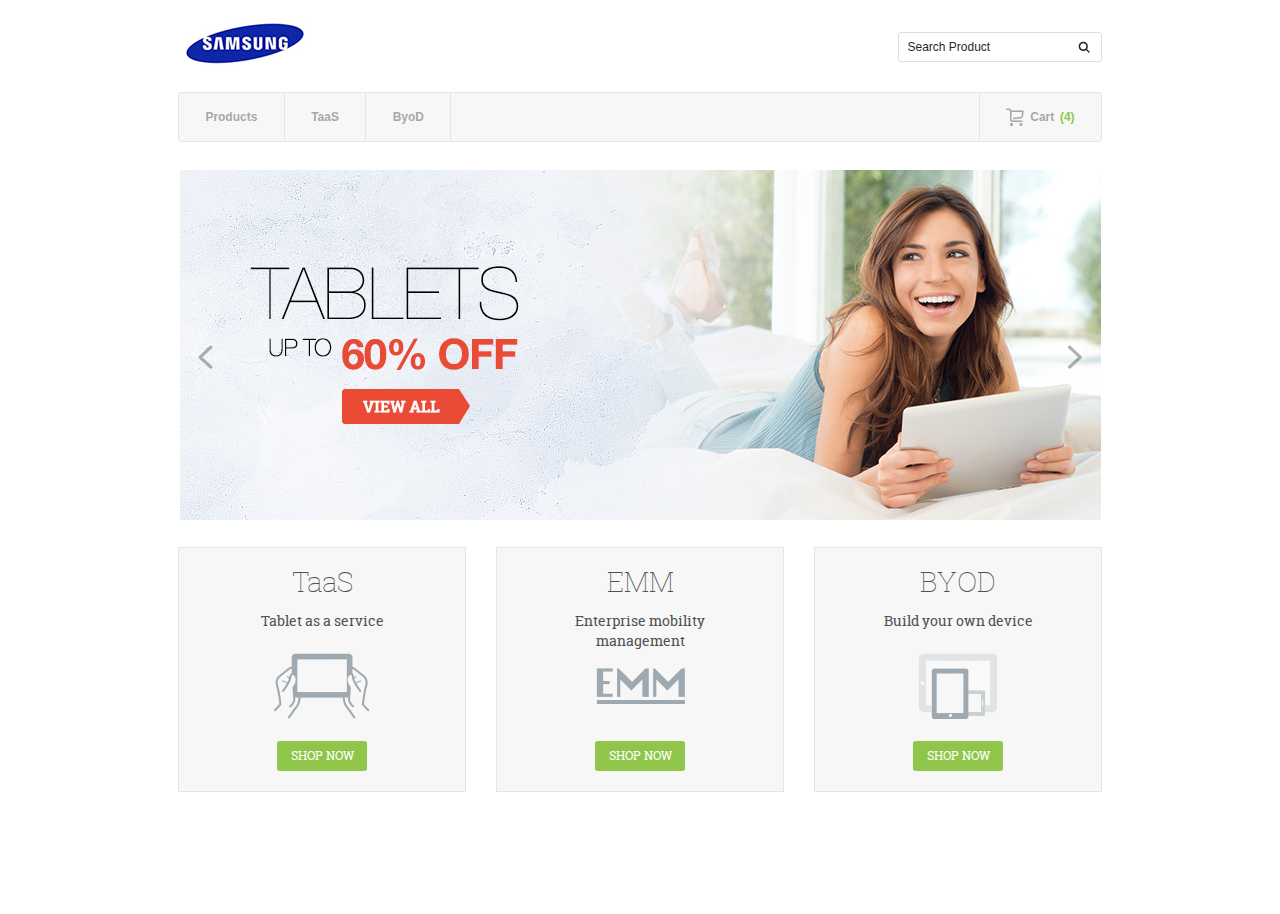
<file: index.html>
<!DOCTYPE html>
<html> 
    <head>
        <title>Homepage</title>
        <meta http-equiv="content-type" content="text/html;charset=utf-8" />
        <meta name="viewport" content="width=device-width, initial-scale=1, maximum-scale=1"/>
        <link href="css/screen.css" rel="stylesheet">
        <script src="js/jquery.min.js"></script>
        <script src="js/main.js"></script>
        <!--[if lt IE 9]>
                <script src="js/html5.js" type="text/javascript"></script>
        <![endif]-->
    </head>
    <body>
        <div id="wraper">
            <header id="header">
                <div id="logo">
                    <a href="index.html">
                        <img src="img/logo.jpg" alt="Site Logo">
                    </a>
                </div>
                <div id="header-search">
                    <div class="form-group inline">
                        <form id="search-form">
                            <input type="search" name="product-search" id="product-search" class="search-wide"  value=""  placeholder="Search Product">
                            <button type="submit" class="icon search-icon"></button>
                        </form>
                    </div>
                </div>
            </header>
            <nav id="global-nav">
                <ul>
                    <li><a href="products.html">Products</a></li>
                    <li><a href="taas.html">TaaS</a></li>
                    <li><a href="">ByoD</a></li>
                    <li class="cart-holder"><a href="cart.html"><span class="icon cart-icon"></span>Cart <span id="cart-qnt"> (4)</span></a></li>
                </ul>
            </nav>
            <div id="main">
                <div id="carousel">
                    <div id="slides">
                        <ul class="row">
                            <li><img src="img/slide1.jpg" alt=""/></li>
                            <li>slide2</li>
                            <li>slide3</li>
                        </ul>
                    </div>
                    <div id="buttons">
                        <a class="left carousel-control" href="#" id="prev">
                            <span class="icon ico-left"></span>
                        </a>
                        <a class="right carousel-control" href="#" id="next">
                            <span class="icon ico-right"></span>
                        </a>
                    </div>
                </div>
                <div class="cols row">
                    <div class="col col3">
                        <h2>TaaS</h2>
                        <div class="text">Tablet as a service</div>
                        <div class="img"><img src="img/taas.png" alt=""></div>
                        <a href="#" class="btn btn-success">SHOP NOW</a>
                    </div>
                    <div class="col col3">
                        <h2>EMM</h2>
                        <div class="text">Enterprise mobility<br/>management</div>
                        <div class="img"><img src="img/emm.png" alt=""></div>
                        <a href="#" class="btn btn-success">SHOP NOW</a>
                    </div>
                    <div class="col col3">
                        <h2>BYOD</h2>
                        <div class="text">Build your own device</div>
                        <div class="img"><img src="img/byod.png" alt=""></div>
                        <a href="#" class="btn btn-success">SHOP NOW</a>
                    </div>
                </div>
            </div>
        </div>

    </body>
</file>
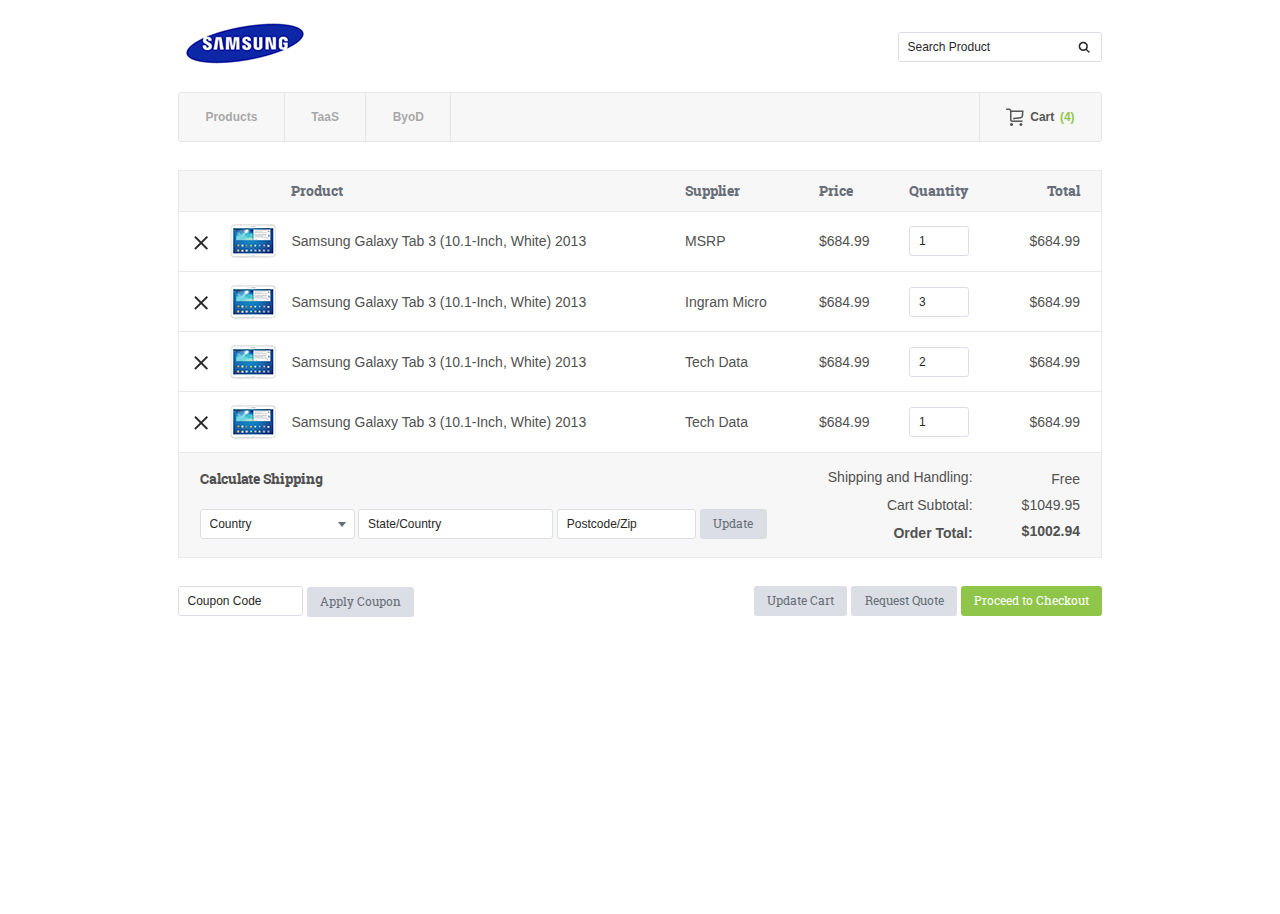
<file: cart.html>
<!DOCTYPE html>
<html> 
<head>
<title>Cart</title>
	<meta http-equiv="content-type" content="text/html;charset=utf-8" />
    <meta name="viewport" content="width=device-width, initial-scale=1, maximum-scale=1"/>
    <link href="css/screen.css" rel="stylesheet">
	<script src="js/jquery.min.js"></script>
	<script src="js/main.js"></script>
	<!--[if lt IE 9]>
		<script src="js/modernizr.js" type="text/javascript"></script>
	<![endif]-->
</head>
<body>
	<div id="wraper">
		<header id="header">
			<div id="logo">
				<a href="index.html">
					<img src="img/logo.jpg" alt="Site Logo">
				</a>
			</div>
			<a href="#" class="link-nav" title="Show navigation"></a>
			<div id="header-search">
				<div class="form-group inline">
					<form id="search-form">
						<input type="search" name="product-search" id="product-search" class="search-wide"  value=""  placeholder="Search Product">
						<button type="submit" class="icon search-icon"></button>
					</form>
				</div>
			</div>
		</header>
		<nav id="global-nav">
			<ul>
				<li><a href="products.html">Products</a></li>
				<li><a href="taas.html">TaaS</a></li>
				<li><a href="">ByoD</a></li>
				<li class="cart-holder active"><a href="cart.html"><span class="icon cart-icon"></span>Cart <span id="cart-qnt"> (4)</span></a></li>
			</ul>
		</nav>
		<div id="main">
			<div id="content" class="full-width">
				<div class="table-wraper">
					<table class="table-base table-cart">
						<thead>
							<tr>
								<th scope="col" class="remove-column">&nbsp;</th>
								<th scope="col" class="thumb-column">&nbsp;</th>
								<th scope="col" class="product-column">Product</th>
								<th scope="col" class="supplier-column">Supplier</th>
								<th scope="col" class="price-column">Price</th>
								<th scope="col" class="qty-column">Quantity</th>
								<th scope="col" class="total-column">Total</th>
							</tr>
						</thead>
						<tbody>
							<tr>
								<td class="remove-column"><a href=""><span class="icon remove-icon"></span></td>
								<td class="thumb-column"><a href="product.html"><img src="img/galaxy-tab-tiny.jpg" alt="Samsung Galaxy Tab 3 (10.1-Inch, White) 2013"></a></td>
								<td class="product-column"><a href="product.html">Samsung Galaxy Tab 3 (10.1-Inch, White) 2013</a></td>
								<td class="supplier-column">MSRP</td>
								<td class="price-column">$684.99</td>
								<td class="qty-column"><input type="number" min="0" name="product-1-qty" id="product-1-qty" class="qty-cart" value="1"></td>
								<td class="total-column">$684.99</td>
							</tr>
							<tr>
								<td class="remove-column"><a href=""><span class="icon remove-icon"></span></td>
								<td class="thumb-column"><a href="product.html"><img src="img/galaxy-tab-tiny.jpg" alt="Samsung Galaxy Tab 3 (10.1-Inch, White) 2013"></a></td>
								<td class="product-column"><a href="product.html">Samsung Galaxy Tab 3 (10.1-Inch, White) 2013</a></td>
								<td class="supplier-column">Ingram Micro</td>
								<td class="price-column">$684.99</td>
								<td class="qty-column"><input type="number" min="0" name="product-2-qty" id="product-2-qty" class="qty-cart" value="3"></td>
								<td class="total-column">$684.99</td>
							</tr>
							<tr>
								<td class="remove-column"><a href=""><span class="icon remove-icon"></span></td>
								<td class="thumb-column"><a href="product.html"><img src="img/galaxy-tab-tiny.jpg" alt="Samsung Galaxy Tab 3 (10.1-Inch, White) 2013"></a></td>
								<td class="product-column"><a href="product.html">Samsung Galaxy Tab 3 (10.1-Inch, White) 2013</a></td>
								<td class="supplier-column">Tech Data</td>
								<td class="price-column">$684.99</td>
								<td class="qty-column"><input type="number" min="0" name="product-3-qty" id="product-3-qty" class="qty-cart" value="2"></td>
								<td class="total-column">$684.99</td>
							</tr>
							<tr>
								<td class="remove-column"><a href=""><span class="icon remove-icon"></span></td>
								<td class="thumb-column"><a href="product.html"><img src="img/galaxy-tab-tiny.jpg" alt="Samsung Galaxy Tab 3 (10.1-Inch, White) 2013"></a></td>
								<td class="product-column"><a href="product.html">Samsung Galaxy Tab 3 (10.1-Inch, White) 2013</a></td>
								<td class="supplier-column">Tech Data</td>
								<td class="price-column">$684.99</td>
								<td class="qty-column"><input type="number" min="0" name="product-4-qty" id="product-4-qty" class="qty-cart" value="1"></td>
								<td class="total-column">$684.99</td>
							</tr>
						</tbody>
						<tfoot>
							<tr>
								<td colspan="4"><h3>Calculate Shipping</h3></td>
								<td class="order-total-column" colspan="2" >Shipping and Handling:</td>
								<td class="order-price-column" colspan="1" >Free</td>
							</tr>
							<tr>
								<td colspan="4" rowspan="2">
									<div class="form-group inline">
										<select name="shipping-country" id="shipping-country" class="customize-input  customize-select">
											<option value="-1" selected>Country</option>
											<option value="AF">Afghanistan</option>
											<option value="AX">Åland Islands</option>
											<option value="AL">Albania</option>
											<option value="DZ">Algeria</option>
											<option value="AS">American Samoa</option>
											<option value="AD">Andorra</option>
											<option value="AO">Angola</option>
											<option value="AI">Anguilla</option>
											<option value="AQ">Antarctica</option>
											<option value="AG">Antigua and Barbuda</option>
											<option value="AR">Argentina</option>
											<option value="AM">Armenia</option>
											<option value="AW">Aruba</option>
											<option value="AU">Australia</option>
											<option value="AT">Austria</option>
											<option value="AZ">Azerbaijan</option>
											<option value="BS">Bahamas</option>
											<option value="BH">Bahrain</option>
											<option value="BD">Bangladesh</option>
											<option value="BB">Barbados</option>
											<option value="BY">Belarus</option>
											<option value="BE">Belgium</option>
											<option value="BZ">Belize</option>
											<option value="BJ">Benin</option>
											<option value="BM">Bermuda</option>
											<option value="BT">Bhutan</option>
											<option value="BO">Bolivia, Plurinational State of</option>
											<option value="BQ">Bonaire, Sint Eustatius and Saba</option>
											<option value="BA">Bosnia and Herzegovina</option>
											<option value="BW">Botswana</option>
											<option value="BV">Bouvet Island</option>
											<option value="BR">Brazil</option>
											<option value="IO">British Indian Ocean Territory</option>
											<option value="BN">Brunei Darussalam</option>
											<option value="BG">Bulgaria</option>
											<option value="BF">Burkina Faso</option>
											<option value="BI">Burundi</option>
											<option value="KH">Cambodia</option>
											<option value="CM">Cameroon</option>
											<option value="CA">Canada</option>
											<option value="CV">Cape Verde</option>
											<option value="KY">Cayman Islands</option>
											<option value="CF">Central African Republic</option>
											<option value="TD">Chad</option>
											<option value="CL">Chile</option>
											<option value="CN">China</option>
											<option value="CX">Christmas Island</option>
											<option value="CC">Cocos (Keeling) Islands</option>
											<option value="CO">Colombia</option>
											<option value="KM">Comoros</option>
											<option value="CG">Congo</option>
											<option value="CD">Congo, the Democratic Republic of the</option>
											<option value="CK">Cook Islands</option>
											<option value="CR">Costa Rica</option>
											<option value="CI">Côte d'Ivoire</option>
											<option value="HR">Croatia</option>
											<option value="CU">Cuba</option>
											<option value="CW">Curaçao</option>
											<option value="CY">Cyprus</option>
											<option value="CZ">Czech Republic</option>
											<option value="DK">Denmark</option>
											<option value="DJ">Djibouti</option>
											<option value="DM">Dominica</option>
											<option value="DO">Dominican Republic</option>
											<option value="EC">Ecuador</option>
											<option value="EG">Egypt</option>
											<option value="SV">El Salvador</option>
											<option value="GQ">Equatorial Guinea</option>
											<option value="ER">Eritrea</option>
											<option value="EE">Estonia</option>
											<option value="ET">Ethiopia</option>
											<option value="FK">Falkland Islands (Malvinas)</option>
											<option value="FO">Faroe Islands</option>
											<option value="FJ">Fiji</option>
											<option value="FI">Finland</option>
											<option value="FR">France</option>
											<option value="GF">French Guiana</option>
											<option value="PF">French Polynesia</option>
											<option value="TF">French Southern Territories</option>
											<option value="GA">Gabon</option>
											<option value="GM">Gambia</option>
											<option value="GE">Georgia</option>
											<option value="DE">Germany</option>
											<option value="GH">Ghana</option>
											<option value="GI">Gibraltar</option>
											<option value="GR">Greece</option>
											<option value="GL">Greenland</option>
											<option value="GD">Grenada</option>
											<option value="GP">Guadeloupe</option>
											<option value="GU">Guam</option>
											<option value="GT">Guatemala</option>
											<option value="GG">Guernsey</option>
											<option value="GN">Guinea</option>
											<option value="GW">Guinea-Bissau</option>
											<option value="GY">Guyana</option>
											<option value="HT">Haiti</option>
											<option value="HM">Heard Island and McDonald Islands</option>
											<option value="VA">Holy See (Vatican City State)</option>
											<option value="HN">Honduras</option>
											<option value="HK">Hong Kong</option>
											<option value="HU">Hungary</option>
											<option value="IS">Iceland</option>
											<option value="IN">India</option>
											<option value="ID">Indonesia</option>
											<option value="IR">Iran, Islamic Republic of</option>
											<option value="IQ">Iraq</option>
											<option value="IE">Ireland</option>
											<option value="IM">Isle of Man</option>
											<option value="IL">Israel</option>
											<option value="IT">Italy</option>
											<option value="JM">Jamaica</option>
											<option value="JP">Japan</option>
											<option value="JE">Jersey</option>
											<option value="JO">Jordan</option>
											<option value="KZ">Kazakhstan</option>
											<option value="KE">Kenya</option>
											<option value="KI">Kiribati</option>
											<option value="KP">Korea, Democratic People's Republic of</option>
											<option value="KR">Korea, Republic of</option>
											<option value="KW">Kuwait</option>
											<option value="KG">Kyrgyzstan</option>
											<option value="LA">Lao People's Democratic Republic</option>
											<option value="LV">Latvia</option>
											<option value="LB">Lebanon</option>
											<option value="LS">Lesotho</option>
											<option value="LR">Liberia</option>
											<option value="LY">Libya</option>
											<option value="LI">Liechtenstein</option>
											<option value="LT">Lithuania</option>
											<option value="LU">Luxembourg</option>
											<option value="MO">Macao</option>
											<option value="MK">Macedonia, the former Yugoslav Republic of</option>
											<option value="MG">Madagascar</option>
											<option value="MW">Malawi</option>
											<option value="MY">Malaysia</option>
											<option value="MV">Maldives</option>
											<option value="ML">Mali</option>
											<option value="MT">Malta</option>
											<option value="MH">Marshall Islands</option>
											<option value="MQ">Martinique</option>
											<option value="MR">Mauritania</option>
											<option value="MU">Mauritius</option>
											<option value="YT">Mayotte</option>
											<option value="MX">Mexico</option>
											<option value="FM">Micronesia, Federated States of</option>
											<option value="MD">Moldova, Republic of</option>
											<option value="MC">Monaco</option>
											<option value="MN">Mongolia</option>
											<option value="ME">Montenegro</option>
											<option value="MS">Montserrat</option>
											<option value="MA">Morocco</option>
											<option value="MZ">Mozambique</option>
											<option value="MM">Myanmar</option>
											<option value="NA">Namibia</option>
											<option value="NR">Nauru</option>
											<option value="NP">Nepal</option>
											<option value="NL">Netherlands</option>
											<option value="NC">New Caledonia</option>
											<option value="NZ">New Zealand</option>
											<option value="NI">Nicaragua</option>
											<option value="NE">Niger</option>
											<option value="NG">Nigeria</option>
											<option value="NU">Niue</option>
											<option value="NF">Norfolk Island</option>
											<option value="MP">Northern Mariana Islands</option>
											<option value="NO">Norway</option>
											<option value="OM">Oman</option>
											<option value="PK">Pakistan</option>
											<option value="PW">Palau</option>
											<option value="PS">Palestinian Territory, Occupied</option>
											<option value="PA">Panama</option>
											<option value="PG">Papua New Guinea</option>
											<option value="PY">Paraguay</option>
											<option value="PE">Peru</option>
											<option value="PH">Philippines</option>
											<option value="PN">Pitcairn</option>
											<option value="PL">Poland</option>
											<option value="PT">Portugal</option>
											<option value="PR">Puerto Rico</option>
											<option value="QA">Qatar</option>
											<option value="RE">Réunion</option>
											<option value="RO">Romania</option>
											<option value="RU">Russian Federation</option>
											<option value="RW">Rwanda</option>
											<option value="BL">Saint Barthélemy</option>
											<option value="SH">Saint Helena, Ascension and Tristan da Cunha</option>
											<option value="KN">Saint Kitts and Nevis</option>
											<option value="LC">Saint Lucia</option>
											<option value="MF">Saint Martin (French part)</option>
											<option value="PM">Saint Pierre and Miquelon</option>
											<option value="VC">Saint Vincent and the Grenadines</option>
											<option value="WS">Samoa</option>
											<option value="SM">San Marino</option>
											<option value="ST">Sao Tome and Principe</option>
											<option value="SA">Saudi Arabia</option>
											<option value="SN">Senegal</option>
											<option value="RS">Serbia</option>
											<option value="SC">Seychelles</option>
											<option value="SL">Sierra Leone</option>
											<option value="SG">Singapore</option>
											<option value="SX">Sint Maarten (Dutch part)</option>
											<option value="SK">Slovakia</option>
											<option value="SI">Slovenia</option>
											<option value="SB">Solomon Islands</option>
											<option value="SO">Somalia</option>
											<option value="ZA">South Africa</option>
											<option value="GS">South Georgia and the South Sandwich Islands</option>
											<option value="SS">South Sudan</option>
											<option value="ES">Spain</option>
											<option value="LK">Sri Lanka</option>
											<option value="SD">Sudan</option>
											<option value="SR">Suriname</option>
											<option value="SJ">Svalbard and Jan Mayen</option>
											<option value="SZ">Swaziland</option>
											<option value="SE">Sweden</option>
											<option value="CH">Switzerland</option>
											<option value="SY">Syrian Arab Republic</option>
											<option value="TW">Taiwan, Province of China</option>
											<option value="TJ">Tajikistan</option>
											<option value="TZ">Tanzania, United Republic of</option>
											<option value="TH">Thailand</option>
											<option value="TL">Timor-Leste</option>
											<option value="TG">Togo</option>
											<option value="TK">Tokelau</option>
											<option value="TO">Tonga</option>
											<option value="TT">Trinidad and Tobago</option>
											<option value="TN">Tunisia</option>
											<option value="TR">Turkey</option>
											<option value="TM">Turkmenistan</option>
											<option value="TC">Turks and Caicos Islands</option>
											<option value="TV">Tuvalu</option>
											<option value="UG">Uganda</option>
											<option value="UA">Ukraine</option>
											<option value="AE">United Arab Emirates</option>
											<option value="GB">United Kingdom</option>
											<option value="US">United States</option>
											<option value="UM">United States Minor Outlying Islands</option>
											<option value="UY">Uruguay</option>
											<option value="UZ">Uzbekistan</option>
											<option value="VU">Vanuatu</option>
											<option value="VE">Venezuela, Bolivarian Republic of</option>
											<option value="VN">Viet Nam</option>
											<option value="VG">Virgin Islands, British</option>
											<option value="VI">Virgin Islands, U.S.</option>
											<option value="WF">Wallis and Futuna</option>
											<option value="EH">Western Sahara</option>
											<option value="YE">Yemen</option>
											<option value="ZM">Zambia</option>
											<option value="ZW">Zimbabwe</option>					
										</select>						
									</div>
									<input id="shipping-state" type="text" name="shipping-state" value="" size="23" class="customize-input" placeholder="State/Country">
									<input id="shipping-state" type="text" name="shipping-state" value="" size="15" class="customize-input" placeholder="Postcode/Zip">
									<input type="submit" name="update-shipping" id="update-shipping" class="btn grey-btn" value="Update">
								</td>
								<td class="order-total-column" colspan="2" >Cart Subtotal:</td>
								<td class="order-price-column" colspan="1" >$1049.95</td>
							</tr>
							<tr class="total-row">
								<td class="order-total-column bold" colspan="2" >Order Total:</td>
								<td class="order-price-column bold" colspan="1" >$1002.94</td>
							</tr>
						</tfoot>
					</table>
				</div>
				<div class="row">
					<div class="float-left" style="margin-top: 2em;">
						<input id="coupon-code" type="text" name="coupon-code" value="" size="13" class="customize-input" placeholder="Coupon Code">
						<input type="submit" name="apply-coupon" id="apply-coupon" class="btn  grey-btn" value="Apply Coupon">
					</div>
					<div class="float-right" style="margin-top: 2em;">
						<input type="submit" name="update-cart" id="update-cart" class="btn grey-btn" value="Update Cart">
						<a href="" class="btn grey-btn">Request Quote</a>
						<input type="submit" name="sumbit-order" id="sumbit-order" class="btn" value="Proceed to Checkout" onclick="javascript: location.href='checkout.html'">
					</div>
				</div>
		</div>
	</div>
</body>
</file>
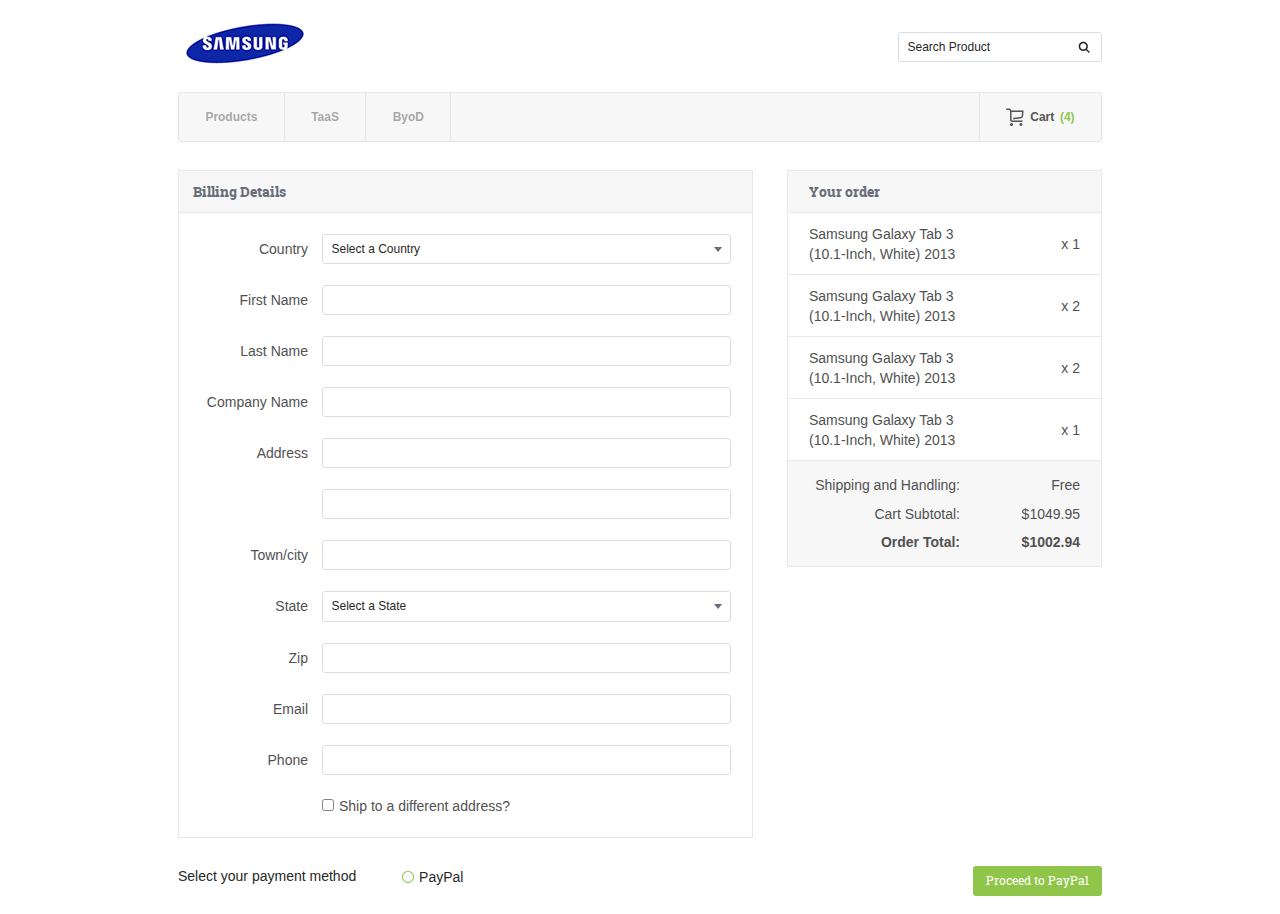
<file: checkout.html>
<!DOCTYPE html>
<html> 
<head>
<title>Checkout</title>
	<meta http-equiv="content-type" content="text/html;charset=utf-8" />
    <meta name="viewport" content="width=device-width, initial-scale=1, maximum-scale=1"/>
    <link href="css/screen.css" rel="stylesheet">
	<script src="js/jquery.min.js"></script>
	<script src="js/main.js"></script>
	<!--[if lt IE 9]>
		<script src="js/modernizr.js" type="text/javascript"></script>
	<![endif]-->
</head>
<body>
	<div id="wraper">
		<header id="header">
			<div id="logo">
                   <a href="index.html">
					<img src="img/logo.jpg" alt="Site Logo">
				</a>
			</div>
			<a href="#" class="link-nav" title="Show navigation"></a>
			<div id="header-search">
				<div class="form-group inline">
					<form id="search-form">
						<input type="search" name="product-search" id="product-search" class="search-wide"  value=""  placeholder="Search Product">
						<button type="submit" class="icon search-icon"></button>
					</form>
				</div>
			</div>
		</header>
		<nav id="global-nav">
			<ul>
				<li><a href="products.html">Products</a></li>
				<li><a href="taas.html">TaaS</a></li>
				<li><a href="">ByoD</a></li>
				<li class="cart-holder active"><a href="cart.html"><span class="icon cart-icon"></span>Cart <span id="cart-qnt"> (4)</span></a></li>
			</ul>
		</nav>
		<div id="main">
			<div id="content" class="full-width">
				<form>
					<div class="row">
						<div class="table-wraper float-left">
							<table class="table-base table-billing">
								<thead>
									<tr>
										<th colspan="2" class="billing-column">Billing Details</th>
									</tr>
								</thead>
								<tbody>
									<tr>
										<td class="name-column">Country</td>
										<td class="input-column">
											<div class="form-group">
												<select name="billing-country" id="billing-country" class="customize-input  customize-select">
													<option value="-1" selected>Select a Country</option>
													<option value="AF">Afghanistan</option>
													<option value="AX">Åland Islands</option>
													<option value="AL">Albania</option>
													<option value="DZ">Algeria</option>
													<option value="AS">American Samoa</option>
													<option value="AD">Andorra</option>
													<option value="AO">Angola</option>
													<option value="AI">Anguilla</option>
													<option value="AQ">Antarctica</option>
													<option value="AG">Antigua and Barbuda</option>
													<option value="AR">Argentina</option>
													<option value="AM">Armenia</option>
													<option value="AW">Aruba</option>
													<option value="AU">Australia</option>
													<option value="AT">Austria</option>
													<option value="AZ">Azerbaijan</option>
													<option value="BS">Bahamas</option>
													<option value="BH">Bahrain</option>
													<option value="BD">Bangladesh</option>
													<option value="BB">Barbados</option>
													<option value="BY">Belarus</option>
													<option value="BE">Belgium</option>
													<option value="BZ">Belize</option>
													<option value="BJ">Benin</option>
													<option value="BM">Bermuda</option>
													<option value="BT">Bhutan</option>
													<option value="BO">Bolivia, Plurinational State of</option>
													<option value="BQ">Bonaire, Sint Eustatius and Saba</option>
													<option value="BA">Bosnia and Herzegovina</option>
													<option value="BW">Botswana</option>
													<option value="BV">Bouvet Island</option>
													<option value="BR">Brazil</option>
													<option value="IO">British Indian Ocean Territory</option>
													<option value="BN">Brunei Darussalam</option>
													<option value="BG">Bulgaria</option>
													<option value="BF">Burkina Faso</option>
													<option value="BI">Burundi</option>
													<option value="KH">Cambodia</option>
													<option value="CM">Cameroon</option>
													<option value="CA">Canada</option>
													<option value="CV">Cape Verde</option>
													<option value="KY">Cayman Islands</option>
													<option value="CF">Central African Republic</option>
													<option value="TD">Chad</option>
													<option value="CL">Chile</option>
													<option value="CN">China</option>
													<option value="CX">Christmas Island</option>
													<option value="CC">Cocos (Keeling) Islands</option>
													<option value="CO">Colombia</option>
													<option value="KM">Comoros</option>
													<option value="CG">Congo</option>
													<option value="CD">Congo, the Democratic Republic of the</option>
													<option value="CK">Cook Islands</option>
													<option value="CR">Costa Rica</option>
													<option value="CI">Côte d'Ivoire</option>
													<option value="HR">Croatia</option>
													<option value="CU">Cuba</option>
													<option value="CW">Curaçao</option>
													<option value="CY">Cyprus</option>
													<option value="CZ">Czech Republic</option>
													<option value="DK">Denmark</option>
													<option value="DJ">Djibouti</option>
													<option value="DM">Dominica</option>
													<option value="DO">Dominican Republic</option>
													<option value="EC">Ecuador</option>
													<option value="EG">Egypt</option>
													<option value="SV">El Salvador</option>
													<option value="GQ">Equatorial Guinea</option>
													<option value="ER">Eritrea</option>
													<option value="EE">Estonia</option>
													<option value="ET">Ethiopia</option>
													<option value="FK">Falkland Islands (Malvinas)</option>
													<option value="FO">Faroe Islands</option>
													<option value="FJ">Fiji</option>
													<option value="FI">Finland</option>
													<option value="FR">France</option>
													<option value="GF">French Guiana</option>
													<option value="PF">French Polynesia</option>
													<option value="TF">French Southern Territories</option>
													<option value="GA">Gabon</option>
													<option value="GM">Gambia</option>
													<option value="GE">Georgia</option>
													<option value="DE">Germany</option>
													<option value="GH">Ghana</option>
													<option value="GI">Gibraltar</option>
													<option value="GR">Greece</option>
													<option value="GL">Greenland</option>
													<option value="GD">Grenada</option>
													<option value="GP">Guadeloupe</option>
													<option value="GU">Guam</option>
													<option value="GT">Guatemala</option>
													<option value="GG">Guernsey</option>
													<option value="GN">Guinea</option>
													<option value="GW">Guinea-Bissau</option>
													<option value="GY">Guyana</option>
													<option value="HT">Haiti</option>
													<option value="HM">Heard Island and McDonald Islands</option>
													<option value="VA">Holy See (Vatican City State)</option>
													<option value="HN">Honduras</option>
													<option value="HK">Hong Kong</option>
													<option value="HU">Hungary</option>
													<option value="IS">Iceland</option>
													<option value="IN">India</option>
													<option value="ID">Indonesia</option>
													<option value="IR">Iran, Islamic Republic of</option>
													<option value="IQ">Iraq</option>
													<option value="IE">Ireland</option>
													<option value="IM">Isle of Man</option>
													<option value="IL">Israel</option>
													<option value="IT">Italy</option>
													<option value="JM">Jamaica</option>
													<option value="JP">Japan</option>
													<option value="JE">Jersey</option>
													<option value="JO">Jordan</option>
													<option value="KZ">Kazakhstan</option>
													<option value="KE">Kenya</option>
													<option value="KI">Kiribati</option>
													<option value="KP">Korea, Democratic People's Republic of</option>
													<option value="KR">Korea, Republic of</option>
													<option value="KW">Kuwait</option>
													<option value="KG">Kyrgyzstan</option>
													<option value="LA">Lao People's Democratic Republic</option>
													<option value="LV">Latvia</option>
													<option value="LB">Lebanon</option>
													<option value="LS">Lesotho</option>
													<option value="LR">Liberia</option>
													<option value="LY">Libya</option>
													<option value="LI">Liechtenstein</option>
													<option value="LT">Lithuania</option>
													<option value="LU">Luxembourg</option>
													<option value="MO">Macao</option>
													<option value="MK">Macedonia, the former Yugoslav Republic of</option>
													<option value="MG">Madagascar</option>
													<option value="MW">Malawi</option>
													<option value="MY">Malaysia</option>
													<option value="MV">Maldives</option>
													<option value="ML">Mali</option>
													<option value="MT">Malta</option>
													<option value="MH">Marshall Islands</option>
													<option value="MQ">Martinique</option>
													<option value="MR">Mauritania</option>
													<option value="MU">Mauritius</option>
													<option value="YT">Mayotte</option>
													<option value="MX">Mexico</option>
													<option value="FM">Micronesia, Federated States of</option>
													<option value="MD">Moldova, Republic of</option>
													<option value="MC">Monaco</option>
													<option value="MN">Mongolia</option>
													<option value="ME">Montenegro</option>
													<option value="MS">Montserrat</option>
													<option value="MA">Morocco</option>
													<option value="MZ">Mozambique</option>
													<option value="MM">Myanmar</option>
													<option value="NA">Namibia</option>
													<option value="NR">Nauru</option>
													<option value="NP">Nepal</option>
													<option value="NL">Netherlands</option>
													<option value="NC">New Caledonia</option>
													<option value="NZ">New Zealand</option>
													<option value="NI">Nicaragua</option>
													<option value="NE">Niger</option>
													<option value="NG">Nigeria</option>
													<option value="NU">Niue</option>
													<option value="NF">Norfolk Island</option>
													<option value="MP">Northern Mariana Islands</option>
													<option value="NO">Norway</option>
													<option value="OM">Oman</option>
													<option value="PK">Pakistan</option>
													<option value="PW">Palau</option>
													<option value="PS">Palestinian Territory, Occupied</option>
													<option value="PA">Panama</option>
													<option value="PG">Papua New Guinea</option>
													<option value="PY">Paraguay</option>
													<option value="PE">Peru</option>
													<option value="PH">Philippines</option>
													<option value="PN">Pitcairn</option>
													<option value="PL">Poland</option>
													<option value="PT">Portugal</option>
													<option value="PR">Puerto Rico</option>
													<option value="QA">Qatar</option>
													<option value="RE">Réunion</option>
													<option value="RO">Romania</option>
													<option value="RU">Russian Federation</option>
													<option value="RW">Rwanda</option>
													<option value="BL">Saint Barthélemy</option>
													<option value="SH">Saint Helena, Ascension and Tristan da Cunha</option>
													<option value="KN">Saint Kitts and Nevis</option>
													<option value="LC">Saint Lucia</option>
													<option value="MF">Saint Martin (French part)</option>
													<option value="PM">Saint Pierre and Miquelon</option>
													<option value="VC">Saint Vincent and the Grenadines</option>
													<option value="WS">Samoa</option>
													<option value="SM">San Marino</option>
													<option value="ST">Sao Tome and Principe</option>
													<option value="SA">Saudi Arabia</option>
													<option value="SN">Senegal</option>
													<option value="RS">Serbia</option>
													<option value="SC">Seychelles</option>
													<option value="SL">Sierra Leone</option>
													<option value="SG">Singapore</option>
													<option value="SX">Sint Maarten (Dutch part)</option>
													<option value="SK">Slovakia</option>
													<option value="SI">Slovenia</option>
													<option value="SB">Solomon Islands</option>
													<option value="SO">Somalia</option>
													<option value="ZA">South Africa</option>
													<option value="GS">South Georgia and the South Sandwich Islands</option>
													<option value="SS">South Sudan</option>
													<option value="ES">Spain</option>
													<option value="LK">Sri Lanka</option>
													<option value="SD">Sudan</option>
													<option value="SR">Suriname</option>
													<option value="SJ">Svalbard and Jan Mayen</option>
													<option value="SZ">Swaziland</option>
													<option value="SE">Sweden</option>
													<option value="CH">Switzerland</option>
													<option value="SY">Syrian Arab Republic</option>
													<option value="TW">Taiwan, Province of China</option>
													<option value="TJ">Tajikistan</option>
													<option value="TZ">Tanzania, United Republic of</option>
													<option value="TH">Thailand</option>
													<option value="TL">Timor-Leste</option>
													<option value="TG">Togo</option>
													<option value="TK">Tokelau</option>
													<option value="TO">Tonga</option>
													<option value="TT">Trinidad and Tobago</option>
													<option value="TN">Tunisia</option>
													<option value="TR">Turkey</option>
													<option value="TM">Turkmenistan</option>
													<option value="TC">Turks and Caicos Islands</option>
													<option value="TV">Tuvalu</option>
													<option value="UG">Uganda</option>
													<option value="UA">Ukraine</option>
													<option value="AE">United Arab Emirates</option>
													<option value="GB">United Kingdom</option>
													<option value="US">United States</option>
													<option value="UM">United States Minor Outlying Islands</option>
													<option value="UY">Uruguay</option>
													<option value="UZ">Uzbekistan</option>
													<option value="VU">Vanuatu</option>
													<option value="VE">Venezuela, Bolivarian Republic of</option>
													<option value="VN">Viet Nam</option>
													<option value="VG">Virgin Islands, British</option>
													<option value="VI">Virgin Islands, U.S.</option>
													<option value="WF">Wallis and Futuna</option>
													<option value="EH">Western Sahara</option>
													<option value="YE">Yemen</option>
													<option value="ZM">Zambia</option>
													<option value="ZW">Zimbabwe</option>					
												</select>							
											</div>
										</td>
									</tr>
									<tr>
										<td class="name-column">First Name</td>
										<td class="input-column"><input id="billing-first-name" type="text" name="billing-first-name" value="" size="50" class="customize-input" placeholder=""></td>
									</tr>
									<tr>
										<td class="name-column">Last Name</td>
										<td class="input-column"><input id="billing-last-name" type="text" name="billing-last-name" value="" size="50" class="customize-input" placeholder=""></td>
									</tr>
									<tr>
										<td class="name-column">Company Name</td>
										<td class="input-column"><input id="billing-company-name" type="text" name="billing-company-name" value="" size="50" class="customize-input" placeholder=""></td>
									</tr>
									<tr>
										<td class="name-column">Address</td>
										<td class="input-column">
											<input id="billing-addr" type="text" name="billing-addr" value="" size="50" class="customize-input" placeholder="">
										</td>
									</tr>
									<tr>
										<td class="name-column">&nbsp;</td>
										<td class="input-column">
											<input id="billing-addr-more" type="text" name="billing-addr-more" value="" size="50" class="customize-input" placeholder="">
										</td>
									</tr>
									<tr>
										<td class="name-column">Town/city</td>
										<td class="input-column">
											<input id="billing-city" type="text" name="billing-city" value="" size="50" class="customize-input" placeholder="">
										</td>
									</tr>
									<tr>
										<td class="name-column">State</td>
										<td class="input-column">
											<div class="form-group">
												<select name="billing-state" id="billing-state" class="customize-input  customize-select">
													<option value="" selected="selected">Select a State</option> 
														<option value="AL">Alabama</option> 
														<option value="AK">Alaska</option> 
														<option value="AZ">Arizona</option> 
														<option value="AR">Arkansas</option> 
														<option value="CA">California</option> 
														<option value="CO">Colorado</option> 
														<option value="CT">Connecticut</option> 
														<option value="DE">Delaware</option> 
														<option value="DC">District Of Columbia</option> 
														<option value="FL">Florida</option> 
														<option value="GA">Georgia</option> 
														<option value="HI">Hawaii</option> 
														<option value="ID">Idaho</option> 
														<option value="IL">Illinois</option> 
														<option value="IN">Indiana</option> 
														<option value="IA">Iowa</option> 
														<option value="KS">Kansas</option> 
														<option value="KY">Kentucky</option> 
														<option value="LA">Louisiana</option> 
														<option value="ME">Maine</option> 
														<option value="MD">Maryland</option> 
														<option value="MA">Massachusetts</option> 
														<option value="MI">Michigan</option> 
														<option value="MN">Minnesota</option> 
														<option value="MS">Mississippi</option> 
														<option value="MO">Missouri</option> 
														<option value="MT">Montana</option> 
														<option value="NE">Nebraska</option> 
														<option value="NV">Nevada</option> 
														<option value="NH">New Hampshire</option> 
														<option value="NJ">New Jersey</option> 
														<option value="NM">New Mexico</option> 
														<option value="NY">New York</option> 
														<option value="NC">North Carolina</option> 
														<option value="ND">North Dakota</option> 
														<option value="OH">Ohio</option> 
														<option value="OK">Oklahoma</option> 
														<option value="OR">Oregon</option> 
														<option value="PA">Pennsylvania</option> 
														<option value="RI">Rhode Island</option> 
														<option value="SC">South Carolina</option> 
														<option value="SD">South Dakota</option> 
														<option value="TN">Tennessee</option> 
														<option value="TX">Texas</option> 
														<option value="UT">Utah</option> 
														<option value="VT">Vermont</option> 
														<option value="VA">Virginia</option> 
														<option value="WA">Washington</option> 
														<option value="WV">West Virginia</option> 
														<option value="WI">Wisconsin</option> 
														<option value="WY">Wyoming</option>				
												</select>							
											</div>
										</td>
									</tr>
									<tr>
										<td class="name-column">Zip</td>
										<td class="input-column">
											<input id="billing-zip" type="text" name="billing-zip" value="" size="50" class="customize-input" placeholder="">
										</td>
									</tr>
									<tr>
										<td class="name-column">Email</td>
										<td class="input-column">
											<input id="billing-email" type="text" name="billing-email" value="" size="50" class="customize-input" placeholder="">
										</td>
									</tr>
									<tr>
										<td class="name-column">Phone</td>
										<td class="input-column">
											<input id="billing-phone" type="text" name="billing-phone" value="" size="50" class="customize-input" placeholder="">
										</td>
									</tr>
									<tr>
										<td class="name-column">&nbsp;</td>
										<td class="input-column">
											<input name="shipping-dif" id="shipping-dif" class="checkbox" type="checkbox" value="shipping-dif">
											<label for="shipping-dif" class="checkbox-label">Ship to a different address?</label>
										</td>
									</tr>
								</tbody>
							</table>
						</div>
						<div class="table-wraper float-right">
							<table class="table-base table-order">
								<thead>
									<tr>
										<th colspan="2" class="order-column">Your order</th>
									</tr>
								</thead>
								<tbody>
									<tr>
										<td class="name-column">Samsung Galaxy Tab 3 (10.1-Inch, White) 2013</td>
										<td class="qty-column">x 1</td>
									</tr>
									<tr>
										<td class="name-column">Samsung Galaxy Tab 3 (10.1-Inch, White) 2013</td>
										<td class="qty-column">x 2</td>
									</tr>
									<tr>
										<td class="name-column">Samsung Galaxy Tab 3 (10.1-Inch, White) 2013</td>
										<td class="qty-column">x 2</td>
									</tr>
									<tr>
										<td class="name-column">Samsung Galaxy Tab 3 (10.1-Inch, White) 2013</td>
										<td class="qty-column">x 1</td>
									</tr>
								</tbody>
								<tfoot>
								<tr>
									<td class="order-product-column">Shipping and Handling:</td>
									<td class="order-qty-column">Free</td>
								</tr>
									<td class="order-product-column">Cart Subtotal:</td>
									<td class="order-qty-column">$1049.95</td>
								</tr>
								<tr class="total-row">
									<td class="order-product-column bold">Order Total:</td>
									<td class="order-qty-column bold">$1002.94</td>
								</tr>
							</tfoot>
							</table>
						</div>
					</div>
					<div class="row">
						<div class="table-wraper">
							<table class="table-base table-shipping">
								<thead>
									<tr>
										<th colspan="2" class="shipping-column">Ship to a different address</th>
									</tr>
								</thead>
								<tbody>
									<tr>
										<td class="name-column">Country</td>
										<td class="input-column">
											<div class="form-group">
												<select name="shipping-country" id="shipping-country" class="customize-input  customize-select">
													<option value="-1" selected>Select a Country</option>
													<option value="AF">Afghanistan</option>
													<option value="AX">Åland Islands</option>
													<option value="AL">Albania</option>
													<option value="DZ">Algeria</option>
													<option value="AS">American Samoa</option>
													<option value="AD">Andorra</option>
													<option value="AO">Angola</option>
													<option value="AI">Anguilla</option>
													<option value="AQ">Antarctica</option>
													<option value="AG">Antigua and Barbuda</option>
													<option value="AR">Argentina</option>
													<option value="AM">Armenia</option>
													<option value="AW">Aruba</option>
													<option value="AU">Australia</option>
													<option value="AT">Austria</option>
													<option value="AZ">Azerbaijan</option>
													<option value="BS">Bahamas</option>
													<option value="BH">Bahrain</option>
													<option value="BD">Bangladesh</option>
													<option value="BB">Barbados</option>
													<option value="BY">Belarus</option>
													<option value="BE">Belgium</option>
													<option value="BZ">Belize</option>
													<option value="BJ">Benin</option>
													<option value="BM">Bermuda</option>
													<option value="BT">Bhutan</option>
													<option value="BO">Bolivia, Plurinational State of</option>
													<option value="BQ">Bonaire, Sint Eustatius and Saba</option>
													<option value="BA">Bosnia and Herzegovina</option>
													<option value="BW">Botswana</option>
													<option value="BV">Bouvet Island</option>
													<option value="BR">Brazil</option>
													<option value="IO">British Indian Ocean Territory</option>
													<option value="BN">Brunei Darussalam</option>
													<option value="BG">Bulgaria</option>
													<option value="BF">Burkina Faso</option>
													<option value="BI">Burundi</option>
													<option value="KH">Cambodia</option>
													<option value="CM">Cameroon</option>
													<option value="CA">Canada</option>
													<option value="CV">Cape Verde</option>
													<option value="KY">Cayman Islands</option>
													<option value="CF">Central African Republic</option>
													<option value="TD">Chad</option>
													<option value="CL">Chile</option>
													<option value="CN">China</option>
													<option value="CX">Christmas Island</option>
													<option value="CC">Cocos (Keeling) Islands</option>
													<option value="CO">Colombia</option>
													<option value="KM">Comoros</option>
													<option value="CG">Congo</option>
													<option value="CD">Congo, the Democratic Republic of the</option>
													<option value="CK">Cook Islands</option>
													<option value="CR">Costa Rica</option>
													<option value="CI">Côte d'Ivoire</option>
													<option value="HR">Croatia</option>
													<option value="CU">Cuba</option>
													<option value="CW">Curaçao</option>
													<option value="CY">Cyprus</option>
													<option value="CZ">Czech Republic</option>
													<option value="DK">Denmark</option>
													<option value="DJ">Djibouti</option>
													<option value="DM">Dominica</option>
													<option value="DO">Dominican Republic</option>
													<option value="EC">Ecuador</option>
													<option value="EG">Egypt</option>
													<option value="SV">El Salvador</option>
													<option value="GQ">Equatorial Guinea</option>
													<option value="ER">Eritrea</option>
													<option value="EE">Estonia</option>
													<option value="ET">Ethiopia</option>
													<option value="FK">Falkland Islands (Malvinas)</option>
													<option value="FO">Faroe Islands</option>
													<option value="FJ">Fiji</option>
													<option value="FI">Finland</option>
													<option value="FR">France</option>
													<option value="GF">French Guiana</option>
													<option value="PF">French Polynesia</option>
													<option value="TF">French Southern Territories</option>
													<option value="GA">Gabon</option>
													<option value="GM">Gambia</option>
													<option value="GE">Georgia</option>
													<option value="DE">Germany</option>
													<option value="GH">Ghana</option>
													<option value="GI">Gibraltar</option>
													<option value="GR">Greece</option>
													<option value="GL">Greenland</option>
													<option value="GD">Grenada</option>
													<option value="GP">Guadeloupe</option>
													<option value="GU">Guam</option>
													<option value="GT">Guatemala</option>
													<option value="GG">Guernsey</option>
													<option value="GN">Guinea</option>
													<option value="GW">Guinea-Bissau</option>
													<option value="GY">Guyana</option>
													<option value="HT">Haiti</option>
													<option value="HM">Heard Island and McDonald Islands</option>
													<option value="VA">Holy See (Vatican City State)</option>
													<option value="HN">Honduras</option>
													<option value="HK">Hong Kong</option>
													<option value="HU">Hungary</option>
													<option value="IS">Iceland</option>
													<option value="IN">India</option>
													<option value="ID">Indonesia</option>
													<option value="IR">Iran, Islamic Republic of</option>
													<option value="IQ">Iraq</option>
													<option value="IE">Ireland</option>
													<option value="IM">Isle of Man</option>
													<option value="IL">Israel</option>
													<option value="IT">Italy</option>
													<option value="JM">Jamaica</option>
													<option value="JP">Japan</option>
													<option value="JE">Jersey</option>
													<option value="JO">Jordan</option>
													<option value="KZ">Kazakhstan</option>
													<option value="KE">Kenya</option>
													<option value="KI">Kiribati</option>
													<option value="KP">Korea, Democratic People's Republic of</option>
													<option value="KR">Korea, Republic of</option>
													<option value="KW">Kuwait</option>
													<option value="KG">Kyrgyzstan</option>
													<option value="LA">Lao People's Democratic Republic</option>
													<option value="LV">Latvia</option>
													<option value="LB">Lebanon</option>
													<option value="LS">Lesotho</option>
													<option value="LR">Liberia</option>
													<option value="LY">Libya</option>
													<option value="LI">Liechtenstein</option>
													<option value="LT">Lithuania</option>
													<option value="LU">Luxembourg</option>
													<option value="MO">Macao</option>
													<option value="MK">Macedonia, the former Yugoslav Republic of</option>
													<option value="MG">Madagascar</option>
													<option value="MW">Malawi</option>
													<option value="MY">Malaysia</option>
													<option value="MV">Maldives</option>
													<option value="ML">Mali</option>
													<option value="MT">Malta</option>
													<option value="MH">Marshall Islands</option>
													<option value="MQ">Martinique</option>
													<option value="MR">Mauritania</option>
													<option value="MU">Mauritius</option>
													<option value="YT">Mayotte</option>
													<option value="MX">Mexico</option>
													<option value="FM">Micronesia, Federated States of</option>
													<option value="MD">Moldova, Republic of</option>
													<option value="MC">Monaco</option>
													<option value="MN">Mongolia</option>
													<option value="ME">Montenegro</option>
													<option value="MS">Montserrat</option>
													<option value="MA">Morocco</option>
													<option value="MZ">Mozambique</option>
													<option value="MM">Myanmar</option>
													<option value="NA">Namibia</option>
													<option value="NR">Nauru</option>
													<option value="NP">Nepal</option>
													<option value="NL">Netherlands</option>
													<option value="NC">New Caledonia</option>
													<option value="NZ">New Zealand</option>
													<option value="NI">Nicaragua</option>
													<option value="NE">Niger</option>
													<option value="NG">Nigeria</option>
													<option value="NU">Niue</option>
													<option value="NF">Norfolk Island</option>
													<option value="MP">Northern Mariana Islands</option>
													<option value="NO">Norway</option>
													<option value="OM">Oman</option>
													<option value="PK">Pakistan</option>
													<option value="PW">Palau</option>
													<option value="PS">Palestinian Territory, Occupied</option>
													<option value="PA">Panama</option>
													<option value="PG">Papua New Guinea</option>
													<option value="PY">Paraguay</option>
													<option value="PE">Peru</option>
													<option value="PH">Philippines</option>
													<option value="PN">Pitcairn</option>
													<option value="PL">Poland</option>
													<option value="PT">Portugal</option>
													<option value="PR">Puerto Rico</option>
													<option value="QA">Qatar</option>
													<option value="RE">Réunion</option>
													<option value="RO">Romania</option>
													<option value="RU">Russian Federation</option>
													<option value="RW">Rwanda</option>
													<option value="BL">Saint Barthélemy</option>
													<option value="SH">Saint Helena, Ascension and Tristan da Cunha</option>
													<option value="KN">Saint Kitts and Nevis</option>
													<option value="LC">Saint Lucia</option>
													<option value="MF">Saint Martin (French part)</option>
													<option value="PM">Saint Pierre and Miquelon</option>
													<option value="VC">Saint Vincent and the Grenadines</option>
													<option value="WS">Samoa</option>
													<option value="SM">San Marino</option>
													<option value="ST">Sao Tome and Principe</option>
													<option value="SA">Saudi Arabia</option>
													<option value="SN">Senegal</option>
													<option value="RS">Serbia</option>
													<option value="SC">Seychelles</option>
													<option value="SL">Sierra Leone</option>
													<option value="SG">Singapore</option>
													<option value="SX">Sint Maarten (Dutch part)</option>
													<option value="SK">Slovakia</option>
													<option value="SI">Slovenia</option>
													<option value="SB">Solomon Islands</option>
													<option value="SO">Somalia</option>
													<option value="ZA">South Africa</option>
													<option value="GS">South Georgia and the South Sandwich Islands</option>
													<option value="SS">South Sudan</option>
													<option value="ES">Spain</option>
													<option value="LK">Sri Lanka</option>
													<option value="SD">Sudan</option>
													<option value="SR">Suriname</option>
													<option value="SJ">Svalbard and Jan Mayen</option>
													<option value="SZ">Swaziland</option>
													<option value="SE">Sweden</option>
													<option value="CH">Switzerland</option>
													<option value="SY">Syrian Arab Republic</option>
													<option value="TW">Taiwan, Province of China</option>
													<option value="TJ">Tajikistan</option>
													<option value="TZ">Tanzania, United Republic of</option>
													<option value="TH">Thailand</option>
													<option value="TL">Timor-Leste</option>
													<option value="TG">Togo</option>
													<option value="TK">Tokelau</option>
													<option value="TO">Tonga</option>
													<option value="TT">Trinidad and Tobago</option>
													<option value="TN">Tunisia</option>
													<option value="TR">Turkey</option>
													<option value="TM">Turkmenistan</option>
													<option value="TC">Turks and Caicos Islands</option>
													<option value="TV">Tuvalu</option>
													<option value="UG">Uganda</option>
													<option value="UA">Ukraine</option>
													<option value="AE">United Arab Emirates</option>
													<option value="GB">United Kingdom</option>
													<option value="US">United States</option>
													<option value="UM">United States Minor Outlying Islands</option>
													<option value="UY">Uruguay</option>
													<option value="UZ">Uzbekistan</option>
													<option value="VU">Vanuatu</option>
													<option value="VE">Venezuela, Bolivarian Republic of</option>
													<option value="VN">Viet Nam</option>
													<option value="VG">Virgin Islands, British</option>
													<option value="VI">Virgin Islands, U.S.</option>
													<option value="WF">Wallis and Futuna</option>
													<option value="EH">Western Sahara</option>
													<option value="YE">Yemen</option>
													<option value="ZM">Zambia</option>
													<option value="ZW">Zimbabwe</option>					
												</select>						
											</div>
										</td>
									</tr>
									<tr>
										<td class="name-column">First Name</td>
										<td class="input-column"><input id="shipping-first-name" type="text" name="shipping-first-name" value="" size="50" class="customize-input" placeholder=""></td>
									</tr>
									<tr>
										<td class="name-column">Last Name</td>
										<td class="input-column"><input id="shipping-last-name" type="text" name="shipping-last-name" value="" size="50" class="customize-input" placeholder=""></td>
									</tr>
									<tr>
										<td class="name-column">Company Name</td>
										<td class="input-column"><input id="shipping-company-name" type="text" name="shipping-company-name" value="" size="50" class="customize-input" placeholder=""></td>
									</tr>
									<tr>
										<td class="name-column">Address</td>
										<td class="input-column">
											<input id="shipping-addr" type="text" name="shipping-addr" value="" size="50" class="customize-input" placeholder="">
										</td>
									</tr>
									<tr>
										<td class="name-column">&nbsp;</td>
										<td class="input-column">
											<input id="shipping-addr-more" type="text" name="shipping-addr-more" value="" size="50" class="customize-input" placeholder="">
										</td>
									</tr>
									<tr>
										<td class="name-column">Town/city</td>
										<td class="input-column">
											<input id="shipping-city" type="text" name="shipping-city" value="" size="50" class="customize-input" placeholder="">
										</td>
									</tr>
									<tr>
										<td class="name-column">State</td>
										<td class="input-column">
											<div class="form-group">
												<select name="shipping-state" id="shipping-state" class="customize-input  customize-select">
													<option value="" selected="selected">Select a State</option> 
														<option value="AL">Alabama</option> 
														<option value="AK">Alaska</option> 
														<option value="AZ">Arizona</option> 
														<option value="AR">Arkansas</option> 
														<option value="CA">California</option> 
														<option value="CO">Colorado</option> 
														<option value="CT">Connecticut</option> 
														<option value="DE">Delaware</option> 
														<option value="DC">District Of Columbia</option> 
														<option value="FL">Florida</option> 
														<option value="GA">Georgia</option> 
														<option value="HI">Hawaii</option> 
														<option value="ID">Idaho</option> 
														<option value="IL">Illinois</option> 
														<option value="IN">Indiana</option> 
														<option value="IA">Iowa</option> 
														<option value="KS">Kansas</option> 
														<option value="KY">Kentucky</option> 
														<option value="LA">Louisiana</option> 
														<option value="ME">Maine</option> 
														<option value="MD">Maryland</option> 
														<option value="MA">Massachusetts</option> 
														<option value="MI">Michigan</option> 
														<option value="MN">Minnesota</option> 
														<option value="MS">Mississippi</option> 
														<option value="MO">Missouri</option> 
														<option value="MT">Montana</option> 
														<option value="NE">Nebraska</option> 
														<option value="NV">Nevada</option> 
														<option value="NH">New Hampshire</option> 
														<option value="NJ">New Jersey</option> 
														<option value="NM">New Mexico</option> 
														<option value="NY">New York</option> 
														<option value="NC">North Carolina</option> 
														<option value="ND">North Dakota</option> 
														<option value="OH">Ohio</option> 
														<option value="OK">Oklahoma</option> 
														<option value="OR">Oregon</option> 
														<option value="PA">Pennsylvania</option> 
														<option value="RI">Rhode Island</option> 
														<option value="SC">South Carolina</option> 
														<option value="SD">South Dakota</option> 
														<option value="TN">Tennessee</option> 
														<option value="TX">Texas</option> 
														<option value="UT">Utah</option> 
														<option value="VT">Vermont</option> 
														<option value="VA">Virginia</option> 
														<option value="WA">Washington</option> 
														<option value="WV">West Virginia</option> 
														<option value="WI">Wisconsin</option> 
														<option value="WY">Wyoming</option>				
												</select>							
											</div>
										</td>
									</tr>
									<tr>
										<td class="name-column">Zip</td>
										<td class="input-column">
											<input id="shipping-zip" type="text" name="shipping-zip" value="" size="50" class="customize-input" placeholder="">
										</td>
									</tr>
									<tr>
										<td class="name-column">Order Notes</td>
										<td class="input-column">
											<textarea id="order-note" class="textarea" name="order-note" placeholder="Notes about your order, e.g. special notes for delivery."></textarea>
										</td>
									</tr>
								</tbody>
							</table>
						</div>
					</div>
					<div class="row payment-method">
						<div class="float-left">
							<span class="title">Select your payment method</span>
							<div class="inline payment-types">
								<input id="paypal" name="paypal" class="radio" value="paypal" type="radio"  />
								<label for="paypal" class="radio-label">PayPal </label>
							</div>
						</div>
						<div class="float-right">
							<input type="submit" name="sumbit-pay" id="sumbit-pay" class="btn" value="Proceed to PayPal">
						</div>
					</div>
				</form>
		</div>
	</div>
</body>
</file>
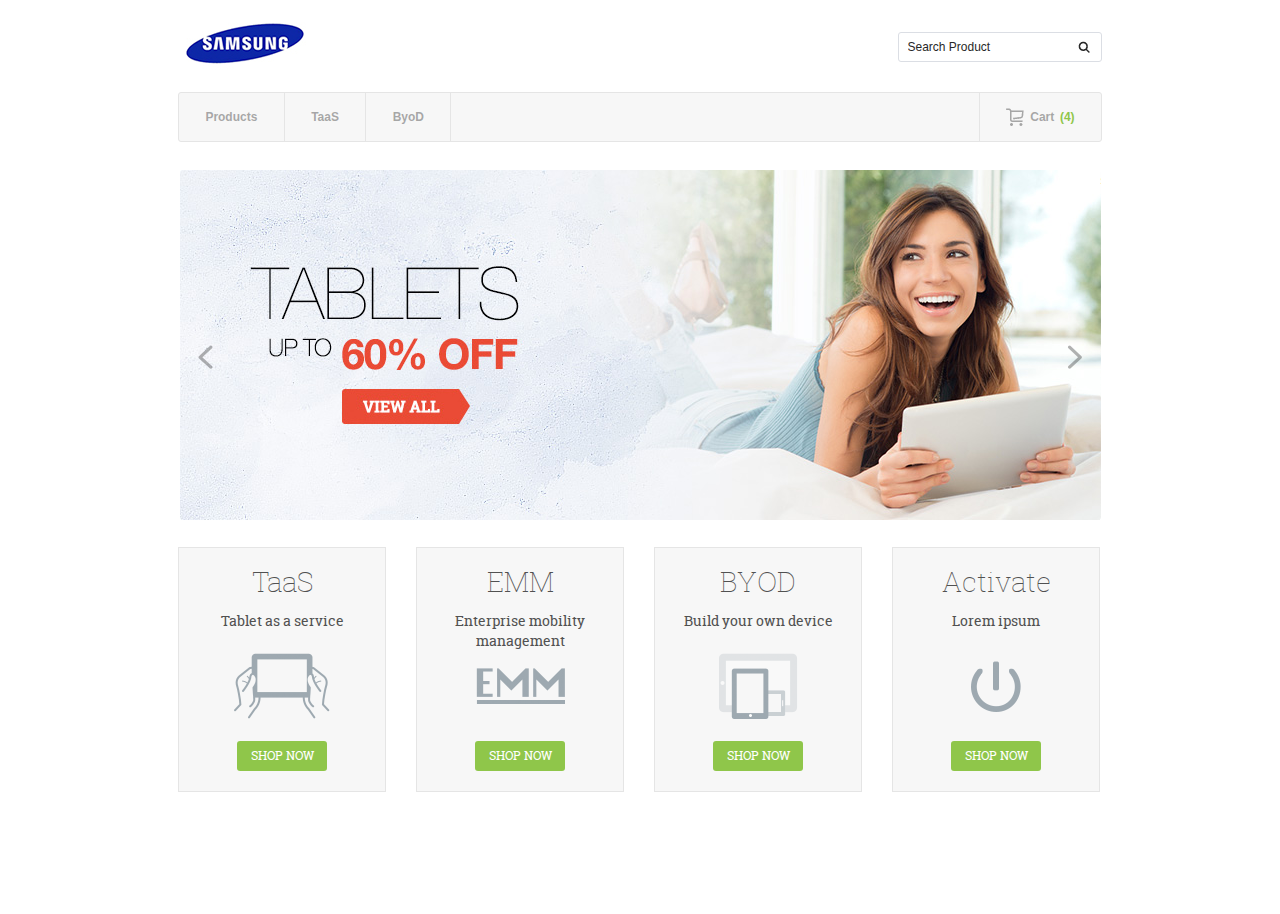
<file: index-4prod.html>
<!DOCTYPE html>
<html> 
    <head>
        <title>Homepage</title>
        <meta http-equiv="content-type" content="text/html;charset=utf-8" />
        <meta name="viewport" content="width=device-width, initial-scale=1, maximum-scale=1"/>
        <link href="css/screen.css" rel="stylesheet">
        <script src="js/jquery.min.js"></script>
        <script src="js/main.js"></script>
        <!--[if lt IE 9]>
                <script src="js/html5.js" type="text/javascript"></script>
        <![endif]-->
    </head>
    <body>
        <div id="wraper">
            <header id="header">
                <div id="logo">
                    <a href="index.html">
                        <img src="img/logo.jpg" alt="Site Logo">
                    </a>
                </div>
                <div id="header-search">
                    <div class="form-group inline">
                        <form id="search-form">
                            <input type="search" name="product-search" id="product-search" class="search-wide"  value=""  placeholder="Search Product">
                            <button type="submit" class="icon search-icon"></button>
                        </form>
                    </div>
                </div>
            </header>
            <nav id="global-nav">
                <ul>
                    <li><a href="products.html">Products</a></li>
                    <li><a href="taas.html">TaaS</a></li>
                    <li><a href="">ByoD</a></li>
                    <li class="cart-holder"><a href="cart.html"><span class="icon cart-icon"></span>Cart <span id="cart-qnt"> (4)</span></a></li>
                </ul>
            </nav>
            <div id="main">
                <div id="carousel">
                    <div id="slides">
                        <ul class="row">
                            <li><img src="img/slide1.jpg" alt=""/></li>
                            <li>slide2</li>
                            <li>slide3</li>
                        </ul>
                    </div>
                    <div id="buttons">
                        <a class="left carousel-control" href="#" id="prev">
                            <span class="icon ico-left"></span>
                        </a>
                        <a class="right carousel-control" href="#" id="next">
                            <span class="icon ico-right"></span>
                        </a>
                    </div>
                </div>
                <div class="cols row">
                    <div class="col col4">
                        <h2>TaaS</h2>
                        <div class="text">Tablet as a service</div>
                        <div class="img"><img src="img/taas.png" alt=""></div>
                        <a href="#" class="btn btn-success">SHOP NOW</a>
                    </div>
                    <div class="col col4">
                        <h2>EMM</h2>
                        <div class="text">Enterprise mobility<br/>management</div>
                        <div class="img"><img src="img/emm.png" alt=""></div>
                        <a href="#" class="btn btn-success">SHOP NOW</a>
                    </div>
                    <div class="col col4">
                        <h2>BYOD</h2>
                        <div class="text">Build your own device</div>
                        <div class="img"><img src="img/byod.png" alt=""></div>
                        <a href="#" class="btn btn-success">SHOP NOW</a>
                    </div>
                    <div class="col col4">
                        <h2>Activate</h2>
                        <div class="text">Lorem ipsum</div>
                        <div class="img"><img src="img/power.png" alt=""></div>
                        <a href="#" class="btn btn-success">SHOP NOW</a>
                    </div>
                </div>
            </div>
        </div>

    </body>
</file>
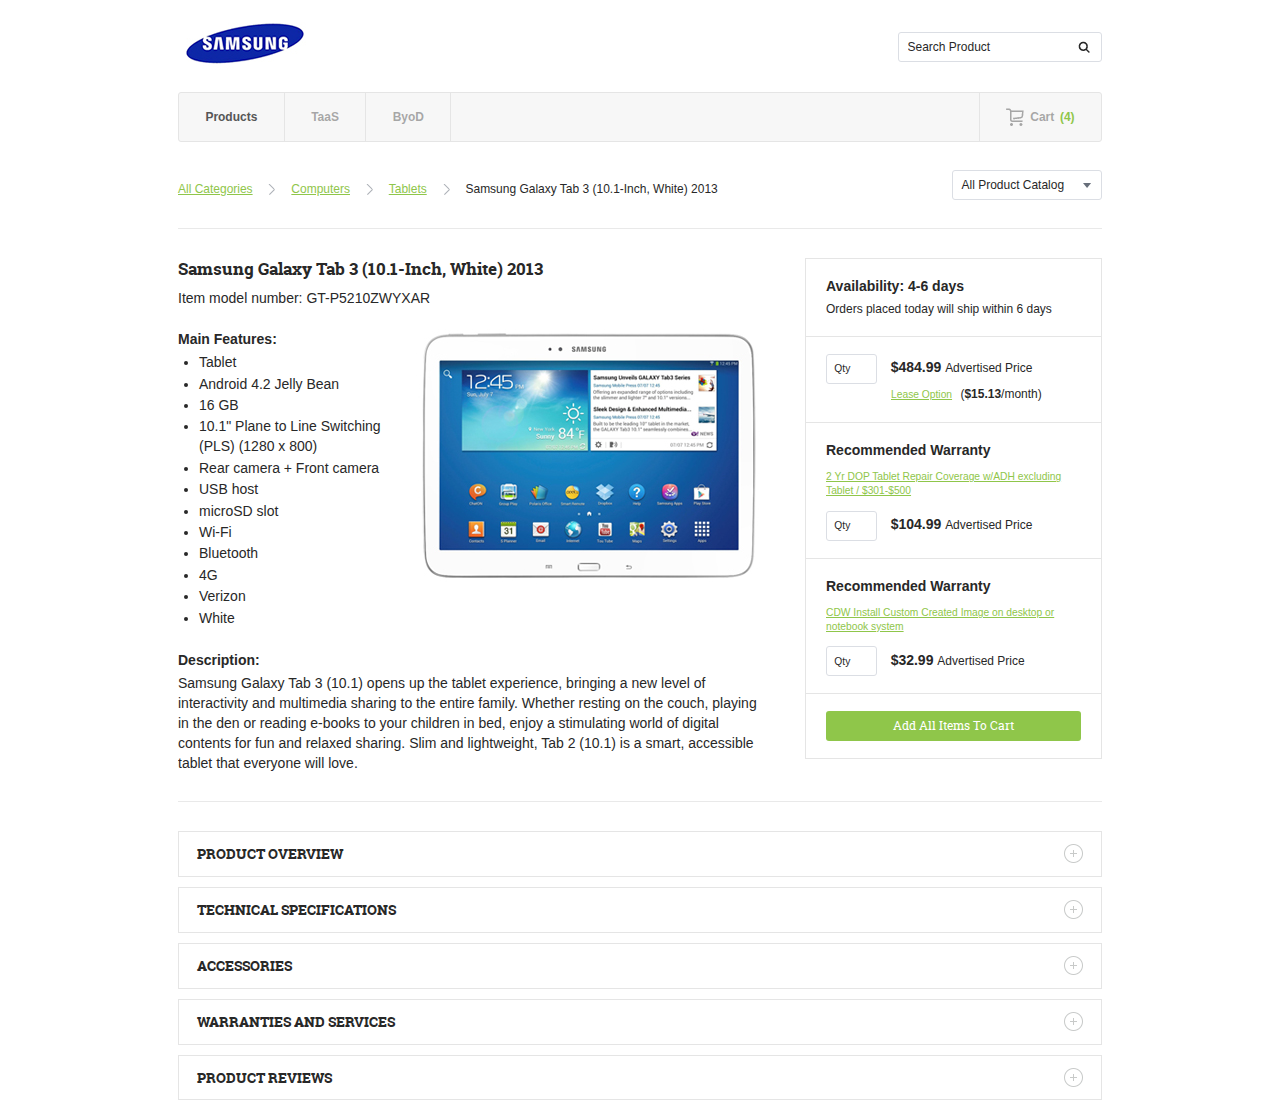
<file: product.html>
<!DOCTYPE html>
<html> 
<head>
<title>Samsung Galaxy Tab 3 (10.1-Inch, White) 2013</title>
	<meta http-equiv="content-type" content="text/html;charset=utf-8" />
    <meta name="viewport" content="width=device-width, initial-scale=1, maximum-scale=1"/>
    <link href="css/screen.css" rel="stylesheet">
	<script src="js/jquery.min.js"></script>
	<script src="js/main.js"></script>
	<!--[if lt IE 9]>
		<script src="js/modernizr.js" type="text/javascript"></script>
	<![endif]-->
</head>
<body>
	<div id="wraper">
		<header id="header">
			<div id="logo">
				 <a href="index.html">
					<img src="img/logo.jpg" alt="Site Logo">
				</a>
			</div>
			<a href="#" class="link-nav" title="Show navigation"></a>
			<div id="header-search">
				<div class="form-group inline">
					<form id="search-form">
						<input type="search" name="product-search" id="product-search" class="search-wide"  value=""  placeholder="Search Product">
						<button type="submit" class="icon search-icon"></button>
					</form>
				</div>
			</div>
		</header>
		<nav id="global-nav">
			<ul>
				<li class="active"><a href="products.html">Products</a></li>
				<li><a href="taas.html">TaaS</a></li>
				<li><a href="">ByoD</a></li>
				<li class="cart-holder"><a href="cart.html"><span class="icon cart-icon"></span>Cart <span id="cart-qnt"> (4)</span></a></li>
			</ul>
		</nav>
		<div id="main">
			<div id="content" class="full-width">
				<div class="row">
					<div id="breadcrumb-holder">
						<ul>
							<li><a href="">All Categories</a></li>
							<li class="separator"><span class="icon breadcrumb-icon"></span></li>
							<li><a href="">Computers</a></li>
							<li class="separator"><span class="icon breadcrumb-icon"></span></li>
							<li><a href="">Tablets</a></li>
							<li class="separator"><span class="icon breadcrumb-icon"></span></li>
							<li class="active"><span>Samsung Galaxy Tab 3 (10.1-Inch, White) 2013</span></li>
					</div>
					<div id="prod-catalog-dd" class="wrapper-dropdown float-right" tabindex="1">
						<span>All Product Catalog</span>
						<ul class="dropdown" tabindex="1">
							<li><a href="">All Product Catalog</a></li>
							<li><a href="">Tablets</a></li>
							<li><a href="">Smartphones</a></li>
						</ul>
					</div>
				​</div>
				<div class="block-separator"></div>
				<div class="product-container">
					<div class="product-detail">
						<header class="detail-header">
							<h2>Samsung Galaxy Tab 3 (10.1-Inch, White) 2013</h2>
							<p>Item model number: GT-P5210ZWYXAR</p>
						</header>
						<div class="detail-info">
							<div class="row feature-image-cont">
								<div class="detail-features">
									<h4>Main Features:</h4>
									<ul>
										<li>Tablet</li>
										<li>Android 4.2 Jelly Bean</li>
										<li>16 GB</li>
										<li>10.1" Plane to Line Switching (PLS) (1280 x 800)</li>
										<li>Rear camera + Front camera</li>
										<li>USB host</li>
										<li>microSD slot</li>
										<li>Wi-Fi</li>
										<li>Bluetooth</li>
										<li>4G</li>
										<li>Verizon</li>
										<li>White</li>
									</ul>
								</div>
								<div class="detail-image">
									<a href=""><img src='img/galaxy-tab.jpg'></a>
								</div>
							</div>
							<div class="detail-descr">
								<h4>Description:</h4>
								<p>Samsung Galaxy Tab 3 (10.1) opens up the tablet experience, bringing a new level of interactivity and multimedia sharing to the entire family. Whether resting on the couch, playing in the den or reading e-books to your children in bed, enjoy a stimulating world of digital contents for fun and relaxed sharing. Slim and lightweight, Tab 2 (10.1) is a smart, accessible tablet that everyone will love.</p>
							</div>
						</div>
					</div>
					<div class="product-addons">
						<form>
							<div class="product-addon-item">
								<h4>Availability: 4-6 days</h4>
								<p>Orders placed today will ship within 6 days</p>
							</div>
							<div class="product-addon-item">
								<div class="row">
									<input type="number" min="0" name="product-qty" id="product-qty" class="addon-qty" placeholder="Qty">
									<span><span class="price bold">$484.99 </span>Advertised Price</span>
								</div>
								<p><a href="" class="green-link lease-link">Lease Option</a> (<span class="bold">$15.13</span>/month)</p>
							</div>
							<div class="product-addon-item">
								<h4>Recommended Warranty</h4>
								<a href="" class="green-link recommend-link">2 Yr DOP Tablet Repair Coverage w/ADH excluding Tablet / $301-$500</a>
								<div class="row">
									<input type="number" min="0" name="addon-qty-1" id="addon-qty-1" class="addon-qty" placeholder="Qty">
									<span><span class="price bold">$104.99 </span>Advertised Price</span>
								</div>
							</div>
							<div class="product-addon-item">
								<h4>Recommended Warranty</h4>
								<a href="" class="green-link recommend-link">CDW Install Custom Created Image on desktop or notebook system</a>
								<div class="row">
									<input type="number" min="0" name="addon-qty-2" id="addon-qty-2" class="addon-qty" placeholder="Qty">
									<span><span class="price bold">$32.99 </span>Advertised Price</span>
								</div>
							</div>
							<input type="submit" name="addons-to-cart" id="addons-to-cart" class="btn addons-to-cart" value="Add All Items To Cart">
						</form>
					</div>
				</div>
				<div class="block-separator"></div>
				<div class="full-info">
					<div class="full-info-item close" id="product-overview">
						<header class="full-info-header">
							<h3>Product Overview <span class="icon full-info-icon float-right"></span></h3>
						</header>
						<div class="full-info-content">
							
						</div>
					</div>
					<div class="full-info-item close" id="product-tech-spec">
						<header class="full-info-header">
							<h3>TECHNICAL SPECIFICATIONS <span class="icon full-info-icon close float-right"></span></h3>
						</header>
						<div class="full-info-content">
							<div class="tech-info-block italic">
								<p>Specifications are provided by the manufacturer. Refer to the manufacturer for an explanation of the print speed and other ratings.</p>
							</div>
							<div class="tech-info-block">
								<h4>Audio Input</h4>
								<p><span class="product-attr-item-name">Type:</span><span class="product-attr-item-value">Microphone</span></p>
							</div>
							<div class="tech-info-block">
								<h4>Audio Output</h4>
								<p><span class="product-attr-item-name">Digital Audio Formats:</span><span class="product-attr-item-value">AAC , AAC+ , AMR , eAAC+ , EVRC , FLAC , MIDI , MP3 , OGG , WAV , WMA</span></p>
								<p><span class="product-attr-item-name">Type:</span><span class="product-attr-item-value">Stereo speakers</span></p>
							</div>
							<div class="tech-info-block">
								<h4>Battery</h4>
								<p><span class="product-attr-item-name">Capacity:</span><span class="product-attr-item-value">7000 mAh</span></p>
								<p><span class="product-attr-item-name">Technology:</span><span class="product-attr-item-value">Lithium ion</span></p>
							</div>
							<div class="tech-info-block">
								<h4>Card Reader:</h4>
								<p><span class="product-attr-item-name">Flash Memory Cards Max:</span><span class="product-attr-item-value">64 GB</span></p>
								<p><span class="product-attr-item-name">Supported Capacity:</span><span class="product-attr-item-value">64 GB</span></p>
								<p><span class="product-attr-item-name">Slots (for SD):</span><span class="product-attr-item-value">microSD slot</span></p>
								<p><span class="product-attr-item-name">Supported Flash Memory Cards:</span><span class="product-attr-item-value">microSD</span></p>
							</div>
						</div>
					</div>
					<div class="full-info-item close" id="product-accessories">
						<header class="full-info-header">
							<h3>Accessories <span class="icon full-info-icon float-right"></span></h3>
						</header>
						<div class="full-info-content">
							
						</div>
					</div>
					<div class="full-info-item close" id="product-services">
						<header class="full-info-header">
							<h3>Warranties and services <span class="icon full-info-icon float-right"></span></h3>
						</header>
						<div class="full-info-content">
							<div class="full-info-item close" id="product-services-accessories">
								<header class="full-info-header">
									<h3>Accessories <span class="icon full-info-icon float-right"></span></h3>
								</header>
								<div class="full-info-content">
							
								</div>
							</div>
							<div class="full-info-item close" id="product-services-config">
								<header class="full-info-header">
									<h3>configurations services (2 items) <span class="icon full-info-icon float-right"></span></h3>
								</header>
								<div class="full-info-content">
									<form>
										<table class="services-table">
											<thead>
												<tr>
													<th colspan="2" class="overview-column">Product Overview</th>
													<th class="qtn-column">Quantity</th>
													<th class="price-column">Price</th>
												</tr>
											</thead>
											<tbody>
												<tr>
													<td class="img-column"><img src="img/serv-img.jpg"></td>
													<td class="overview-column">
														<p class="service-title">CDW/CDWG Asset Tag install w/o another Configuration Center service</p>
														<p>This offering covers a single CDW or CDWG Asset Tag that will be printed and applied on single device without anoth... 	<a href="" class="green-link">More<a></p>
													</td>
													<td class="qty-column">
														<input type="number" min="0" name="product-qty" id="product-qty" class="addon-qty" placeholder="Qty">
													</td>
													<td class="price-column">
														<p class="price bold">$9.99</p>
														Advertised Price
													</td>
												</tr>
												<tr>
													<td class="img-column"><img src="img/serv-img.jpg"></td>
													<td class="overview-column">
														<p class="service-title">CDW/CDWG Asset Tag install w/o another Configuration Center service</p>
														<p>This offering covers a single CDW or CDWG Asset Tag that will be printed and applied on single device without anoth... 	<a href="" class="green-link">More<a></p>
													</td>
													<td class="qty-column">
														<input type="number" min="0" name="product-qty" id="product-qty" class="addon-qty" placeholder="Qty">
													</td>
													<td class="price-column">
														<p class="price bold">$9.99</p>
														Advertised Price
													</td>
												</tr>
											</tbody>
										</table>
										<input type="submit" name="services-to-cart" id="services-to-cart" class="btn services-to-cart float-right" value="Add All Items To Cart">
									</form>
								</div>
							</div>
						</div>
					</div>	
					<div class="full-info-item close" id="product-reviews">
						<header class="full-info-header">
							<h3>product reviews <span class="icon full-info-icon float-right"></span></h3>
						</header>
						<div class="full-info-content">
							
						</div>
					</div>			
				</div>
			</div>
		</div>
	</div>
</body>
</file>
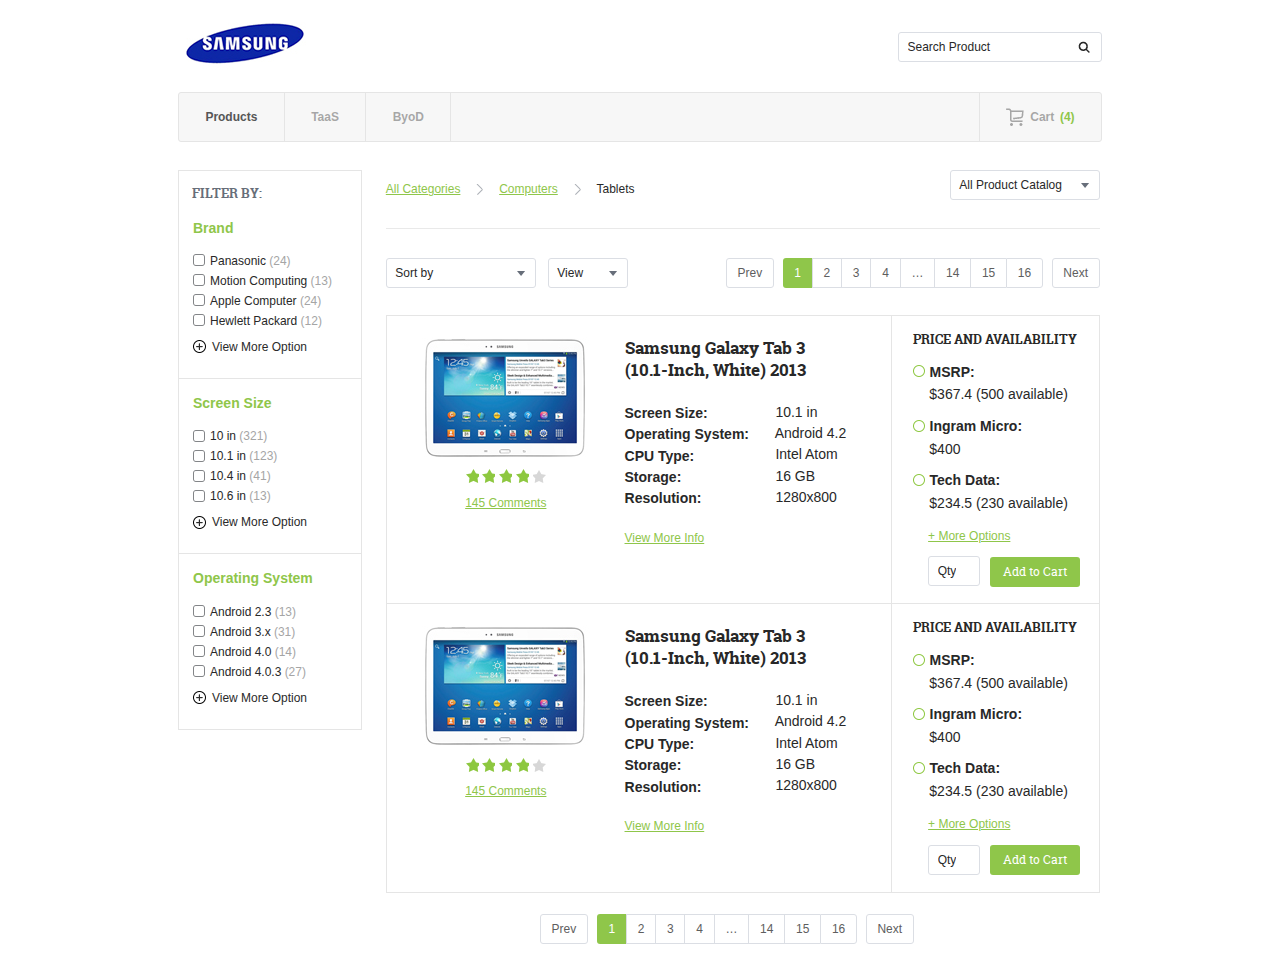
<file: products.html>
<!DOCTYPE html>
<html> 
<head>
<title>Products List</title>
	<meta http-equiv="content-type" content="text/html;charset=utf-8" />
    <meta name="viewport" content="width=device-width, initial-scale=1, maximum-scale=1"/>
    <link href="css/screen.css" rel="stylesheet">
	<script src="js/jquery.min.js"></script>
	<script src="js/main.js"></script>
	<!--[if lt IE 9]>
		<script src="js/modernizr.js" type="text/javascript"></script>
	<![endif]-->
</head>
<body>
	<div id="wraper">
		<header id="header">
			<div id="logo">
                <a href="index.html">
					<img src="img/logo.jpg" alt="Site Logo">
				</a>
			</div>
			<a href="#" class="link-nav" title="Show navigation"></a>
			<div id="header-search">
				<div class="form-group inline">
					<form id="search-form">
						<input type="search" name="product-search" id="product-search" class="search-wide"  value=""  placeholder="Search Product">
						<button type="submit" class="icon search-icon"></button>
					</form>
				</div>
			</div>
		</header>
		<nav id="global-nav">
			<ul>
				<li class="active"><a href="products.html">Products</a></li>
				<li><a href="taas.html">TaaS</a></li>
				<li><a href="">ByoD</a></li>
				<li class="cart-holder"><a href="cart.html"><span class="icon cart-icon"></span>Cart <span id="cart-qnt"> (4)</span></a></li>
			</ul>
		</nav>
		<div id="main">
			<div id="left">
				<h3>Filter By:</h3>
				<form>
					<div class="filter-group">
						<h4>Brand</h4>
						<ul>
							<li>
								<input name="brand" id="brand-1" class="checkbox" type="checkbox" value="Panasonic">
								<label for="brand-1" class="checkbox-label">Panasonic <span class="filter-prod-count">(24)</span></label>
							</li>
							<li>
								<input name="brand" id="brand-2" class="checkbox" type="checkbox" value="Motion-Computing">
								<label for="brand-2" class="checkbox-label">Motion Computing <span class="filter-prod-count">(13)</span></label>
							</li>
							<li>
								<input name="brand" id="brand-3" class="checkbox" type="checkbox" value="Apple-Computer">
								<label for="brand-3" class="checkbox-label">Apple Computer <span class="filter-prod-count">(24)</span></label>
							</li>
							<li>
								<input name="brand" id="brand-4" class="checkbox" type="checkbox" value="Hewlett-Packard ">
								<label for="brand-4" class="checkbox-label">Hewlett Packard <span class="filter-prod-count">(12)</span></label>
							</li>
							<li>
								<input name="brand" id="brand-5" class="checkbox" type="checkbox" value="Apple-Computer">
								<label for="brand-5" class="checkbox-label">Apple Computer <span class="filter-prod-count">(24)</span></label>
							</li>
							<li>
								<input name="brand" id="brand-6" class="checkbox" type="checkbox" value="Hewlett-Packard ">
								<label for="brand-6" class="checkbox-label">Hewlett Packard <span class="filter-prod-count">(12)</span></label>
							</li>
							<li>
								<input name="brand" id="brand-7" class="checkbox" type="checkbox" value="Apple-Computer">
								<label for="brand-7" class="checkbox-label">Apple Computer <span class="filter-prod-count">(24)</span></label>
							</li>
							<li>
								<input name="brand" id="brand-8" class="checkbox" type="checkbox" value="Hewlett-Packard ">
								<label for="brand-8" class="checkbox-label">Hewlett Packard <span class="filter-prod-count">(12)</span></label>
							</li>
						</ul>
						
					</div>
					<div class="filter-group">
						<h4>Screen Size</h4>
						<ul>
							<li>
								<input name="screen-size" id="screen-size-1" class="checkbox" type="checkbox" value="10">
								<label for="screen-size-1" class="checkbox-label">10 in <span class="filter-prod-count">(321)</span></label>
							</li>
							<li>
								<input name="screen-size" id="screen-size-2" class="checkbox" type="checkbox" value="10.1">
								<label for="screen-size-2" class="checkbox-label">10.1 in <span class="filter-prod-count">(123)</span></label>
							</li>
							<li>
								<input name="screen-size" id="screen-size-3" class="checkbox" type="checkbox" value="10.4">
								<label for="screen-size-3" class="checkbox-label">10.4 in <span class="filter-prod-count">(41)</span></label>
							</li>
							<li>
								<input name="screen-size" id="screen-size-4" class="checkbox" type="checkbox" value="10.6">
								<label for="screen-size-4" class="checkbox-label">10.6 in <span class="filter-prod-count">(13)</span></label>
							</li>
							<li>
								<input name="screen-size" id="screen-size-5" class="checkbox" type="checkbox" value="10.4">
								<label for="screen-size-5" class="checkbox-label">10.4 in <span class="filter-prod-count">(41)</span></label>
							</li>
							<li>
								<input name="screen-size" id="screen-size-5" class="checkbox" type="checkbox" value="10.6">
								<label for="screen-size-5" class="checkbox-label">10.6 in <span class="filter-prod-count">(13)</span></label>
							</li>
						</ul>
					</div>
					<div class="filter-group">
						<h4>Operating System</h4>
						<ul>
							<li>
								<input name="oper-sys" id="oper-sys-1" class="checkbox" type="checkbox" value="anrdoid-2.3">
								<label for="oper-sys-1" class="checkbox-label">Android 2.3  <span class="filter-prod-count">(13)</span></label>
							</li>
							<li>
								<input name="oper-sys" id="oper-sys-2" class="checkbox" type="checkbox" value="anrdoid-3.x">
								<label for="oper-sys-2" class="checkbox-label">Android 3.x <span class="filter-prod-count">(31)</span></label>
							</li>
							<li>
								<input name="oper-sys" id="oper-sys-3" class="checkbox" type="checkbox" value="anrdoid-4.0">
								<label for="oper-sys-3" class="checkbox-label">Android 4.0  <span class="filter-prod-count">(14)</span></label>
							</li>
							<li>
								<input name="oper-sys" id="oper-sys-4" class="checkbox" type="checkbox" value="anrdoid-4.0.3">
								<label for="oper-sys-4" class="checkbox-label">Android 4.0.3 <span class="filter-prod-count">(27)</span></label>
							</li>
							<li>
								<input name="oper-sys" id="oper-sys-5" class="checkbox" type="checkbox" value="anrdoid-4.0.3">
								<label for="oper-sys-5" class="checkbox-label">Android 4.0.3 <span class="filter-prod-count">(27)</span></label>
							</li>
						</ul>
					</div>
				</form>
			</div>
			<div id="content" class="with-left">
				<div class="row">
					<div id="breadcrumb-holder">
						<ul>
							<li><a href="">All Categories</a></li>
							<li class="separator"><span class="icon breadcrumb-icon"></span></li>
							<li><a href="">Computers</a></li>
							<li class="separator"><span class="icon breadcrumb-icon"></span></li>
							<li class="active"><span>Tablets</span></li>
					</div>
					<div id="prod-catalog-dd" class="wrapper-dropdown float-right" tabindex="1">
						<span>All Product Catalog</span>
						<ul class="dropdown" tabindex="1">
							<li><a href="">All Product Catalog</a></li>
							<li><a href="">Tablets</a></li>
							<li><a href="">Smartphones</a></li>
						</ul>
					</div>
				​</div>
				<div class="block-separator"></div>
				<div class="row" id="top-nav">
					<div class="float-left">
						<div id="sort-by-dd" class="wrapper-dropdown float-left" tabindex="2">
							<span>Sort by</span>
							<ul class="dropdown" tabindex="2">
								<li><a href="">Brand: A - Z</a></li>
								<li><a href="">Brand: Z - A</a></li>
								<li><a href="">Price: Low to High</a></li>
								<li><a href="">Price: High to Low</a></li>
							</ul>
						</div>
						<div id="view-dd" class="wrapper-dropdown float-left" tabindex="3">
							<span>View</span>
							<ul class="dropdown" tabindex="3">
								<li><a href=""><span class="icon gallery-icon"></span>Gallery</a></li>
								<li><a href=""><span class="icon list-icon"></span>List</a></li>
							</ul>
						</div>
					</div>
					<div class="pagination float-right">				
						<ul>
							<li class="prev"><a href="">Prev</a></li>
							<li class="current"><span>1</span></li>
							<li><a href="">2</a></li>
							<li><a href="">3</a></li>
							<li><a href="">4</a></li>
							<li class="more"><a href="">&hellip;</a></li>
							<li><a href="">14</a></li>
							<li><a href="">15</a></li>
							<li><a href="">16</a></li>
							<li class="next"><a href="">Next</a></li>
						</ul>
					</div>
				</div>
				<div class="product-item">
					<div class="img-rate-comment">
						<div class="product-image">
							<a href="product.html"><img src='img/galaxy-tab-small.jpg'></a>
						</div>
						<div class="product-rating">
							<a href="" class="starts">
                                <span class="icon star-icon active"></span>
                                <span class="icon star-icon active"></span>
                                <span class="icon star-icon active"></span>
                                <span class="icon star-icon active"></span>
                                <span class="icon star-icon"></span>
							</a>
						</div>
						<div class="product-comments">
							<a href="" class="green-link">145 Comments</a>
						</div>
					</div>
					<div class="product-item-info">
						<h2><a href="product.html">Samsung Galaxy Tab 3 (10.1-Inch, White) 2013</a></h2>
						<div class="product-attr-container">
							<div class="product-attr-item">
								<p><span class="product-attr-item-name">Screen Size: </span><span class="product-attr-item-value"> 10.1 in</span></p>
							</div>
							<div class="product-attr-item">
								<p><span class="product-attr-item-name">Operating System: </span><span class="product-attr-item-value"> Android 4.2</span></p>
							</div>
							<div class="product-attr-item">
								<p><span class="product-attr-item-name">CPU Type: </span><span class="product-attr-item-value">  Intel Atom</span></p>
							</div>
							<div class="product-attr-item">
								<p><span class="product-attr-item-name">Storage: </span><span class="product-attr-item-value"> 16 GB</span></p>
							</div>
							<div class="product-attr-item">
								<p><span class="product-attr-item-name">Resolution: </span><span class="product-attr-item-value"> 1280x800</span></p>
							</div>
						</div>
						<a href="product.html" class="product-more-info green-link">View More Info</a>
					</div>
					<div class="product-price-stock">
						<h3>Price and availability</h3>
						<form>
							<div class="form-group group-radio">
								<input id="product-1-option-1" name="product-1-option" class="radio" value="MSRP" type="radio"  />
								<label for="product-1-option-1" class="radio-label" ><b>MSRP:</b><span class="price">$367.4 (500 available)</span></label>
							</div>
							<div class="form-group group-radio">
								<input id="product-1-option-2" name="product-1-option" class="radio" value="Ingram-Micro" type="radio"  />
								<label for="product-1-option-2" class="radio-label" ><b>Ingram Micro:</b><span class="price">$400</span></label>
								
							</div>
							<div class="form-group group-radio">
								<input id="product-1-option-3" name="product-1-option" class="radio" value="Tech-Data" type="radio"  />
								<label for="product-1-option-3" class="radio-label" ><b>Tech Data:</b><span class="price">$234.5 (230 available)</span></label>
							</div>
							<div class="row">
								<a href="" class="suppliers-more-options green-link">+ More Options</a>
							</div>
							<div class="row">
								<input type="number" min="0" name="qty" id="qty" class="qty-input" placeholder="Qty">
								<input type="submit" name="add-to-cart-1" id="add-to-cart-1" class="btn add-to-cart" value="Add to Cart">
							</div>
						</form>
					</div>
				</div>
				<div class="product-item">
					<div class="img-rate-comment">
						<div class="product-image">
							<a href="product.html"><img src='img/galaxy-tab-small.jpg'></a>
						</div>
						<div class="product-rating">
							<a href="" class="starts">
                                <span class="icon star-icon active"></span>
                                <span class="icon star-icon active"></span>
                                <span class="icon star-icon active"></span>
                                <span class="icon star-icon active"></span>
                                <span class="icon star-icon"></span>
							</a>
						</div>
						<div class="product-comments">
							<a href="" class="green-link">145 Comments</a>
						</div>
					</div>
					<div class="product-item-info">
						<h2><a href="product.html">Samsung Galaxy Tab 3 (10.1-Inch, White) 2013</a></h2>
						<div class="product-attr-container">
							<div class="product-attr-item">
								<p><span class="product-attr-item-name">Screen Size: </span><span class="product-attr-item-value"> 10.1 in</span></p>
							</div>
							<div class="product-attr-item">
								<p><span class="product-attr-item-name">Operating System: </span><span class="product-attr-item-value"> Android 4.2</span></p>
							</div>
							<div class="product-attr-item">
								<p><span class="product-attr-item-name">CPU Type: </span><span class="product-attr-item-value">  Intel Atom</span></p>
							</div>
							<div class="product-attr-item">
								<p><span class="product-attr-item-name">Storage: </span><span class="product-attr-item-value"> 16 GB</span></p>
							</div>
							<div class="product-attr-item">
								<p><span class="product-attr-item-name">Resolution: </span><span class="product-attr-item-value"> 1280x800</span></p>
							</div>
						</div>
						<a href="product.html" class="product-more-info green-link">View More Info</a>
					</div>
					<div class="product-price-stock">
						<h3>Price and availability</h3>
						<form>
							<div class="form-group group-radio">
								<input id="product-2-option-1" name="product-2-option" class="radio" value="MSRP" type="radio"  />
								<label for="product-2-option-1" class="radio-label" ><b>MSRP:</b><span class="price">$367.4 (500 available)</span></label>
							</div>
							<div class="form-group group-radio">
								<input id="product-2-option-2" name="product-2-option" class="radio" value="Ingram-Micro" type="radio"  />
								<label for="product-2-option-2" class="radio-label" ><b>Ingram Micro:</b><span class="price">$400</span></label>
								
							</div>
							<div class="form-group group-radio">
								<input id="product-2-option-3" name="product-2-option" class="radio" value="Tech-Data" type="radio"  />
								<label for="product-2-option-3" class="radio-label" ><b>Tech Data:</b><span class="price">$234.5 (230 available)</span></label>
							</div>
							<div class="row">
								<a href="" class="suppliers-more-options green-link">+ More Options</a>
							</div>
							<div class="row">
								<input type="number" min="0" name="qty" id="qty" class="qty-input" placeholder="Qty">
								<input type="submit" name="add-to-cart-2" id="add-to-cart-2" class="btn add-to-cart" value="Add to Cart">
							</div>
						</form>
					</div>
				</div>
				<div class="row" id="bottom-nav">
					<div class="pagination">				
						<ul>
							<li class="prev"><a href="">Prev</a></li>
							<li class="current"><span>1</span></li>
							<li><a href="">2</a></li>
							<li><a href="">3</a></li>
							<li><a href="">4</a></li>
							<li class="more"><a href="">&hellip;</a></li>
							<li><a href="">14</a></li>
							<li><a href="">15</a></li>
							<li><a href="">16</a></li>
							<li class="next"><a href="">Next</a></li>
						</ul>
					</div>
				</div>
			</div>
		</div>
	</div>
	
</body>
</file>
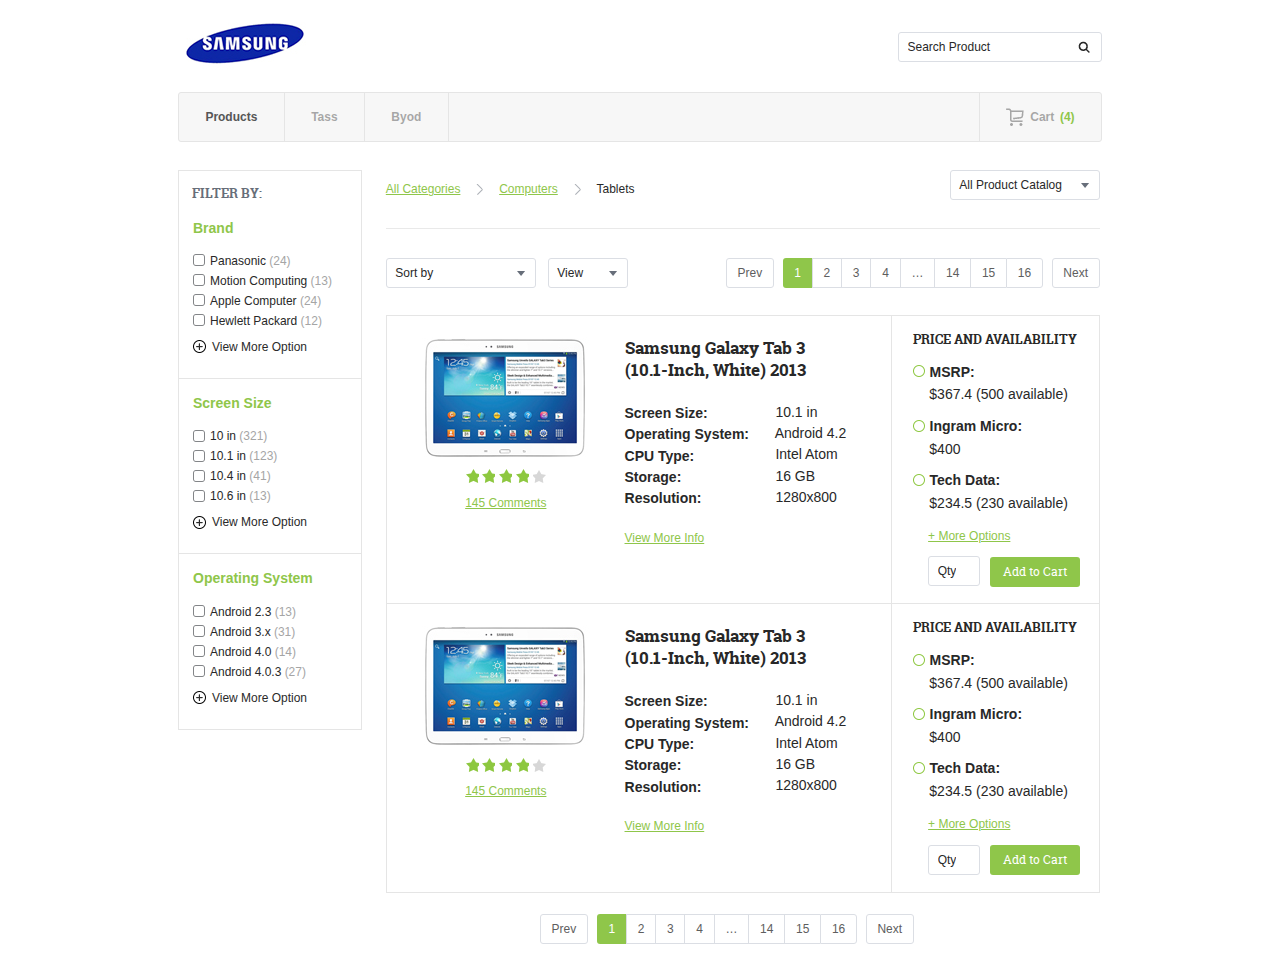
<file: products_list.html>
<!DOCTYPE html>
<html> 
<head>
<title>Products List</title>
	<meta http-equiv="content-type" content="text/html;charset=utf-8" />
    <meta name="viewport" content="width=device-width, initial-scale=1, maximum-scale=1"/>
    <link href="css/screen.css" rel="stylesheet">
	<script src="js/jquery.min.js"></script>
	<script src="js/main.js"></script>
	<!--[if lt IE 9]>
		<script src="js/html5.js" type="text/javascript"></script>
	<![endif]-->
</head>
<body>
	<div id="wraper">
		<header id="header">
			<div id="logo">
				<a href="">
					<img src="img/logo.jpg" alt="Site Logo">
				</a>
			</div>
			<div id="header-search">
				<div class="form-group inline">
					<form id="search-form">
						<input type="search" name="product-search" id="product-search" class="search-wide"  value=""  placeholder="Search Product">
						<button type="submit" class="icon search-icon"></button>
					</form>
				</div>
			</div>
		</header>
		<nav id="global-nav">
			<ul>
				<li class="active"><a href="">Products</a></li>
				<li><a href="">Tass</a></li>
				<li><a href="">Byod</a></li>
				<li class="cart-holder"><a href=""><span class="icon cart-icon"></span>Cart <span id="cart-qnt"> (4)</span></a></li>
			</ul>
		</nav>
		<div id="main">
			<div id="left">
				<h3>Filter By:</h3>
				<form>
					<div class="filter-group">
						<h4>Brand</h4>
						<ul>
							<li>
								<input name="brand" id="brand-1" class="checkbox" type="checkbox" value="Panasonic">
								<label for="brand-1" class="checkbox-label">Panasonic <span class="filter-prod-count">(24)</span></label>
							</li>
							<li>
								<input name="brand" id="brand-2" class="checkbox" type="checkbox" value="Motion-Computing">
								<label for="brand-2" class="checkbox-label">Motion Computing <span class="filter-prod-count">(13)</span></label>
							</li>
							<li>
								<input name="brand" id="brand-3" class="checkbox" type="checkbox" value="Apple-Computer">
								<label for="brand-3" class="checkbox-label">Apple Computer <span class="filter-prod-count">(24)</span></label>
							</li>
							<li>
								<input name="brand" id="brand-4" class="checkbox" type="checkbox" value="Hewlett-Packard ">
								<label for="brand-4" class="checkbox-label">Hewlett Packard <span class="filter-prod-count">(12)</span></label>
							</li>
							<li>
								<input name="brand" id="brand-5" class="checkbox" type="checkbox" value="Apple-Computer">
								<label for="brand-5" class="checkbox-label">Apple Computer <span class="filter-prod-count">(24)</span></label>
							</li>
							<li>
								<input name="brand" id="brand-6" class="checkbox" type="checkbox" value="Hewlett-Packard ">
								<label for="brand-6" class="checkbox-label">Hewlett Packard <span class="filter-prod-count">(12)</span></label>
							</li>
							<li>
								<input name="brand" id="brand-7" class="checkbox" type="checkbox" value="Apple-Computer">
								<label for="brand-7" class="checkbox-label">Apple Computer <span class="filter-prod-count">(24)</span></label>
							</li>
							<li>
								<input name="brand" id="brand-8" class="checkbox" type="checkbox" value="Hewlett-Packard ">
								<label for="brand-8" class="checkbox-label">Hewlett Packard <span class="filter-prod-count">(12)</span></label>
							</li>
						</ul>
						
					</div>
					<div class="filter-group">
						<h4>Screen Size</h4>
						<ul>
							<li>
								<input name="screen-size" id="screen-size-1" class="checkbox" type="checkbox" value="10">
								<label for="screen-size-1" class="checkbox-label">10 in <span class="filter-prod-count">(321)</span></label>
							</li>
							<li>
								<input name="screen-size" id="screen-size-2" class="checkbox" type="checkbox" value="10.1">
								<label for="screen-size-2" class="checkbox-label">10.1 in <span class="filter-prod-count">(123)</span></label>
							</li>
							<li>
								<input name="screen-size" id="screen-size-3" class="checkbox" type="checkbox" value="10.4">
								<label for="screen-size-3" class="checkbox-label">10.4 in <span class="filter-prod-count">(41)</span></label>
							</li>
							<li>
								<input name="screen-size" id="screen-size-4" class="checkbox" type="checkbox" value="10.6">
								<label for="screen-size-4" class="checkbox-label">10.6 in <span class="filter-prod-count">(13)</span></label>
							</li>
							<li>
								<input name="screen-size" id="screen-size-5" class="checkbox" type="checkbox" value="10.4">
								<label for="screen-size-5" class="checkbox-label">10.4 in <span class="filter-prod-count">(41)</span></label>
							</li>
							<li>
								<input name="screen-size" id="screen-size-5" class="checkbox" type="checkbox" value="10.6">
								<label for="screen-size-5" class="checkbox-label">10.6 in <span class="filter-prod-count">(13)</span></label>
							</li>
						</ul>
					</div>
					<div class="filter-group">
						<h4>Operating System</h4>
						<ul>
							<li>
								<input name="oper-sys" id="oper-sys-1" class="checkbox" type="checkbox" value="anrdoid-2.3">
								<label for="oper-sys-1" class="checkbox-label">Android 2.3  <span class="filter-prod-count">(13)</span></label>
							</li>
							<li>
								<input name="oper-sys" id="oper-sys-2" class="checkbox" type="checkbox" value="anrdoid-3.x">
								<label for="oper-sys-2" class="checkbox-label">Android 3.x <span class="filter-prod-count">(31)</span></label>
							</li>
							<li>
								<input name="oper-sys" id="oper-sys-3" class="checkbox" type="checkbox" value="anrdoid-4.0">
								<label for="oper-sys-3" class="checkbox-label">Android 4.0  <span class="filter-prod-count">(14)</span></label>
							</li>
							<li>
								<input name="oper-sys" id="oper-sys-4" class="checkbox" type="checkbox" value="anrdoid-4.0.3">
								<label for="oper-sys-4" class="checkbox-label">Android 4.0.3 <span class="filter-prod-count">(27)</span></label>
							</li>
							<li>
								<input name="oper-sys" id="oper-sys-5" class="checkbox" type="checkbox" value="anrdoid-4.0.3">
								<label for="oper-sys-5" class="checkbox-label">Android 4.0.3 <span class="filter-prod-count">(27)</span></label>
							</li>
						</ul>
					</div>
				</form>
			</div>
			<div id="content" class="with-left">
				<div class="row">
					<div id="breadcrumb-holder">
						<ul>
							<li><a href="">All Categories</a></li>
							<li class="separator"><span class="icon breadcrumb-icon"></span></li>
							<li><a href="">Computers</a></li>
							<li class="separator"><span class="icon breadcrumb-icon"></span></li>
							<li class="active"><span>Tablets</span></li>
					</div>
					<div id="prod-catalog-dd" class="wrapper-dropdown float-right" tabindex="1">
						<span>All Product Catalog</span>
						<ul class="dropdown" tabindex="1">
							<li><a href="">All Product Catalog</a></li>
							<li><a href="">Tablets</a></li>
							<li><a href="">Smartphones</a></li>
						</ul>
					</div>
				​</div>
				<div class="block-separator"></div>
				<div class="row" id="top-nav">
					<div class="float-left">
						<div id="sort-by-dd" class="wrapper-dropdown float-left" tabindex="2">
							<span>Sort by</span>
							<ul class="dropdown" tabindex="2">
								<li><a href="">Brand: A - Z</a></li>
								<li><a href="">Brand: Z - A</a></li>
								<li><a href="">Price: Low to High</a></li>
								<li><a href="">Price: High to Low</a></li>
							</ul>
						</div>
						<div id="view-dd" class="wrapper-dropdown float-left" tabindex="3">
							<span>View</span>
							<ul class="dropdown" tabindex="3">
								<li><a href=""><span class="icon gallery-icon"></span>Gallery</a></li>
								<li><a href=""><span class="icon list-icon"></span>List</a></li>
							</ul>
						</div>
					</div>
					<div class="pagination float-right">				
						<ul>
							<li class="prev"><a href="">Prev</a></li>
							<li class="current"><span>1</span></li>
							<li><a href="">2</a></li>
							<li><a href="">3</a></li>
							<li><a href="">4</a></li>
							<li class="more"><a href="">&hellip;</a></li>
							<li><a href="">14</a></li>
							<li><a href="">15</a></li>
							<li><a href="">16</a></li>
							<li class="next"><a href="">Next</a></li>
						</ul>
					</div>
				</div>
				<div class="product-item">
					<div class="img-rate-comment">
						<div class="product-image">
							<a href=""><img src='img/galaxy-tab-small.jpg'></a>
						</div>
						<div class="product-rating">
							<a href="" class="starts">
                                <span class="icon star-icon active"></span>
                                <span class="icon star-icon active"></span>
                                <span class="icon star-icon active"></span>
                                <span class="icon star-icon active"></span>
                                <span class="icon star-icon"></span>
							</a>
						</div>
						<div class="product-comments">
							<a href="" class="green-link">145 Comments</a>
						</div>
					</div>
					<div class="product-item-info">
						<h2>Samsung Galaxy Tab 3 (10.1-Inch, White) 2013</h2>
						<div class="product-attr-container">
							<div class="product-attr-item">
								<p><span class="product-attr-item-name">Screen Size: </span><span class="product-attr-item-value"> 10.1 in</span></p>
							</div>
							<div class="product-attr-item">
								<p><span class="product-attr-item-name">Operating System: </span><span class="product-attr-item-value"> Android 4.2</span></p>
							</div>
							<div class="product-attr-item">
								<p><span class="product-attr-item-name">CPU Type: </span><span class="product-attr-item-value">  Intel Atom</span></p>
							</div>
							<div class="product-attr-item">
								<p><span class="product-attr-item-name">Storage: </span><span class="product-attr-item-value"> 16 GB</span></p>
							</div>
							<div class="product-attr-item">
								<p><span class="product-attr-item-name">Resolution: </span><span class="product-attr-item-value"> 1280x800</span></p>
							</div>
						</div>
						<a href="" class="product-more-info green-link">View More Info</a>
					</div>
					<div class="product-price-stock">
						<h3>Price and availability</h3>
						<form>
							<div class="form-group group-radio">
								<input id="product-1-option-1" name="product-1-option" class="radio" value="MSRP" type="radio"  />
								<label for="product-1-option-1" class="radio-label" ><b>MSRP:</b><span class="price">$367.4 (500 available)</span></label>
							</div>
							<div class="form-group group-radio">
								<input id="product-1-option-2" name="product-1-option" class="radio" value="Ingram-Micro" type="radio"  />
								<label for="product-1-option-2" class="radio-label" ><b>Ingram Micro:</b><span class="price">$400</span></label>
								
							</div>
							<div class="form-group group-radio">
								<input id="product-1-option-3" name="product-1-option" class="radio" value="Tech-Data" type="radio"  />
								<label for="product-1-option-3" class="radio-label" ><b>Tech Data:</b><span class="price">$234.5 (230 available)</span></label>
							</div>
							<div class="row">
								<a href="" class="suppliers-more-options green-link">+ More Options</a>
							</div>
							<div class="row">
								<input type="number" min="0" name="qty" id="qty" class="qty-input" placeholder="Qty">
								<input type="submit" name="add-to-cart" id="add-to-cart" class="btn" value="Add to Cart">
							</div>
						</form>
					</div>
				</div>
				<div class="product-item">
					<div class="img-rate-comment">
						<div class="product-image">
							<a href=""><img src='img/galaxy-tab-small.jpg'></a>
						</div>
						<div class="product-rating">
							<a href="" class="starts">
                                <span class="icon star-icon active"></span>
                                <span class="icon star-icon active"></span>
                                <span class="icon star-icon active"></span>
                                <span class="icon star-icon active"></span>
                                <span class="icon star-icon"></span>
							</a>
						</div>
						<div class="product-comments">
							<a href="" class="green-link">145 Comments</a>
						</div>
					</div>
					<div class="product-item-info">
						<h2>Samsung Galaxy Tab 3 (10.1-Inch, White) 2013</h2>
						<div class="product-attr-container">
							<div class="product-attr-item">
								<p><span class="product-attr-item-name">Screen Size: </span><span class="product-attr-item-value"> 10.1 in</span></p>
							</div>
							<div class="product-attr-item">
								<p><span class="product-attr-item-name">Operating System: </span><span class="product-attr-item-value"> Android 4.2</span></p>
							</div>
							<div class="product-attr-item">
								<p><span class="product-attr-item-name">CPU Type: </span><span class="product-attr-item-value">  Intel Atom</span></p>
							</div>
							<div class="product-attr-item">
								<p><span class="product-attr-item-name">Storage: </span><span class="product-attr-item-value"> 16 GB</span></p>
							</div>
							<div class="product-attr-item">
								<p><span class="product-attr-item-name">Resolution: </span><span class="product-attr-item-value"> 1280x800</span></p>
							</div>
						</div>
						<a href="" class="product-more-info green-link">View More Info</a>
					</div>
					<div class="product-price-stock">
						<h3>Price and availability</h3>
						<form>
							<div class="form-group group-radio">
								<input id="product-2-option-1" name="product-2-option" class="radio" value="MSRP" type="radio"  />
								<label for="product-2-option-1" class="radio-label" ><b>MSRP:</b><span class="price">$367.4 (500 available)</span></label>
							</div>
							<div class="form-group group-radio">
								<input id="product-2-option-2" name="product-2-option" class="radio" value="Ingram-Micro" type="radio"  />
								<label for="product-2-option-2" class="radio-label" ><b>Ingram Micro:</b><span class="price">$400</span></label>
								
							</div>
							<div class="form-group group-radio">
								<input id="product-2-option-3" name="product-2-option" class="radio" value="Tech-Data" type="radio"  />
								<label for="product-2-option-3" class="radio-label" ><b>Tech Data:</b><span class="price">$234.5 (230 available)</span></label>
							</div>
							<div class="row">
								<a href="" class="suppliers-more-options green-link">+ More Options</a>
							</div>
							<div class="row">
								<input type="number" min="0" name="qty" id="qty" class="qty-input" placeholder="Qty">
								<input type="submit" name="add-to-cart" id="add-to-cart" class="btn" value="Add to Cart">
							</div>
						</form>
					</div>
				</div>
				<div class="row" id="bottom-nav">
					<div class="pagination">				
						<ul>
							<li class="prev"><a href="">Prev</a></li>
							<li class="current"><span>1</span></li>
							<li><a href="">2</a></li>
							<li><a href="">3</a></li>
							<li><a href="">4</a></li>
							<li class="more"><a href="">&hellip;</a></li>
							<li><a href="">14</a></li>
							<li><a href="">15</a></li>
							<li><a href="">16</a></li>
							<li class="next"><a href="">Next</a></li>
						</ul>
					</div>
				</div>
			</div>
		</div>
	</div>
	
</body>
</file>
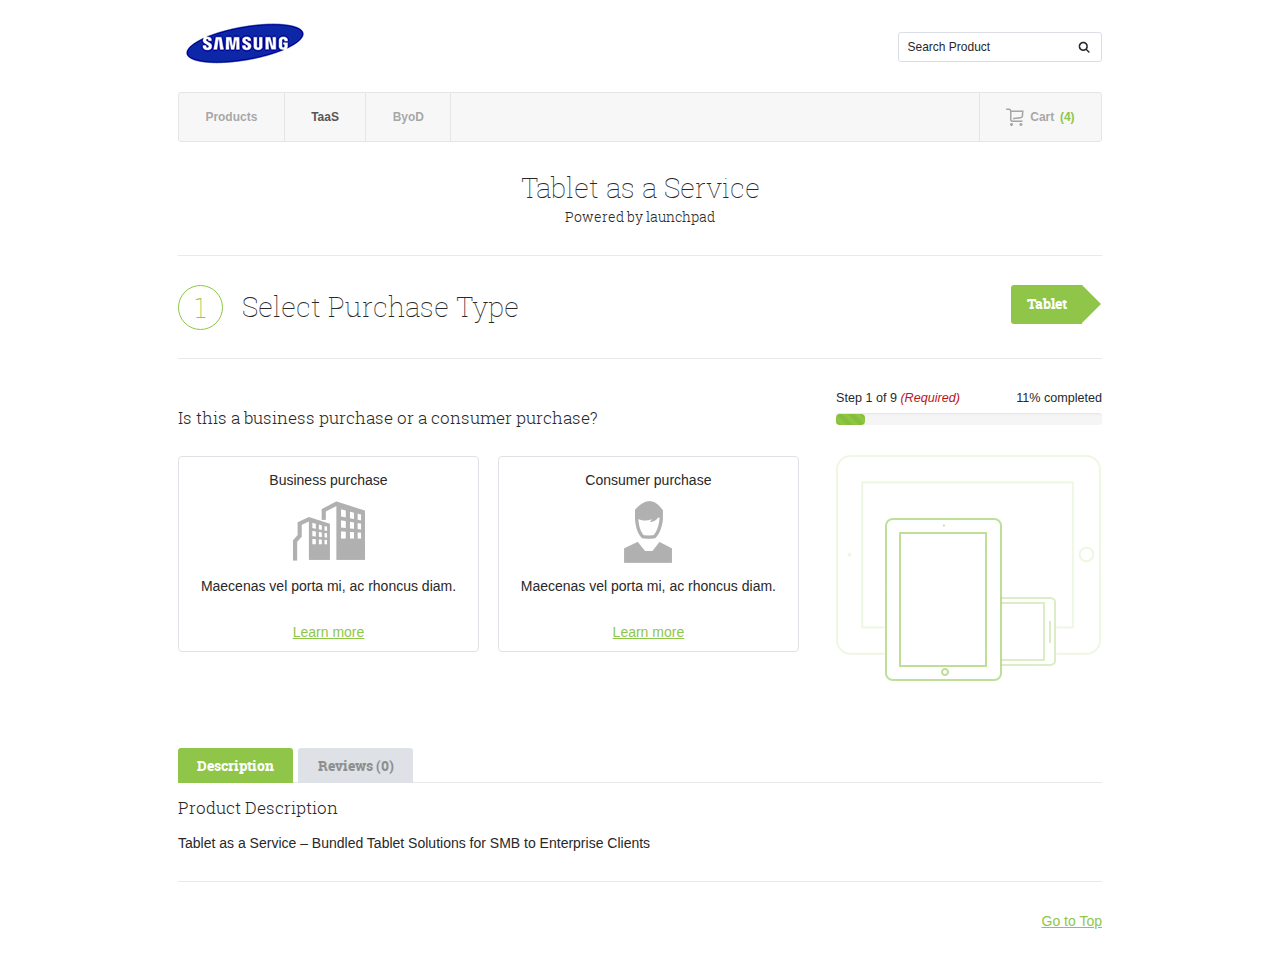
<file: taas.html>
<!DOCTYPE html>
<html> 
<head>
<title>TaaS</title>
	<meta http-equiv="content-type" content="text/html;charset=utf-8" />
    <meta name="viewport" content="width=device-width, initial-scale=1, maximum-scale=1"/>
    <link href="css/screen.css" rel="stylesheet">
	<script src="js/jquery.min.js"></script>
	<script src="js/main.js"></script>
	<!--[if lt IE 9]>
		<script src="js/modernizr.js" type="text/javascript"></script>
	<![endif]-->
</head>
<body id="taas-page">
	<div id="wraper">
		<header id="header">
			<div id="logo">
                <a href="index.html">
					<img src="img/logo.jpg" alt="Site Logo">
				</a>
			</div>
			<a href="#" class="link-nav" title="Show navigation"></a>
			<div id="header-search">
				<div class="form-group inline">
					<form id="search-form">
						<input type="search" name="product-search" id="product-search" class="search-wide"  value=""  placeholder="Search Product">
						<button type="submit" class="icon search-icon"></button>
					</form>
				</div>
			</div>
		</header>
		<nav id="global-nav">
			<ul>
				<li><a href="products.html">Products</a></li>
				<li class="active"><a href="taas.html">TaaS</a></li>
				<li><a href="">ByoD</a></li>
				<li class="cart-holder"><a href="cart.html"><span class="icon cart-icon"></span>Cart <span id="cart-qnt"> (4)</span></a></li>
			</ul>
		</nav>
		<div id="main">
			<div id="content" class="full-width">
				<div class="row">
					<div class="page-header">
						<!--<img src="img/taas-icon.png">-->
						<div class="page-title">
							<h2>Tablet as a Service</h2>
							<p class="powered-by">Powered by launchpad</p>
						</div>
					</div>
				</div>
				<div class="block-separator"></div>
				<div class="solution-holder">
					<form>
						<div id="taas-steps" class="solution-steps">
					        <div id="step-1" class="solution-step active" data-nav-title="Purchase Type">
					        	<div class="step-header">
					        		<div class="step-title">
					        			<div class="step-number">1</div>
					        			<h2>Select Purchase Type</h2>
					        		</div>
					        		<div class="step-nav">
					        		</div>
					        	</div>
					        	<div class="block-separator"></div>
					        	<div class="step-content">
					        		<div class="step-options">
					        			<p class="step-desc">Is this a business purchase or a consumer purchase?</p>
					        			<div class="option-box wide">
											<input type="radio" name="step-1-option" id="step-1-option-1" value="Business purchase">
											<label for="step-1-option-1">
												<div class="option-title">Business purchase</div>
												<div class="option-img grayscale">
													<img src="img/step_img/option1-1.png">
												</div>
												<div class="option-desc">Maecenas vel porta mi, ac rhoncus diam.</div>
												<a class="option-more" href=""><span class="more">Learn more</span></a>
											</label>
										</div>
										<div class="option-box wide">
											<input type="radio" name="step-1-option" id="step-1-option-2" value="Consumer purchase">
											<label for="step-1-option-2">
												<div class="option-title">Consumer purchase</div>
												<div class="option-img grayscale">
													<img src="img/step_img/option1-2.png">
												</div>
												<div class="option-desc">Maecenas vel porta mi, ac rhoncus diam.</div>
												<a class="option-more" href=""><span class="more">Learn more</span></a>
											</label>
										</div>
					        		</div>
					        		<div class="step-sidebar">
					        			<div class="progressbar-wrapper">
	      								  <p class="progressbar-title"><span class="step-num"></span> <span class="step-required">(Required)</span> <span class="step-percent"></span></p>
											<div class="progressbar">
										    	<div class="percentbar"></div>
										    </div>
	    								</div>
	    								<div class="solution-summary">
	    									<div class="summary-header">
	    										<span class="summary-title">Summary</span>
	    										<span class="summary-expand collapsed">Expand all</span>
	    									</div>
											<div class="summary-steps">
											</div>
	    								</div>
					        		</div>
					        	</div>
					        </div>
					        <div id="step-2" class="solution-step" data-nav-title="Tablet">
					        	<div class="step-header">
					        		<div class="step-title">
					        			<div class="step-number">2</div>
					        			<h2>Select Tablet</h2>
					        		</div>
					        		<div class="step-nav">
					        		</div>
					        	</div>
					        	<div class="block-separator"></div>
					        	<div class="step-content">
					        		<div class="step-options">
					        			<p class="step-desc">Start by choosing your Tablet</p>
					        			<div class="option-box">
											<input type="checkbox" name="step-2-option" id="step-2-option-1" value="Samsung Gaalaxy Note® 10.1 ">
											<label for="step-2-option-1">
												<div class="option-title">Samsung Gaalaxy Note® 10.1 </div>
												<div class="option-img grayscale">
													<img src="img/step_img/note.jpg">
												</div>
												<div class="option-price">
												
													<span class="price">$350.00</span>
												</div>
											</label>
										</div>
										<div class="option-box">
											<input type="checkbox" name="step-2-option" id="step-2-option-2" value="Samsung Galaxy Tab® 3 Lite 7.0 8GB, White">
											<label for="step-2-option-2">
												<div class="option-title">Samsung Galaxy Tab® 3 Lite 7.0 8GB, White</div>
												<div class="option-img grayscale">
													<img src="img/step_img/tab-lite.jpg">
												</div>
												<div class="option-price">
													<a class="popup-link-1 option-more" href=""><span class="more">Learn more</span></a>
													<span class="price">$149.00</span></div>
											</label>
										</div>
										<div class="option-box">
											<input type="checkbox" name="step-2-option" id="step-2-option-3" value="Samsung Galaxy Tab® Pro 10.1 16GB (Wi-Fi), White">
											<label for="step-2-option-3">
												<div class="option-title">Samsung Galaxy Tab® Pro 10.1 16GB (Wi-Fi), White</div>
												<div class="option-img grayscale">
													<img src="img/step_img/tab-pro.jpg">
												</div>
												<div class="option-price">
													<a class="popup-link-1 option-more" href=""><span class="more">Learn more</span></a>
													<span class="price">$449.00</span>
												</div>
											</label>
										</div>
										<div class="option-box">
											<input type="checkbox" name="step-2-option" id="step-2-option-4" value="Samsung Tab 3">
											<label for="step-2-option-4">
												<div class="option-title">Samsung Tab 3</div>
												<div class="option-img grayscale">
													<img src="img/step_img/tab-3.jpg">
												</div>
												<div class="option-price"><a class="popup-link-1 option-more"><span class="more">Learn more</span></a>	<span class="price">$300.00</span></div>
											</label>
										</div>
					        		</div>
					        		<div class="step-sidebar">
					        			<div class="progressbar-wrapper">
	      								  <p class="progressbar-title"><span class="step-num"></span> <span class="step-required">(Required)</span> <span class="step-percent"></span></p>
											<div class="progressbar">
										    	<div class="percentbar"></div>
										    </div>
	    								</div>
	    								<div class="solution-summary">
	    									<div class="summary-header">
	    										<span class="summary-title">Summary</span>
	    										<span class="summary-expand">Expand all</span>
	    									</div>
											<div class="summary-steps">
												<div class="summary-step">
													<div class="sum-step-title">Purchase Type</div>
													<div class="sum-step-detail ">
														<div class="sum-step-detail-item">Business purchase</div>
													</div>
													<span class="icon sum-collapse-icon"></span>
												</div>
											</div>
	    								</div>
					        		</div>
					        	</div>
					        </div>
					        <div id="step-3" class="solution-step" data-nav-title="Connected or WiFi">
					        	<div class="step-header">
					        		<div class="step-title">
					        			<div class="step-number">3</div>
					        			<h2>Select Connected or WiFi</h2>
					        		</div>
					        		<div class="step-nav">
					        		</div>
					        	</div>
					        	<div class="block-separator"></div>
					        	<div class="step-content">
					        		<div class="step-options">
					        			<p class="step-desc">Next, pick your plan</p>
					        			<div class="option-box wide">
											<input type="radio" name="step-3-option" id="step-3-option-1" value="WiFi Only">
											<label for="step-3-option-1">
												<div class="option-title">WiFi Only</div>
												<div class="option-img grayscale">
													<img src="img/step_img/option3-1.png">
												</div>
												<div class="option-desc">Maecenas vel porta mi, ac rhoncus diam.</div>
												<a class="option-more" href=""><span class="more">Learn more</span></a>
											</label>
										</div>
										<div class="option-box wide">
											<input type="radio" name="step-3-option" id="step-3-option-2" value="Connected">
											<label for="step-3-option-2">
												<div class="option-title">Connected</div>
												<div class="option-img grayscale">
													<img src="img/step_img/option3-2.png">
												</div>
												<div class="option-desc">Maecenas vel porta mi, ac rhoncus diam.</div>
												<a class="option-more" href=""><span class="more">Learn more</span></a>
											</label>
										</div>
					        		</div>
					        		<div class="step-sidebar">
					        			<div class="progressbar-wrapper">
	      								  <p class="progressbar-title"><span class="step-num"></span><span class="step-percent"></span></p>
											<div class="progressbar">
										    	<div class="percentbar"></div>
										    </div>
	    								</div>
	    								<div class="solution-summary">
	    									<div class="summary-header">
	    										<span class="summary-title">Summary</span>
	    										<span class="summary-expand">Expand all</span>
	    									</div>
											<div class="summary-steps">
												<div class="summary-step collapsed">
													<div class="sum-step-title ">Purchase Type</div>
													<div class="sum-step-detail ">
														<div class="sum-step-detail-item">Business purchase</div>
													</div>
													<span class="icon sum-collapse-icon"></span>
												</div>
												<div class="summary-step ">
													<div class="sum-step-title">Tablet</div>
													<div class="sum-step-detail ">
														<div class="sum-step-detail-item">
															<span class="product-name">Samsung Galaxy Note® 10.1 </span>
															<span class="product-amount">
																<span class="icon qtn-plus-icon"></span>
																<span class="product-qtn">1</span>
																<span class="icon qtn-minus-icon"></span>
															</span>
														</div>
														<div class="sum-step-detail-item">
															<span class="product-name">Samsung Galaxy Tab® 3 Lite 7.0 </span>
															<span class="product-amount">
																<span class="icon qtn-plus-icon"></span>
																<span class="product-qtn">1</span>
																<span class="icon qtn-minus-icon"></span>
															</span> 
														</div>
													</div>
													<span class="icon sum-collapse-icon"></span>
												</div>
											</div>
	    								</div>
					        		</div>
					        	</div>
					        </div>
					        <div id="step-4" class="solution-step" data-nav-title="Carrier & Data Plan">
					        	<div class="step-header">
					        		<div class="step-title">
					        			<div class="step-number">4</div>
					        			<h2>Select Carrier & Data Plan</h2>
					        		</div>
					        		<div class="step-nav">
					        		</div>
					        	</div>
					        	<div class="block-separator"></div>
					        	<div class="step-content">
					        		<div class="step-options">
					        			<p class="step-desc">Please choose you carrier and data plan</p>
					        			<div class="row">
						        			<div class="option-box">
												<input type="radio" name="step-4-option" id="step-4-option-1" value="1GB Verizon Data ">
												<label for="step-4-option-1">
													<div class="option-title">1GB Verizon Data </div>
													<div class="option-img grayscale">
														<img src="img/step_img/verizon.png">
													</div>
													<div class="option-price"><span class="price">$25.00</span></div>
												</label>
											</div>
											<div class="option-box">
												<input type="radio" name="step-4-option" id="step-4-option-2" value="3GB Verizon Data">
												<label for="step-4-option-2">
													<div class="option-title">3GB Verizon Data </div>
													<div class="option-img grayscale">
														<img src="img/step_img/verizon.png">
													</div>
													<div class="option-price"><span class="price">$35.00</span></div>
												</label>
											</div>
										</div>
										<div class="block-separator"></div>
										<div class="row">
						        			<div class="option-box">
												<input type="radio" name="step-4-option" id="step-4-option-3" value="1GB AT&T Data ">
												<label for="step-4-option-3">
													<div class="option-title">1GB AT&T Data</div>
													<div class="option-img grayscale">
														<img src="img/step_img/att.png">
													</div>
													<div class="option-price"><span class="price">$25.00</span></div>
												</label>
											</div>
											<div class="option-box">
												<input type="radio" name="step-4-option" id="step-4-option-4" value="3GB AT&T Data ">
												<label for="step-4-option-4">
													<div class="option-title">3GB AT&T Data</div>
													<div class="option-img grayscale">
														<img src="img/step_img/att.png">
													</div>
													<div class="option-price"><span class="price">$35.00</span></div>
												</label>
											</div>
											<div class="option-box">
												<input type="radio" name="step-4-option" id="step-4-option-5" value="5GB AT&T Data ">
												<label for="step-4-option-5">
													<div class="option-title">5GB AT&T Data</div>
													<div class="option-img grayscale">
														<img src="img/step_img/att.png">
													</div>
													<div class="option-price"><span class="price">$45.00</span></div>
												</label>
											</div>
										</div>
										<div class="block-separator"></div>
										<div class="row">
						        			<div class="option-box">
												<input type="radio" name="step-4-option" id="step-4-option-6" value="1GB T-Mobile  Data ">
												<label for="step-4-option-6">
													<div class="option-title">1GB T-Mobile  Data</div>
													<div class="option-img grayscale">
														<img src="img/step_img/tmobile.png">
													</div>
													<div class="option-price"><span class="price">$25.00</span></div>
												</label>
											</div>
											<div class="option-box">
												<input type="radio" name="step-4-option" id="step-4-option-7" value="3GB T-Mobile  Data ">
												<label for="step-4-option-7">
													<div class="option-title">3GB T-Mobile  Data</div>
													<div class="option-img grayscale">
														<img src="img/step_img/tmobile.png">
													</div>
													<div class="option-price"><span class="price">$35.00</span></div>
												</label>
											</div>
											<div class="option-box">
												<input type="radio" name="step-4-option" id="step-4-option-8" value="5GB T-Mobile  Data ">
												<label for="step-4-option-8">
													<div class="option-title">5GB T-Mobile  Data</div>
													<div class="option-img grayscale">
														<img src="img/step_img/tmobile.png">
													</div>
													<div class="option-price"><span class="price">$45.00</span></div>
												</label>
											</div>
										</div>
										<div class="block-separator"></div>
										<div class="row">
						        			<div class="option-box">
												<input type="radio" name="step-4-option" id="step-4-option-9" value="1GB Sprint Data ">
												<label for="step-4-option-9">
													<div class="option-title">1GB Sprint Data</div>
													<div class="option-img grayscale">
														<img src="img/step_img/sprint.png">
													</div>
													<div class="option-price"><span class="price">$25.00</span></div>
												</label>
											</div>
											<div class="option-box">
												<input type="radio" name="step-4-option" id="step-4-option-10" value="3GB Sprint Data">
												<label for="step-4-option-10">
													<div class="option-title">3GB SprintData</div>
													<div class="option-img grayscale">
														<img src="img/step_img/sprint.png">
													</div>
													<div class="option-price"><span class="price">$35.00</span></div>
												</label>
											</div>
											<div class="option-box">
												<input type="radio" name="step-4-option" id="step-4-option-11" value="5GB Sprint Data ">
												<label for="step-4-option-11">
													<div class="option-title">5GB SprintData</div>
													<div class="option-img grayscale">
														<img src="img/step_img/sprint.png">
													</div>
													<div class="option-price"><span class="price">$45.00</span></div>
												</label>
											</div>
										</div>
										<div class="block-separator"></div>
										<div class="row">
						        			<div class="option-box">
												<input type="radio" name="step-4-option" id="step-4-option-12" value="">
												<label for="step-4-option-12">
													<div class="option-title">SAMS-net 3GB</div>
													<div class="option-img grayscale">
														<img src="img/step_img/sams.png">
													</div>
													<div class="option-price"><span class="price">$25.00</span></div>
												</label>
											</div>
											<div class="option-box">
												<input type="radio" name="step-4-option" id="step-4-option-13" value="SAMS-net 3GB">
												<label for="step-4-option-13">
													<div class="option-title">SAMS-net 5GB</div>
													<div class="option-img grayscale">
														<img src="img/step_img/sams.png">
													</div>
													<div class="option-price"><span class="price">$35.00</span></div>
												</label>
											</div>
										</div>
										
					        		</div>
					        		<div class="step-sidebar">
					        			<div class="progressbar-wrapper">
	      								  <p class="progressbar-title"><span class="step-num"></span><span class="step-percent"></span></p>
											<div class="progressbar">
										    	<div class="percentbar"></div>
										    </div>
	    								</div>
	    								<div class="solution-summary">
	    									<div class="summary-header">
	    										<span class="summary-title">Summary</span>
	    										<span class="summary-expand">Expand all</span>
	    									</div>
											<div class="summary-steps">
												<div class="summary-step collapsed">
													<div class="sum-step-title">Purchase Type</div>
													<div class="sum-step-detail ">
														<div class="sum-step-detail-item">Business purchase</div>
													</div>
													<span class="icon sum-collapse-icon"></span>
												</div>
												<div class="summary-step collapsed">
													<div class="sum-step-title">Tablet</div>
													<div class="sum-step-detail ">
														<div class="sum-step-detail-item">
															<span class="product-name">Samsung Galaxy Note® 10.1 </span>
															<span class="product-amount">
																<span class="icon qtn-plus-icon"></span>
																<span class="product-qtn">1</span>
																<span class="icon qtn-minus-icon"></span>
															</span>
														</div>
														<div class="sum-step-detail-item">
															<span class="product-name">Samsung Galaxy Tab® 3 Lite 7.0 </span>
															<span class="product-amount">
																<span class="icon qtn-plus-icon"></span>
																<span class="product-qtn">1</span>
																<span class="icon qtn-minus-icon"></span>
															</span> 
														</div>
													</div>
													<span class="icon sum-collapse-icon"></span>
												</div>
												<div class="summary-step">
													<div class="sum-step-title">Connected or Wifi</div>
													<div class="sum-step-detail ">
														<div class="sum-step-detail-item">Wifi Only</div>
													</div>
													<span class="icon sum-collapse-icon"></span>
												</div>
											</div>
	    								</div>
					        		</div>
					        	</div>
					        </div>
					        <div id="step-5" class="solution-step" data-nav-title="Accessories">
					        	<div class="step-header">
					        		<div class="step-title">
					        			<div class="step-number">5</div>
					        			<h2>Select Accessories</h2>
					        		</div>
					        		<div class="step-nav">
					        		</div>
					        	</div>
					        	<div class="block-separator"></div>
					        	<div class="step-content">
					        		<div class="step-options">
					        			<p class="step-desc">Please choose which accessories you would like</p>
					        			<div class="option-box">
											<input type="checkbox" name="step-5-option" id="step-5-option-1" value="Samsung Gear">
											<label for="step-5-option-1">
												<div class="option-title">Samsung Gear</div>
												<div class="option-img grayscale">
													<img src="img/step_img/samsung-gear.jpg">
												</div>
												<div class="option-price"><span class="price">$300.00</span></div>
											</label>
										</div>
										<div class="option-box">
											<input type="checkbox" name="step-5-option" id="step-5-option-2" value="Waterproof Case">
											<label for="step-5-option-2">
												<div class="option-title">Waterproof Case</div>
												<div class="option-img grayscale">
													<img src="img/step_img/waterproff.jpg">
												</div>
												<div class="option-price"><span class="price">$59.99</span></div>
											</label>
										</div>
										<div class="option-box">
											<input type="checkbox" name="step-5-option" id="step-5-option-3" value="Bluetooth Keyboard">
											<label for="step-5-option-3">
												<div class="option-title">Bluetooth Keyboard</div>
												<div class="option-img grayscale">
													<img src="img/step_img/keyboard.jpg">
												</div>
												<div class="option-price"><span class="price">$79.99</span></div>
											</label>
										</div>
										<div class="option-box">
											<input type="checkbox" name="step-5-option" id="step-5-option-4" value="Anti-Microbial Case">
											<label for="step-5-option-4">
												<div class="option-title">Anti-Microbial Case</div>
												<div class="option-img grayscale">
													<img src="img/step_img/antimicrob.jpg">
												</div>
												<div class="option-price"><span class="price">$69.99</span></div>
											</label>
										</div>
										<div class="option-box">
											<input type="checkbox" name="step-5-option" id="step-5-option-5" value="Case 1">
											<label for="step-5-option-5">
												<div class="option-title">Case 1</div>
												<div class="option-img grayscale">
													<img src="img/step_img/case-1.jpg">
												</div>
												<div class="option-price"><span class="price">$39.99</span></div>
											</label>
										</div>
										<div class="option-box">
											<input type="checkbox" name="step-5-option" id="step-5-option-6" value="Case 2">
											<label for="step-5-option-6">
												<div class="option-title">Case 2</div>
												<div class="option-img grayscale">
													<img src="img/step_img/case-2.jpg">
												</div>
												<div class="option-price"><span class="price">$39.99</span></div>
											</label>
										</div>
										<div class="option-box">
											<input type="checkbox" name="step-5-option" id="step-5-option-7" value="Case 3">
											<label for="step-5-option-7">
												<div class="option-title">Case 3</div>
												<div class="option-img grayscale">
													<img src="img/step_img/case-3.jpg">
												</div>
												<div class="option-price"><span class="price">$39.99</span></div>
											</label>
										</div>
					        		</div>
					        		<div class="step-sidebar">
					        			<div class="progressbar-wrapper">
	      								  <p class="progressbar-title"><span class="step-num"></span><span class="step-percent"></span></p>
											<div class="progressbar">
										    	<div class="percentbar"></div>
										    </div>
	    								</div>
	    								<div class="solution-summary">
	    									<div class="summary-header">
	    										<span class="summary-title">Summary</span>
	    										<span class="summary-expand">Expand all</span>
	    									</div>
											<div class="summary-steps">
												<div class="summary-step collapsed">
													<div class="sum-step-title">Purchase Type</div>
													<div class="sum-step-detail ">
														<div class="sum-step-detail-item">Business purchase</div>
													</div>
													<span class="icon sum-collapse-icon"></span>
												</div>
												<div class="summary-step collapsed">
													<div class="sum-step-title">Tablet</div>
													<div class="sum-step-detail ">
														<div class="sum-step-detail-item">
															<span class="product-name">Samsung Galaxy Note® 10.1 </span>
															<span class="product-amount">
																<span class="icon qtn-plus-icon"></span>
																<span class="product-qtn">1</span>
																<span class="icon qtn-minus-icon"></span>
															</span>
														</div>
														<div class="sum-step-detail-item">
															<span class="product-name">Samsung Galaxy Tab® 3 Lite 7.0 </span>
															<span class="product-amount">
																<span class="icon qtn-plus-icon"></span>
																<span class="product-qtn">1</span>
																<span class="icon qtn-minus-icon"></span>
															</span> 
														</div>
													</div>
													<span class="icon sum-collapse-icon"></span>
												</div>
												<div class="summary-step collapsed" >
													<div class="sum-step-title">Connected or Wifi</div>
													<div class="sum-step-detail ">
														<div class="sum-step-detail-item">Wifi Only</div>
													</div>
													<span class="icon sum-collapse-icon"></span>
												</div>
												<div class="summary-step" >
													<div class="sum-step-title">Carrier & Data Plan</div>
													<div class="sum-step-detail">
														<div class="sum-step-detail-item">3GB Verizon Data</div>
													</div>
													<span class="icon sum-collapse-icon"></span>
												</div>
											</div>
	    								</div>
					        		</div>
					        	</div>
					        </div>
					        <div id="step-6" class="solution-step" data-nav-title="Insurance/Warranty">
					        	<div class="step-header">
					        		<div class="step-title">
					        			<div class="step-number">6</div>
					        			<h2>Select Insurance/Warranty</h2>
					        		</div>
					        		<div class="step-nav">
					        		</div>
					        	</div>
					        	<div class="block-separator"></div>
					        	<div class="step-content">
					        		<div class="step-options">
					        			<p class="step-desc">Choose Insurance / Warranty</p>
					        			<div class="option-box wide">
											<input type="radio" name="step-6-option" id="step-6-option-1" value="Asurion">
											<label for="step-6-option-1">
												<div class="option-title">Asurion</div>
												<div class="option-img grayscale">
													<img src="img/step_img/asurion.jpg">
												</div>
												<div class="option-price"><span class="price">$5.00</span></div>
											</label>
										</div>
										<div class="option-box wide">
											<input type="radio" name="step-6-option" id="step-6-option-2" value="Samsung Care">
											<label for="step-6-option-2">
												<div class="option-title">Samsung Care</div>
												<div class="option-img grayscale">
													<img src="img/step_img/samsung.jpg">
												</div>
												<div class="option-price"><span class="price">$5.00</span></div>
											</label>
										</div>
					        		</div>
					        		<div class="step-sidebar">
					        			<div class="progressbar-wrapper">
	      								  <p class="progressbar-title"><span class="step-num"></span><span class="step-percent"></span></p>
											<div class="progressbar">
										    	<div class="percentbar"></div>
										    </div>
	    								</div>
	    								<div class="solution-summary">
	    									<div class="summary-header">
	    										<span class="summary-title">Summary</span>
	    										<span class="summary-expand">Expand all</span>
	    									</div>
											<div class="summary-steps">
												<div class="summary-step collapsed">
													<div class="sum-step-title">Purchase Type</div>
													<div class="sum-step-detail ">
														<div class="sum-step-detail-item">Business purchase</div>
													</div>
													<span class="icon sum-collapse-icon"></span>
												</div>
												<div class="summary-step collapsed">
													<div class="sum-step-title">Tablet</div>
													<div class="sum-step-detail ">
														<div class="sum-step-detail-item">
															<span class="product-name">Samsung Galaxy Note® 10.1 </span>
															<span class="product-amount">
																<span class="icon qtn-plus-icon"></span>
																<span class="product-qtn">1</span>
																<span class="icon qtn-minus-icon"></span>
															</span>
														</div>
														<div class="sum-step-detail-item">
															<span class="product-name">Samsung Galaxy Tab® 3 Lite 7.0 </span>
															<span class="product-amount">
																<span class="icon qtn-plus-icon"></span>
																<span class="product-qtn">1</span>
																<span class="icon qtn-minus-icon"></span>
															</span> 
														</div>
													</div>
													<span class="icon sum-collapse-icon"></span>
												</div>
												<div class="summary-step collapsed" >
													<div class="sum-step-title">Connected or Wifi</div>
													<div class="sum-step-detail ">
														<div class="sum-step-detail-item">Wifi Only</div>
													</div>
													<span class="icon sum-collapse-icon"></span>
												</div>
												<div class="summary-step collapsed" >
													<div class="sum-step-title">Carrier & Data Plan</div>
													<div class="sum-step-detail">
														<div class="sum-step-detail-item">3GB Verizon Data</div>
													</div>
													<span class="icon sum-collapse-icon"></span>
												</div>
												<div class="summary-step" >
													<div class="sum-step-title">Accessories</div>
													<div class="sum-step-detail">
														<div class="sum-step-detail-item">Waterproof Case</div>
														<div class="sum-step-detail-item">Case 3</div>
													</div>
													<span class="icon sum-collapse-icon"></span>
												</div>
											</div>
	    								</div>
					        		</div>
					        	</div>
					        </div>
					        <div id="step-7" class="solution-step" data-nav-title="Software">
					        	<div class="step-header">
					        		<div class="step-title">
					        			<div class="step-number">7</div>
					        			<h2>Select Software</h2>
					        		</div>
					        		<div class="step-nav">
					        		</div>
					        	</div>
					        	<div class="block-separator"></div>
					        	<div class="step-content">
					        		<div class="step-options">
					        			<p class="step-desc">Now, pick you applications</p>
					        			<div class="option-box wide">
											<input type="radio" name="step-7-option" id="step-7-option-1" value="Mobility Management">
											<label for="step-7-option-1">
												<div class="option-title">Mobility Management</div>
												<div class="option-img grayscale">
													<img src="img/step_img/mobility.jpg">
												</div>
												<div class="option-price"><span class="price">$5.00</span></div>
											</label>
										</div>
										<div class="option-box wide">
											<input type="radio" name="step-7-option" id="step-7-option-2" value="Zula">
											<label for="step-7-option-2">
												<div class="option-title">Zula</div>
												<div class="option-img grayscale">
													<img src="img/step_img/zula.jpg">
												</div>
												<div class="option-price"><span class="price">$10.00</span></div>
											</label>
										</div>
					        		</div>
					        		<div class="step-sidebar">
					        			<div class="progressbar-wrapper">
	      								  <p class="progressbar-title"><span class="step-num"></span><span class="step-percent"></span></p>
											<div class="progressbar">
										    	<div class="percentbar"></div>
										    </div>
	    								</div>
	    								<div class="solution-summary">
	    									<div class="summary-header">
	    										<span class="summary-title">Summary</span>
	    										<span class="summary-expand">Expand all</span>
	    									</div>
											<div class="summary-steps">
												<div class="summary-step collapsed">
													<div class="sum-step-title">Purchase Type</div>
													<div class="sum-step-detail ">
														<div class="sum-step-detail-item">Business purchase</div>
													</div>
													<span class="icon sum-collapse-icon"></span>
												</div>
												<div class="summary-step collapsed">
													<div class="sum-step-title">Tablet</div>
													<div class="sum-step-detail ">
														<div class="sum-step-detail-item">
															<span class="product-name">Samsung Galaxy Note® 10.1 </span>
															<span class="product-amount">
																<span class="icon qtn-plus-icon"></span>
																<span class="product-qtn">1</span>
																<span class="icon qtn-minus-icon"></span>
															</span>
														</div>
														<div class="sum-step-detail-item">
															<span class="product-name">Samsung Galaxy Tab® 3 Lite 7.0 </span>
															<span class="product-amount">
																<span class="icon qtn-plus-icon"></span>
																<span class="product-qtn">1</span>
																<span class="icon qtn-minus-icon"></span>
															</span> 
														</div>
													</div>
													<span class="icon sum-collapse-icon"></span>
												</div>
												<div class="summary-step collapsed" >
													<div class="sum-step-title">Connected or Wifi</div>
													<div class="sum-step-detail ">
														<div class="sum-step-detail-item">Wifi Only</div>
													</div>
													<span class="icon sum-collapse-icon"></span>
												</div>
												<div class="summary-step collapsed" >
													<div class="sum-step-title">Carrier & Data Plan</div>
													<div class="sum-step-detail">
														<div class="sum-step-detail-item">3GB Verizon Data</div>
													</div>
													<span class="icon sum-collapse-icon"></span>
												</div>
												<div class="summary-step collapsed" >
													<div class="sum-step-title">Accessories</div>
													<div class="sum-step-detail">
														<div class="sum-step-detail-item">Waterproof Case</div>
														<div class="sum-step-detail-item">Case 3</div>
													</div>
													<span class="icon sum-collapse-icon"></span>
												</div>
												<div class="summary-step" >
													<div class="sum-step-title">Insurance/Warranty</div>
													<div class="sum-step-detail">
														<div class="sum-step-detail-item">Samsung Care</div>
													</div>
													<span class="icon sum-collapse-icon"></span>
												</div>
											</div>
	    								</div>
					        		</div>
					        	</div>
					        </div>
					        <div id="step-8" class="solution-step" data-nav-title="Services">
					        	<div class="step-header">
					        		<div class="step-title">
					        			<div class="step-number">8</div>
					        			<h2>Select Services</h2>
					        		</div>
					        		<div class="step-nav">
					        		</div>
					        	</div>
					        	<div class="block-separator"></div>
					        	<div class="step-content">
					        		<div class="step-options">
					        			<p class="step-desc">Select the support services you would like</p>
					        			<div class="option-box">
											<input type="checkbox" name="step-8-option" id="step-8-option-1" value="Managed Mobilittttty – 24/7 ">
											<label for="step-8-option-1">
												<div class="option-title">Managed Mobility – 24/7 </div>
												<div class="option-img grayscale">
													<img src="img/step_img/24-7.png">
												</div>
												<div class="option-price"><span class="price">Included</span></div>
											</label>
										</div>
										<div class="option-box">
											<input type="checkbox" name="step-8-option" id="step-8-option-2" value="Managed Mobility – 8am-5pm (Central)  ">
											<label for="step-8-option-2">
												<div class="option-title">Managed Mobility – <br>8am-5pm (Central) </div>
												<div class="option-img grayscale">
													<img src="img/step_img/8-5.png">
												</div>
												<div class="option-price"><span class="price">Included</span></div>
											</label>
										</div>
										<div class="option-box">
											<input type="checkbox" name="step-8-option" id="step-8-option-3" value="Configuration Services ">
											<label for="step-8-option-3">
												<div class="option-title">Configuration Services</div>
												<div class="option-img grayscale">
													<img src="img/step_img/config.png">
												</div>
												<div class="option-price"><span class="price">Included</span></div>
											</label>
										</div>
										<div class="option-box">
											<input type="checkbox" name="step-8-option" id="step-8-option-4" value="Managed Mobility – International ">
											<label for="step-8-option-4">
												<div class="option-title">Managed Mobility – International</div>
												<div class="option-img grayscale">
													<img src="img/step_img/international.png">
												</div>
												<div class="option-price"><span class="price">Included</span></div>
											</label>
										</div>
										<div class="option-box">
											<input type="checkbox" name="step-8-option" id="step-8-option-5" value="Self-Service ">
											<label for="step-8-option-5">
												<div class="option-title">Self-Service </div>
												<div class="option-img grayscale">
													<img src="img/step_img/self-service.png">
												</div>
												<div class="option-price"><span class="price">Included</span></div>
											</label>
										</div>
										<div class="option-box">
											<input type="checkbox" name="step-8-option" id="step-8-option-6" value="Self-Service/Managed ">
											<label for="step-8-option-6">
												<div class="option-title">Self-Service/Managed </div>
												<div class="option-img grayscale">
													<img src="img/step_img/self-service-manage.png">
												</div>
												<div class="option-price"><span class="price">Included</span></div>
											</label>
										</div>
					        		</div>
					        		<div class="step-sidebar">
					        			<div class="progressbar-wrapper">
	      								  <p class="progressbar-title"><span class="step-num"></span><span class="step-percent"></span></p>
											<div class="progressbar">
										    	<div class="percentbar"></div>
										    </div>
	    								</div>
	    								<div class="solution-summary">
	    									<div class="summary-header">
	    										<span class="summary-title">Summary</span>
	    										<span class="summary-expand">Expand all</span>
	    									</div>
											<div class="summary-steps">
												<div class="summary-step collapsed">
													<div class="sum-step-title">Purchase Type</div>
													<div class="sum-step-detail ">
														<div class="sum-step-detail-item">Business purchase</div>
													</div>
													<span class="icon sum-collapse-icon"></span>
												</div>
												<div class="summary-step collapsed">
													<div class="sum-step-title">Tablet</div>
													<div class="sum-step-detail ">
														<div class="sum-step-detail-item">
															<span class="product-name">Samsung Galaxy Note® 10.1 </span>
															<span class="product-amount">
																<span class="icon qtn-plus-icon"></span>
																<span class="product-qtn">1</span>
																<span class="icon qtn-minus-icon"></span>
															</span>
														</div>
														<div class="sum-step-detail-item">
															<span class="product-name">Samsung Galaxy Tab® 3 Lite 7.0 </span>
															<span class="product-amount">
																<span class="icon qtn-plus-icon"></span>
																<span class="product-qtn">1</span>
																<span class="icon qtn-minus-icon"></span>
															</span> 
														</div>
													</div>
													<span class="icon sum-collapse-icon"></span>
												</div>
												<div class="summary-step collapsed" >
													<div class="sum-step-title">Connected or Wifi</div>
													<div class="sum-step-detail ">
														<div class="sum-step-detail-item">Wifi Only</div>
													</div>
													<span class="icon sum-collapse-icon"></span>
												</div>
												<div class="summary-step collapsed" >
													<div class="sum-step-title">Carrier & Data Plan</div>
													<div class="sum-step-detail">
														<div class="sum-step-detail-item">3GB Verizon Data</div>
													</div>
													<span class="icon sum-collapse-icon"></span>
												</div>
												<div class="summary-step collapsed" >
													<div class="sum-step-title">Accessories</div>
													<div class="sum-step-detail">
														<div class="sum-step-detail-item">Waterproof Case</div>
														<div class="sum-step-detail-item">Case 3</div>
													</div>
													<span class="icon sum-collapse-icon"></span>
												</div>
												<div class="summary-step collapsed" >
													<div class="sum-step-title">Insurance/Warranty</div>
													<div class="sum-step-detail">
														<div class="sum-step-detail-item">Samsung Care</div>
													</div>
													<span class="icon sum-collapse-icon"></span>
												</div>
												<div class="summary-step" >
													<div class="sum-step-title">Software</div>
													<div class="sum-step-detail">
														<div class="sum-step-detail-item">Zula</div>
													</div>
													<span class="icon sum-collapse-icon"></span>
												</div>
											</div>
	    								</div>
					        		</div>
					        	</div>
					        </div>
					        <div id="step-9" class="solution-step review-step" data-nav-title="Review">
					        	<div class="step-header">
					        		<div class="step-title">
					        			<div class="step-number">9</div>
					        			<h2>Review</h2>
					        		</div>
					        		<div class="step-nav">
					        		</div>
					        	</div>
					        	<div class="block-separator"></div>
					        	<div class="step-content">
					        		<div class="step-options">
					        			<p class="step-desc">Full Review your purchase</p>
										<div class="review">
											<div class="review-row">
												<div class="review-title">
													<h5>Purchase Type</h5>
												</div>
												<div class="review-desc">
													<div>Consumer Purchase</div>
												</div>
											</div>
											<div class="review-row bg">
												<div class="review-title">
													<h5>Tablet</h5>
												</div>
												<div class="review-desc">
													<div>Samsung Galaxy Tab® 3 Lite 7.0 8GB, White</div>
													<div>Samsung Gaalaxy Note® 10.1</div>
												</div>
											</div>
											<div class="review-row">
												<div class="review-title">
													<h5>Connected or WiFi</h5>
												</div>
												<div class="review-desc">
													<div>Connected</div>
												</div>
											</div>
											<div class="review-row bg">
												<div class="review-title">
													<h5>Carrier & Data Plan</h5>
												</div>
												<div class="review-desc">
													<div>3GB Verizon Date</div>
												</div>
											</div>
											<div class="review-row">
												<div class="review-title">
													<h5>Carrier & Data Plan</h5>
												</div>
												<div class="review-desc">
													<div>Waterproof Case</div>
													<div>Case 3</div>	
												</div>
											</div>
											<div class="review-row bg">
												<div class="review-title">
													<h5>Insurance/Warranty</h5>
												</div>
												<div class="review-desc">
													<div>Samsung Care</div>
												</div>
											</div>
											<div class="review-row">
												<div class="review-title">
													<h5>Software</h5>
												</div>
												<div class="review-desc">
													<div>Zula</div>
												</div>
											</div>
											<div class="review-row bg">
												<div class="review-title">
													<h5>Services</h5>
												</div>
												<div class="review-desc">
													<div>Managed Mobility – 8am-5pm (Central)</div>
													<div>Self-Service / Managed </div>	
												</div>
											</div>
										</div>
					        		</div>
					        		<div class="step-sidebar">
					        			<div class="progressbar-wrapper">
	      								  <p class="progressbar-title"><span class="step-num"></span><span class="step-percent"></span></p>
											<div class="progressbar">
										    	<div class="percentbar"></div>
										    </div>
	    								</div>
	    								<div class="solution-summary order-summary">
	    									<div class="summary-header">
	    										<span class="summary-title">Order Details</span>
	    									</div>
											<div class="summary-steps">
												<div class="summary-step">
													<div class="sum-step-title">Select Quantity:
														<span class="qtn order-span">1</span>
													</div>
													<span class="icon qtn-plus-icon"></span>
													<span class="icon qtn-minus-icon"></span>
												</div>
												<div class="summary-step collapsed">
													<div class="sum-step-title">Select the term:
														<span class="term order-span">12 months</span>
													</div>
													<div class="sum-step-detail ">
														<div class="terms-list">
															<div class="active" data-term="12">12 months</div>
															<div data-term="18">18 months</div>
															<div data-term="24">24 months</div>
															<div data-term="36">36 months</div>
															<div data-term="60">60 months</div>
														</div>
													</div>
													<span class="icon sum-collapse-icon"></span>
												</div>
												<div class="summary-step">
													<div class="sum-step-title">Total:
														<span class="total order-span"> $1000</span>
													</div>
												</div>
											</div>
	    								</div>
										<input type="submit" name="solution-to-cart" id="solution-to-cart" class="btn" value="Add to Cart">
					        		</div>
					        	</div>
					        </div>				         
					    </div>
					</form>
					<div id="product-tabs" class="tabs">
						<ul class="tab-links">
							<li class="active"><a href="#desc-tab">Description</a></li>
							<li><a href="#reviews-tab">Reviews (0)</a></li>
						</ul>
						<div class="tab-content">
							<div id="desc-tab" class="tab active">
								<h5>Product Description</h5>
								<p>Tablet as a Service – Bundled Tablet Solutions for SMB to Enterprise Clients</p>
							</div>
							<div id="reviews-tab" class="tab">
								<h5>Reviews</h5>
								<p class="noreview">There are no reviews yet.</p>
								<div class="review-form">
									<form>
										<img class="first-review" src="img/first-review.png">
										<div class="review-rating">
											<h5>Your Rating</h5>
											<div class="stars">
												<a class="star-holder" data-star="1"><span class="icon star-icon one"></span></a>
												<a class="star-holder" data-star="2"><span class="icon star-icon two"></span></a>
												<a class="star-holder" data-star="3"><span class="icon star-icon three"></span></a>
												<a class="star-holder" data-star="4"><span class="icon star-icon four"></span></a>
												<a class="star-holder" data-star="5"><span class="icon star-icon five"></span></a>
											</div>
											<select name="rating" id="rating" style="display: none;">
												<option value="5">Perfect</option>
												<option value="4">Good</option>
												<option value="3">Average</option>
												<option value="2">Not that bad</option>
												<option value="1">Very Poor</option>
											</select>
										</div>
										<div class="review-mesage">
											<h5>Your Review</h5>
											<textarea id="review-text" name="review-text" placeholder="Type here your message"></textarea>
										</div>
										<input type="submit" name="submit-review" id="submit-review" class="btn" value="Submit">
									</form>
								</div>
							</div>
						</div>
					</div>
					<div class="block-separator"></div>
					<a href="#" class="go-top">Go to Top</a>
				</div>
			</div>
		</div>
	

		<div class="popup" id="popup-1">
			<span class="close icon remove-icon"></span>
			<div class="arrow"></div>
			<div class="popup-content">
				<div class="row">
					<div class="popup-img">
						<img src="img/samsung.jpg">
					</div>
					<div class="popup-info">
						<div class="popup-title">
							<h3>Samsung Galaxy Tab 3 Lite 7.0 8GB, White White White  </h3>
				
						</div>
						<div class="popup-text">
							<p>
							Access to over a million apps and games from the Google play store
							<br>Perfect for browsing web, watching videos, and reading books
							<br>Light, slim design that fits perfectly in your hand
							</p>
						</div>
					</div>
				</div>
				<div class="row">
					<table class="table-distrib">
						<tbody>
							<tr>
								<td class="distributor">MSRP</td>
								<td class="available">&nbsp;</td>
								<td class="price">$530.99</td>
							</tr>
							<tr>
								<td class="distributor">
									<div class="form-group inline group-radio">
										<input id="distrib-radio-1" name="distrib-radio" class="radio" type="radio" value="Ingram-micro">
										<label for="distrib-radio-1" class="radio-label">Ingram Micro</label>
									</div>
								</td>
								<td class="available">49 available</td>
								<td class="price">$340.99</td>
							</tr>
							<tr>
								<td class="distributor">
									<div class="form-group inline group-radio">
										<input id="distrib-radio-2" name="distrib-radio" class="radio" type="radio" value="Tech-data">
										<label for="distrib-radio-2" class="radio-label">Tech data</label>
									</div>
								</td>
								<td class="available">49 available</td>
								<td class="price">$400.99</td>
							</tr>
						</tbody>
					</table>
				</div>		
			</div>
		</div>
	</div>

</body>
</file>
<file: css/screen.css>
html,body,div,span,applet,object,iframe,h1,h2,h3,h4,h5,h6,p,blockquote,pre,a,abbr,acronym,address,big,cite,code,del,dfn,em,img,ins,kbd,q,s,samp,small,strike,strong,sub,sup,tt,var,b,u,i,center,dl,dt,dd,ol,ul,li,fieldset,form,label,legend,table,caption,tbody,tfoot,thead,tr,th,td,article,aside,canvas,details,embed,figure,figcaption,footer,header,hgroup,menu,nav,output,ruby,section,summary,time,mark,audio,video{margin:0;padding:0;border:0;font:inherit;font-size:100%;vertical-align:baseline}html{line-height:1}ol,ul{list-style:none}table{border-collapse:collapse;border-spacing:0}caption,th,td{text-align:left;font-weight:normal;vertical-align:middle}q,blockquote{quotes:none}q:before,q:after,blockquote:before,blockquote:after{content:"";content:none}a img{border:none}article,aside,details,figcaption,figure,footer,header,hgroup,menu,nav,section,summary{display:block}@font-face{font-family:'roboto_slabthin';src:url("fonts/RobotoSlab-Thin-webfont.eot");src:url("fonts/RobotoSlab-Thin-webfont.eot?#iefix") format("embedded-opentype"),url("fonts/RobotoSlab-Thin-webfont.woff") format("woff"),url("RobotoSlab-Thin-webfont.ttf") format("truetype"),url("fonts/RobotoSlab-Thin-webfont.svg#roboto_slabthin") format("svg");font-weight:normal;font-style:normal}@font-face{font-family:'roboto_slablight';src:url("fonts/RobotoSlab-Light-webfont.eot");src:url("fonts/RobotoSlab-Light-webfont.eot?#iefix") format("embedded-opentype"),url("fonts/RobotoSlab-Light-webfont.woff") format("woff"),url("fonts/RobotoSlab-Light-webfont.ttf") format("truetype"),url("fonts/RobotoSlab-Light-webfont.svg#roboto_slabaght") format("svg");font-weight:normal;font-style:normal}@font-face{font-family:'roboto_slabregular';src:url("fonts/RobotoSlab-Regular-webfont.eot");src:url("fonts/RobotoSlab-Regular-webfont.eot?#iefix") format("embedded-opentype"),url("fonts/RobotoSlab-Regular-webfont.woff") format("woff"),url("fonts/RobotoSlab-Regular-webfont.ttf") format("truetype"),url("fonts/RobotoSlab-Regular-webfont.svg#roboto_slabregular") format("svg");font-weight:normal;font-style:normal}@font-face{font-family:'roboto_slabbold';src:url("fonts/RobotoSlab-Bold-webfont.eot");src:url("fonts/RobotoSlab-Bold-webfont.eot?#iefix") format("embedded-opentype"),url("fonts/RobotoSlab-Bold-webfont.woff") format("woff"),url("fonts/RobotoSlab-Bold-webfont.ttf") format("truetype"),url("fonts/RobotoSlab-Bold-webfont.svg#roboto_slabbold") format("svg");font-weight:normal;font-style:normal}html,body{height:100%;margin:0;padding:0;z-index:1}body{font-size:14px;background:#fff;font-family:"Helvetica Neue",Helvetica,Arial,"Lucida Grande",sans-serif;-webkit-font-smoothing:antialiased;line-height:1.42857em;width:100%;color:#282828}#wraper{position:relative;height:auto;min-height:100%;width:66em;margin:0 auto;box-sizing:border-box}#taas-page #wraper{max-width:66em;width:100%}a{text-decoration:none}h1,h2,h3,h5,h6{font-family:"roboto_slabbold",Helvetica,Arial,"Lucida Grande",sans-serif}h1{margin:0;font-size:2em;padding:0px 0px 0em 0px}h2{font-size:1.2em;line-height:1.3em;padding:0 2em 0 0}h4{font-family:"Helvetica Neue",Helvetica,Arial,"Lucida Grande",sans-serif;font-weight:bold;font-size:14px;margin:0 0 0.2em 0}input,textarea,keygen,select,button,isindex{padding:0em 0.71em;border:1px solid #dbdee4;outline:0;font-size:0.8571em;height:30px;background:#fff;color:#282828;-webkit-border-radius:3px;-moz-border-radius:3px;-ms-border-radius:3px;-o-border-radius:3px;border-radius:3px;box-sizing:border-box;-webkit-box-shadow:none;-moz-box-shadow:none;box-shadow:none}textarea{padding:0.71em 0.71em;background:#fff;height:100px;resize:none;width:100%;display:block;overflow:hidden;position:relative}input:hover,textarea:hover,select:hover{border-color:#c0c1c3}input:active,textarea:active,select:active,input:focus,textarea:focus,select:focus{border-color:#8B8B8B}select{-webkit-appearance:initial;moz-appearance:initial;-ms-appearance:initial;-o-appearance:initial;appearance:initial}input[type="password"],input[type="search"]{-webkit-appearance:textfield}input[type="search"]::-webkit-search-cancel-button{display:none}input[type="checkbox"],input[type="radio"]{display:none}input[type="checkbox"]+label,input[type="radio"]+label{cursor:pointer}input[type="checkbox"]+label::before,input[type="radio"]+label::before{content:"";display:-moz-inline-stack;display:inline-block;vertical-align:middle;*vertical-align:auto;zoom:1;*display:inline;height:17px;width:15px;vertical-align:middle;margin:-8px 2px 0 0;background-image:url(../img/check-boxes.png);background-repeat:no-repeat}input[type="checkbox"]+label::before{background-position:0px 5px}input[type="radio"]+label::before{background-position:0px -34px}input[type="checkbox"]:checked+label::before{background-position:0px -14px}input[type="radio"]:checked+label::before{background-position:0px -53px}label.select-label{position:absolute;width:8px;height:5px;right:8px;display:block;top:13px;background:url(../img/sprite.png) 0 -153px no-repeat}::-webkit-input-placeholder{color:#282828}:-moz-placeholder{color:#282828;opacity:1}::-moz-placeholder{color:#282828;opacity:1}:-ms-input-placeholder{color:#282828}span.customSelect{display:block !important;padding:0.3em 1.5em 0.3em 0.71em;border:1px solid #dbdee4;outline:0;font-size:0.8571em;height:21px;background:#fff;color:#282828;-webkit-border-radius:3px;-moz-border-radius:3px;-ms-border-radius:3px;-o-border-radius:3px;border-radius:3px;-webkit-box-shadow:none;-moz-box-shadow:none;box-shadow:none}.customSelectInner{overflow:hidden;text-overflow:ellipsis;white-space:nowrap}.customSelectInner:after{display:block;content:"";background:url(../img/sprite.png) 0 -153px no-repeat;width:8px;height:5px;position:absolute;right:9px;top:13px;z-index:0}.table-shipping select{width:100% !important}.row:before,.row:after,.solution-step:before,.solution-step:after,.step-header:before,.step-header:after,.stars:before,.stars:after{content:" ";display:table;clear:both}.float-right{float:right}.float-left{float:left}.inline{display:-moz-inline-stack;display:inline-block;vertical-align:middle;*vertical-align:auto;zoom:1;*display:inline}.block-separator{height:1px;display:block;width:100%;margin:2em 0 2em 0;border-top:1px solid #e9e9e9}.bold{font-weight:bold}.italic{font-style:italic}.form-group{position:relative;margin:0}.icon{background:url(../img/sprite.png) 0 0 no-repeat;display:-moz-inline-stack;display:inline-block;vertical-align:middle;*vertical-align:auto;zoom:1;*display:inline}.btn{-webkit-appearance:initial;line-height:30px;display:-moz-inline-stack;display:inline-block;vertical-align:middle;*vertical-align:auto;zoom:1;*display:inline;font-size:0.8571em;background:#8fc64a;color:#fff;border:none;-webkit-border-radius:3px;-moz-border-radius:3px;-ms-border-radius:3px;-o-border-radius:3px;border-radius:3px;padding:0 1.1em 0 1.1em;cursor:pointer;font-family:"roboto_slabregular",Helvetica,Arial,"Lucida Grande",sans-serif;-webkit-transition-property:background;-moz-transition-property:background;-o-transition-property:background;transition-property:background;-webkit-transition-duration:0.2s;-moz-transition-duration:0.2s;-o-transition-duration:0.2s;transition-duration:0.2s;-webkit-transition-timing-function:ease-in;-moz-transition-timing-function:ease-in;-o-transition-timing-function:ease-in;transition-timing-function:ease-in}.btn:hover,.btn:focus,.btn:active{background:#9fd957;color:#fff}.grey-btn{background:#dbdee4;color:#676e79}.link-btn{padding:0em 1.1em 0em 1.1em}.green-link{color:#8fc64a;font-size:0.8571em;text-decoration:underline}.green-link:hover,.green-link:active,.green-link:focus{color:#9fd957;text-decoration:none}.addons-to-cart{margin:17px auto;width:255px;display:block;text-align:center;font-size:12px}.services-to-cart{margin:17px 0;width:200px;display:block;text-align:center;font-size:12px}.green-link.recommend-link{display:block;line-height:14px;margin:1em 0 1.2em}.green-link.lease-link{margin:0 5px 0 65px}#header{margin:1em 0 0em 0;overflow:hidden}#logo{float:left;line-height:1}#logo a{display:block}#header-search{float:right;margin:1.3em 0 0 0}#product-search{width:17em}#global-nav{background:#f7f7f7;height:48px;border-radius:3px;border:1px solid #e5e5e5;position:relative;margin:1.3em 0 2em}#global-nav ul li{display:block;float:left}#global-nav ul li a{color:rgba(86,86,86,0.5);font-size:0.8571em;display:block;line-height:48px;border-right:1px solid #e5e5e5;padding:0 2.2em;font-weight:bold}#global-nav ul li.cart-holder{float:right}#global-nav ul li.cart-holder a{border-right:none;border-left:1px solid #e5e5e5}span#cart-qnt{color:#8fc64a;margin:0 0 0 0.2em}#global-nav ul li:hover a,#global-nav ul li:focus a,#global-nav ul li:active a,#global-nav ul li.active a{color:#565656}div#left{float:left;border:1px solid #e5e5e5;width:13em;margin:0 1.7em 0 0}#left h3{color:#676e79;padding:1em 0 0em 1em;text-transform:uppercase;font-size:0.9em}div.filter-group{padding:1em 0.5em 1.5em 1em;border-bottom:1px solid #e5e5e5}#left .filter-group:last-child{border:none}.filter-group h4{padding:0 0 0.75em 0;color:#8fc64a}.filter-prod-count{color:#a5a5a5}.filter-group ul li{font-size:0.8571em}.more-options{color:#2a2a2a;display:block;margin-top:0.5em;cursor:pointer}#content.with-left{float:left;width:51em}#content.full-width{width:100%}#breadcrumb-holder{float:left;margin:0.5em 0 0}#breadcrumb-holder ul li{display:-moz-inline-stack;display:inline-block;vertical-align:middle;*vertical-align:auto;zoom:1;*display:inline}#breadcrumb-holder ul li a{color:#8fc64a;font-size:0.8571em;text-decoration:underline}#breadcrumb-holder ul li span{font-size:0.8571em}#breadcrumb-holder ul li a:hover,#breadcrumb-holder ul li a:active,#breadcrumb-holder ul li a:focus{color:#9fd957;text-decoration:none}.product-item{border:1px solid #e5e5e5;overflow:hidden;margin:-1px 0 0 0}.img-rate-comment{float:left;width:12em;text-align:center;padding:1.5em 1.24em 1.5em 2.5em}.product-item .product-image img{max-width:12em}.product-comments{margin:0.5em 0 0 0}.product-item-info{float:left;width:17.5em;padding:1.5em 1.5em 1.5em 1.24em}.product-item-info h2 a{color:#282828}.product-attr-container{margin:1.5em 0 1.3em 0}.product-attr-item-name{font-weight:bold;width:10.5em;display:-moz-inline-stack;display:inline-block;vertical-align:middle;*vertical-align:auto;zoom:1;*display:inline}.product-price-stock{float:left;border-left:1px solid #e5e5e5}.product-price-stock{width:100%;float:left;width:12.5em;padding:1em 0.8em 1.2em 1.5em}.product-price-stock h3{margin:0em 0 0.9em 0em;text-transform:uppercase;font-size:0.9em}.form-group.group-radio{font-weight:bold;margin:0 0 0.825em 0}.product-price-stock .price{display:block;font-weight:normal;padding:0.2em 0 0 1.2em}.qty-input{width:52px;margin:0.9em 0.5em 0 1.3em}.suppliers-more-options{margin:0 0em 0 1.3em}.product-container{overflow:hidden}.product-detail{width:42em;float:left}.product-addons{float:right;width:295px;font-size:0.8571em;border:1px solid #e5e5e5}.product-addon-item{padding:17px 20px;border-bottom:1px solid #e5e5e5}.addon-qty{width:51px;margin:0 1em 0 0em}.detail-header h2{margin:0 0 0.5em 0}.detail-features{float:left;width:15em}.feature-image-cont{margin:1.5em 0}.product-detail .detail-image{float:right;width:25em}.product-detail .detail-image img{max-width:25em}.detail-features ul li{list-style-type:disc;margin:0 0 0.1em 1.5em;list-style-position:initial}.product-addons .price{font-size:14px}.full-info{margin-bottom:2em}.full-info-item{border:1px solid #e5e5e5;margin:0 0 0.7142em 0}.full-info-item:before,.full-info-item:after{content:" ";display:table;clear:both}.full-info-header h3{text-transform:uppercase}.full-info-item.close .full-info-header{border-bottom:none}.full-info-header{border-bottom:1px solid #e5e5e5;padding:0.8571em 1.3em;cursor:pointer}.full-info-content{padding:1.1em 1.3em}.full-info-item .full-info-content .full-info-item{margin:0 0 0.7142em}.full-info-item .full-info-content .full-info-item:last-child{margin:0;padding:0}.tech-info-block{border-bottom:1px solid #e5e5e5;padding:0.7142em 0}.full-info-content .tech-info-block:first-child{padding:0 0 0.7142em}.full-info-content .tech-info-block:last-child{padding:0.7142em 0 0px}.tech-info-block .product-attr-item-name{width:20em;font-weight:normal}.full-info-item .tech-info-block:last-child{border:none}.services-table tr{border-bottom:1px solid #e5e5e5}.services-table td,.services-table th{padding:10px 0}.services-table td.overview-column{width:67%;padding-right:4em}.services-table td.img-column{width:8%}.services-table td.qty-column{width:10%}.services-table td.price-column{width:15%}.services-table tr th{font-weight:bold}.services-table th.overview-column{width:70%}.services-table .service-title{font-weight:bold;color:#8fc64a}.page-header{margin:0 auto;width:330px}.page-header .page-title{float:none;text-align:center}.page-header h2{font-family:"roboto_slabthin",Helvetica,Arial,"Lucida Grande",sans-serif;font-size:2em;padding:0}.page-header .powered-by{font-family:"roboto_slablight",Helvetica,Arial,"Lucida Grande",sans-serif}.page-header img{float:left;margin:0 15px 0 0px}.solution-steps{width:100%;display:inline-block}.solution-step{display:none}.solution-step.active{display:block}.step-title{float:left}.step-header .step-number{display:-moz-inline-stack;display:inline-block;vertical-align:middle;*vertical-align:auto;zoom:1;*display:inline;width:43px;height:43px;font-family:"roboto_slabthin",Helvetica,Arial,"Lucida Grande",sans-serif;padding:0;color:#8fc64a;font-size:2em;text-align:center;line-height:43px;-webkit-border-radius:50px;-moz-border-radius:50px;-ms-border-radius:50px;-o-border-radius:50px;border-radius:50px;border:1px solid #8fc64a;background:none}.step-title h2{font-family:"roboto_slabthin",Helvetica,Arial,"Lucida Grande",sans-serif;font-size:2em;padding:0;display:-moz-inline-stack;display:inline-block;vertical-align:middle;*vertical-align:auto;zoom:1;*display:inline;margin:0 0 0 15px}.step-nav{float:right}.step-nav .btn{font-family:"roboto_slabbold",Helvetica,Arial,"Lucida Grande",sans-serif;font-size:1em;position:relative;padding:0.35em 1.1em 0.3em 1.1em;-webkit-transition-property:none;-moz-transition-property:none;-o-transition-property:none;transition-property:none}.next-step{-webkit-border-radius:3px 0px 0px 3px;-moz-border-radius:3px 0px 0px 3px;-ms-border-radius:3px 0px 0px 3px;-o-border-radius:3px 0px 0px 3px;border-radius:3px 0px 0px 3px;margin-right:20px;margin-left:10px}.prev-step{-webkit-border-radius:0px 3px 3px 0px;-moz-border-radius:0px 3px 3px 0px;-ms-border-radius:0px 3px 3px 0px;-o-border-radius:0px 3px 3px 0px;border-radius:0px 3px 3px 0px;color:#fff}.next-step:before{content:'';position:absolute;top:0;border:19px solid transparent;right:-38px;border-left-color:#8fc64a;-webkit-transition-property:none;-moz-transition-property:none;-o-transition-property:none;transition-property:none}.prev-step:before{content:'';position:absolute;top:0;border:19px solid transparent;left:-38px;border-right-color:#dbdee4}.next-step:hover:before{border-left-color:#9fd957}.prev-step:hover{background:#dbdee4;color:#fff}.prev-step:hover:before{border-right-color:#dbdee4}.step-options{position:relative;width:46em;float:left}.step-options .block-separator{margin:0.8em 0 2em}.step-sidebar{float:right;width:19em}.step-desc{font-family:"roboto_slablight",Helvetica,Arial,"Lucida Grande",sans-serif;margin:20px 0 28px;font-size:1.2em}.option-box{width:14em;height:14em;position:relative;margin-right:15px;display:-moz-inline-stack;display:inline-block;vertical-align:middle;*vertical-align:auto;zoom:1;*display:inline;vertical-align:top;margin-bottom:19px}.option-box.wide{width:21.5em}.option-box input{visibility:hidden;opacity:0}.option-box label{background:#fff;box-sizing:border-box;height:100%;overflow:hidden;border:1px solid #dee2e6;border-radius:4px;text-align:center;padding:14px 4px 8px 4px;display:block}.option-box input[type="checkbox"]+label:before,.option-box input[type="radio"]+label:before{content:'';background:url(../img/option-check.png) 0 0 no-repeat;width:39px;height:39px;display:block;position:absolute;right:4px;top:4px;filter:progid:DXImageTransform.Microsoft.Alpha(Opacity=0);opacity:0;z-index:1;margin:0}.option-title{padding:0 5px;overflow:hidden;text-overflow:ellipsis;min-height:25px;max-height:37px;font-size:14px;line-height:19px}.option-img{min-height:75px;max-height:90px;margin-top:5px;position:relative}.option-img img{max-height:90px}.option-img.grayscale{-webkit-filter:grayscale(100%);-moz-filter:grayscale(100%);-ms-filter:grayscale(100%);-o-filter:grayscale(100%);filter:grayscale(100%);filter:gray}.option-desc{height:40px;overflow:hidden;text-overflow:ellipsis}.option-more{text-decoration:underline;color:#8fc64a;left:0;position:absolute;bottom:10px;text-align:center;width:100%}.option-price{font-family:"roboto_slabbold",Helvetica,Arial,"Lucida Grande",sans-serif;color:#8fc64a;font-size:1.1em;position:absolute;bottom:7px;left:0;text-align:center;width:100%}.option-price .option-more{bottom:21px}.option-box input:checked+label:before{filter:progid:DXImageTransform.Microsoft.Alpha(Opacity=100);opacity:1}.option-box input:checked+label{border:4px solid #8fc64a;padding:11px 1px 5px 1px}.option-box:hover label{border:4px solid #8fc64a;padding:11px 1px 5px 1px}.option-box:hover .option-img.grayscale,.option-box input:checked+label .option-img.grayscale{-webkit-filter:grayscale(0%);-moz-filter:grayscale(0%);-ms-filter:grayscale(0%);-o-filter:grayscale(0%);filter:grayscale(0%);filter:none}.progressbar-title{font-size:0.9em;margin-bottom:5px}.step-percent{float:right}.progressbar{background:#f6f5f5;width:100%;height:11px;box-shadow:none;overflow:visible;position:relative;line-height:20px !important;border-top:1px solid #e8e7e7;box-shadow:inset 1px 1px 2px #f0efef;-webkit-border-radius:3px;-moz-border-radius:3px;-ms-border-radius:3px;-o-border-radius:3px;border-radius:3px}.percentbar{background:url(../img/progress-bar.png);background-position:0px 0%;height:11px;border-radius:4px;overflow:visible;-webkit-animation:10s linear 0s normal none infinite animate-stripes;-moz-animation:10s linear 0s normal none infinite animate-stripes;animation:10s linear 0s normal none infinite animate-stripes}@-webkit-keyframes animate-stripes{0%{background-position:0 0}100%{background-position:350px 0}}@-moz-keyframes animate-stripes{0%{background-position:0 0}100%{background-position:350px 0}}.solution-summary{margin-top:30px;-webkit-border-radius:3px;-moz-border-radius:3px;-ms-border-radius:3px;-o-border-radius:3px;border-radius:3px;border:1px solid #b0d67f}.summary-header{line-height:31px;background:#b0d67f;color:#fff;padding:4px 12px;overflow:hidden;clear:both;font-size:1.2em}.summary-title{float:left}.summary-expand{float:right;display:block;cursor:pointer}.summary-step{padding:10px 10px 10px 15px;border-bottom:1px solid #b0d67f;position:relative}.summary-step.collapsed{background:#f3f9ec}.summary-step:last-child{border:none}.sum-step-title{white-space:nowrap;overflow:hidden;text-overflow:ellipsis;color:#b0d67f;cursor:pointer;padding-right:20px;font-size:1.2em;font-family:"roboto_slabbold",Helvetica,Arial,"Lucida Grande",sans-serif}.sum-step-detail{white-space:nowrap;overflow:hidden;text-overflow:ellipsis;color:#000;padding:0px 0 0px;font-size:1em}.sum-step-detail-item{border-top:1px solid #b0d67f;margin:0 0px;padding:9px 0 10px 0;font-size:12px;overflow:hidden}.sum-step-detail .sum-step-detail-item:first-child{border:none}.sum-step-detail .product-name{white-space:normal;max-width:160px;display:-moz-inline-stack;display:inline-block;vertical-align:middle;*vertical-align:auto;zoom:1;*display:inline;float:left}.sum-step-detail .product-amount{float:right;color:#8fc64a;-moz-user-select:none;-webkit-user-select:none;-ms-user-select:none;margin:0}.sum-step-detail .product-amount .product-qtn{margin:0 5px}.sum-step-detail .product-amount .qtn-plus-icon,.product-amount .qtn-minus-icon{position:relative;top:0;right:0;margin-top:-3px}.review{border:1px solid #dee2e6;-webkit-border-radius:3px;-moz-border-radius:3px;-ms-border-radius:3px;-o-border-radius:3px;border-radius:3px;margin-right:25px}.review-row{padding-left:30px;font-size:1.2em;font-family:"roboto_slablight",Helvetica,Arial,"Lucida Grande",sans-serif}.review-row.bg{background:#f7fbf2}.review-title h5{display:inline-block;background:#fff;white-space:nowrap;overflow:hidden;text-overflow:ellipsis;max-width:100%;margin:0;font-family:"roboto_slablight",Helvetica,Arial,"Lucida Grande",sans-serif}.review-row.bg .review-title h5{background:#f7fbf2}.review-title{width:37%;display:-moz-inline-stack;display:inline-block;vertical-align:middle;*vertical-align:auto;zoom:1;*display:inline;vertical-align:top;padding:30px 0 18px 0}.review .review-desc{display:-moz-inline-stack;display:inline-block;vertical-align:middle;*vertical-align:auto;zoom:1;*display:inline;vertical-align:top;padding:30px 0 18px 0;width:53%;padding-left:4%}.review-desc div:first-child{margin-bottom:15px}.order-summary .summary-step{text-align:right}.order-span{color:#000;display:inline-block;text-align:left;width:40%;min-height:20px;vertical-align:top}.terms-list{font-size:1.2em;margin:10px 33px 10px 0px}.terms-list div{margin-top:5px;cursor:pointer}.terms-list div.active:before{content:'';width:7px;height:7px;background:#b0d67f;border-radius:100%;margin-left:-13px;margin-top:7px;display:inline-block;margin-right:6px;position:relative;top:-2px}input#solution-to-cart{width:100%;margin-top:1.5em;font-size:1em;font-family:"roboto_slabbold",Helvetica,Arial,"Lucida Grande",sans-serif}#taas-steps #step-1 .step-sidebar{background:url(../img/step_img/taas-step-1-bg.png) 0 67px no-repeat;min-height:330px}#taas-steps #step-1 .solution-summary{display:none}#taas-steps #step-8 .option-title{height:37px}#taas-steps #step-8 .option-img{margin-top:15px}#product-tabs{margin-top:25px}.tabs{width:100%;display:inline-block}.tab-links:after{display:block;clear:both;content:''}.tab-links li{margin:0px 5px 0 0;float:left;list-style:none}.tab-links a{width:115px;line-height:35px;text-align:center;display:inline-block;font-family:"roboto_slabbold",Helvetica,Arial,"Lucida Grande",sans-serif;-webkit-border-radius:3px 3px 0px 0px;-moz-border-radius:3px 3px 0px 0px;-ms-border-radius:3px 3px 0px 0px;-o-border-radius:3px 3px 0px 0px;border-radius:3px 3px 0px 0px;background:#dee2e6;border:none;border-bottom:none;font-size:1em;margin:0 0 -1px 0;color:#8f8f8f;transition:all linear 0.15s}.tab-links a:hover{background:#8fc64a;color:#fff;text-decoration:none;border:none}.tab-links li.active a,.tab-links li.active a:hover{background:#8fc64a;color:#fff;border:none}.tab-content{border-top:1px solid #e9e9e9;-webkit-border-radius:0px;-moz-border-radius:0px;-ms-border-radius:0px;-o-border-radius:0px;border-radius:0px;background:#fff}.tab{display:none}.tab.active{display:block}.tab h5{font-family:"roboto_slablight",Helvetica,Arial,"Lucida Grande",sans-serif;margin:15px 0;font-size:1.2em}img.first-review{margin:20px 0 -30px -45px}a.star-holder{padding:9px 10px 11px 10px;border:1px solid #e8e8e8;cursor:pointer;border-radius:3px;margin-right:7px}a.star-holder:hover,a.star-holder.active{background:#8fc64a;border-color:#8fc64a}.review-form .customSelect{display:none !important}.review-form .btn{font-family:"roboto_slabbold",Helvetica,Arial,"Lucida Grande",sans-serif;margin-top:25px;font-size:1em}.stars{margin:25px 0}.go-top{text-decoration:underline;color:#8fc64a;float:right;padding-bottom:33px}#bottom-nav{padding:1.5em 0;overflow:hidden}#bottom-nav .pagination{margin-left:11em}#top-nav{margin:0 0 2em 0}.pagination ul li{float:left;display:block}.pagination ul li a,.pagination li span{-webkit-transition-property:all;-moz-transition-property:all;-o-transition-property:all;transition-property:all;-webkit-transition-duration:0.2s;-moz-transition-duration:0.2s;-o-transition-duration:0.2s;transition-duration:0.2s;-webkit-transition-timing-function:ease-in;-moz-transition-timing-function:ease-in;-o-transition-timing-function:ease-in;transition-timing-function:ease-in;border:1px solid #dbdee4;font-size:0.8571em;border-right:none;color:#5e5e5e;padding:0em 0.9em 0em;display:block;line-height:28px}.pagination ul li:nth-child(2) a,.pagination li:nth-child(2) span{border-top-left-radius:3px;border-bottom-left-radius:3px}.pagination ul li:nth-last-child(2) a,.pagination li:nth-last-child(2) span{border-right:1px solid #dbdee4;border-top-right-radius:3px;border-bottom-right-radius:3px}.pagination ul li.prev a,.pagination li.next a{-webkit-border-radius:3px;-moz-border-radius:3px;-ms-border-radius:3px;-o-border-radius:3px;border-radius:3px;border-right:1px solid #dbdee4}.pagination ul li.prev a{margin:0 0.7143em 0 0}.pagination ul li.next a{margin:0 0 0 0.7143em}.pagination ul li.current span,.pagination li a:hover,.pagination li a:focus,.pagination li a:active{background:#8fc64a;border-color:transparent;color:#fff}.step-required{color:#bc1717;font-style:italic}.table-base{background:#fff;border:1px solid #e9e9e9;color:#515151}.table-base tbody tr td img{vertical-align:middle}.table-base a{color:#515151}.table-base thead{background:#f7f7f7;font-size:1em;font-family:"roboto_slabbold",Helvetica,Arial,"Lucida Grande",sans-serif}.table-base tfoot{background:#f7f7f7}.table-base thead th{padding:0.7em 0.5em;color:#676e79}.table-base tbody tr,.table-base thead tr{border-bottom:1px solid #e9e9e9}.table-base tbody tr th,.table-base tbody tr td{padding:0.4em 0.5em}.table-cart{width:100%}.table-cart .remove-column{width:5%;text-align:center}.table-cart .thumb-column{width:5%;text-align:center}.table-cart .product-column{width:45%}.table-cart .supplier-column{width:15%}.table-cart .price-column{width:10%;text-align:left}.table-cart .qty-column{width:10%}.table-cart .total-column{width:10%;text-align:right;padding:0.7em 1.5em 0.7em 0.5em}.table-cart select#shipping-country{width:155px}.table-cart tfoot td.order-total-column{padding:0.3em 1.5em 0.3em 0em;text-align:right}.table-cart tfoot td.order-price-column{padding:0em 1.5em 0 2em;text-align:right}.table-cart tfoot td{padding:0 1.5em}.table-cart tfoot tr:first-child td{padding-top:1em}.table-cart tfoot tr:last-child td{padding-bottom:1em}.qty-cart{width:60px}.table-billing,.table-shipping{width:575px}.table-shipping{margin:1.5em 0 0;display:none}.table-billing thead tr th,.table-shipping thead tr th{padding:0.75em 0em 0.75em 1em}.table-billing tbody tr td.name-column,.table-shipping tbody tr td.name-column{width:115px;text-align:right}.table-billing tbody tr,.table-shipping tbody tr{border:none}.table-billing tbody tr td,.table-shipping tbody tr td{padding:0.75em 0em 0.75em 1em}.table-billing tbody tr .input-column input,.table-shipping tbody tr .input-column input{width:100%}.table-billing tbody tr .input-column .form-group select,.table-shipping tbody tr .input-column .form-group select{width:100%}.table-billing tbody tr .input-column,.table-shipping tbody tr .input-column{padding:0.75em 1.5em 0.75em 1em}.table-billing tbody tr:first-child td,.table-shipping tbody tr:first-child td{padding-top:1.5em}.table-billing tbody tr:last-child td,.table-shipping tbody tr:last-child td{padding-bottom:1.5em}.table-order{width:315px}.table-order thead tr th,.table-order tbody tr td{padding:0.75em 1.5em}.table-order tbody tr .qty-column{text-align:right}.table-order tfoot tr td{padding:0.3em 1.5em;text-align:right}.table-order tfoot tr .order-qty-column{width:78px}.table-order tfoot tr:first-child td{padding-top:1em}.table-order tfoot tr:last-child td{padding-bottom:1em}.payment-method{margin:2em 0}.payment-method span.title{margin:0 3em 0 0}.popup{position:absolute;display:none;font-size:14px;z-index:1011;width:624px;text-align:left;background-color:#fff;background-clip:padding-box;border:1px solid #8cc73f;border-radius:3px;-webkit-box-shadow:0 0px 15px rgba(0,0,0,0.1);box-shadow:0 0px 15px rgba(0,0,0,0.1);white-space:normal;font-family:Helvetica, Arial, sans-serif}.popup>.arrow,.popup>.arrow:after{position:absolute;display:block;width:0;height:0;border-color:transparent;border-style:solid}.popup>.arrow{content:"";display:block;left:84%;margin-left:-11px;border-bottom-width:0;border-top-color:#8cc73f;bottom:-22px}.popup>.arrow{border-width:11px}.popup>.arrow:after{content:" ";bottom:-9px;margin-left:-10px;border-bottom-width:0;border-top-color:#fff}.popup>.arrow:after{border-width:10px;content:""}.popup-info{float:left}.popup-content{padding:38px 30px 40px;overflow:hidden}.popup-img{float:left;margin:20px 25px 0 0}.popup-title h3{position:relative;max-width:100%;font-size:1.2em;display:inline-block;margin:0 0 25px;padding:0;font-family:"roboto_slabthin", Helvetica, Arial, "Lucida Grande", sans-serif;font-weight:normal;overflow:hidden;text-overflow:ellipsis;white-space:nowrap}.table-distrib{border-collapse:collapse;border-spacing:0;width:100%;margin-top:20px}.table-distrib tbody tr{border-bottom:1px solid #f7f7f7}.table-distrib tbody tr:last-child{border:none}.table-distrib tbody td{padding:0.5em 1em}.table-distrib .available{text-align:center;width:30%}.table-distrib .distributor{text-align:left;width:40%}.table-distrib .price{text-align:right;width:30%}.popup .close{position:absolute;right:15px;top:15px;cursor:pointer}.popup .form-group.group-radio{margin:0;font-weight:normal}#blackout{background:rgba(142,197,73,0.1);position:absolute;top:0;overflow:hidden;z-index:1000;left:0;display:none}.cols{margin-bottom:30px}.cols .col{float:left;box-sizing:border-box;border:solid 1px #e5e5e5;background:#f7f7f7;text-align:center;color:#515151;font-family:'roboto_slabregular';padding:20px;margin-left:30px}.cols .col:first-child{margin-left:0}.cols .col h2{font-size:28px;font-family:'roboto_slabthin';margin-bottom:15px;padding:0;line-height:28px}.cols .text{height:40px}.cols .img{height:70px;position:relative}.cols .img img{position:absolute;margin:auto;top:0;right:0;left:0;bottom:0}.cols .btn{margin-top:20px}.cols .col3{width:288px}.cols .col4{width:208px}#carousel{margin:0 auto 27px;width:921px;height:350px;position:relative}#slides{overflow:hidden;position:relative}#slides ul{position:relative;left:0;top:0;list-style:none;width:2763px}#slides li{width:921px;height:350px;float:left}#buttons{position:absolute;top:0;left:0;bottom:0;width:100%;text-align:center}.carousel-control .ico-left,.carousel-control .ico-right{position:absolute;top:50%;z-index:5;display:inline-block}.carousel-control .ico-left{left:2%}.carousel-control .ico-right{right:2%}.ico-left,.ico-right{background-position:0 -223px;width:15px;height:26px}.ico-right{background-position:-28px -223px}.search-icon{width:12px;height:12px;position:absolute;right:7px;top:9px;cursor:pointer;display:block;border:none}span.cart-icon{width:18px;height:18px;background-position:0 -14px;margin:-3px 0.5em 0 0;filter:progid:DXImageTransform.Microsoft.Alpha(Opacity=50);opacity:0.5}.close span.minus-plus-icon{width:13px;height:13px;background-position:0 -43px;margin:-2px 6px 0 0}.open span.minus-plus-icon{width:13px;height:13px;background-position:-15px -43px;margin:-2px 6px 0 0}span.breadcrumb-icon{width:7px;height:12px;background-position:0 -60px;margin:0 1em 0 1em}span.gallery-icon{width:9px;height:9px;background-position:0 -84px;margin:-2px 5px 0 0}span.list-icon{width:9px;height:9px;background-position:0 -72px;margin:-2px 5px 0 0}span.full-info-icon{width:19px;height:19px;background-position:0 -114px}span.remove-icon{width:14px;height:14px;background-position:0 -136px}.full-info-item.open>.full-info-header>h3>span.icon.full-info-icon{background-position:-24px -114px}span.sum-collapse-icon{width:10px;height:9px;position:absolute;top:15px;right:11px;background-position:0 -162px;cursor:pointer}.summary-step.collapsed span.sum-collapse-icon{background-position:-13px -163px}span.qtn-plus-icon{width:18px;height:18px;display:-moz-inline-stack;display:inline-block;vertical-align:middle;*vertical-align:auto;zoom:1;*display:inline;position:absolute;background-position:0 -173px;right:30px;top:11px;cursor:pointer;-moz-user-select:none;-webkit-user-select:none;-ms-user-select:none}span.qtn-minus-icon{width:18px;height:18px;display:-moz-inline-stack;display:inline-block;vertical-align:middle;*vertical-align:auto;zoom:1;*display:inline;position:absolute;background-position:-22px -173px;right:8px;top:11px;cursor:pointer;-moz-user-select:none;-webkit-user-select:none;-ms-user-select:none}.order-summary span.sum-collapse-icon{width:18px;height:18px;display:-moz-inline-stack;display:inline-block;vertical-align:middle;*vertical-align:auto;zoom:1;*display:inline;position:absolute;background-position:-66px -173px;right:8px;top:11px;cursor:pointer;-moz-user-select:none;-webkit-user-select:none;-ms-user-select:none}.order-summary .summary-step.collapsed span.sum-collapse-icon{background-position:-44px -173px}span.star-icon{width:13px;height:14px;background-position:0 -191px}span.star-icon.two{width:31px;height:14px}span.star-icon.three{width:51px;height:14px}span.star-icon.four{width:71px;height:14px}span.star-icon.five{width:90px;height:14px}a.star-holder:hover span.star-icon,a.star-holder.active span.star-icon{background-position:0 -207px}span.star-icon.active{background-position:-18px -96px}#global-nav ul li.cart-holder:hover span.cart-icon,#global-nav ul li.cart-holder:focus span.cart-icon,#global-nav ul li.cart-holder:focus span.cart-icon,#global-nav ul li.cart-holder.active span.cart-icon{filter:progid:DXImageTransform.Microsoft.Alpha(Opacity=100);opacity:1}#prod-catalog-dd,#sort-by-dd{width:150px}#view-dd{width:80px;margin:0 0 0 1em}.wrapper-dropdown{position:relative;color:#282828;outline:none;font-size:0.8571em;cursor:pointer;border:1px solid #dbdee4;padding:0em 0.71em;line-height:28px;box-sizing:border-box;outline:0;-webkit-border-radius:3px;-moz-border-radius:3px;-ms-border-radius:3px;-o-border-radius:3px;border-radius:3px}.wrapper-dropdown:after{content:"";width:8px;height:5px;position:absolute;right:10px;top:50%;margin-top:-2px;background:url(../img/sprite.png) 0 -35px no-repeat}.wrapper-dropdown .dropdown{-webkit-border-radius:0 0 3px 3px;-moz-border-radius:0 0 3px 3px;-ms-border-radius:0 0 3px 3px;-o-border-radius:0 0 3px 3px;border-radius:0 0 3px 3px;position:absolute;border:1px solid #8B8B8B;top:100%;left:0;right:0;outline:0;margin:0 -1px 0 -1px;background:#fff;list-style:none;font-weight:normal;opacity:0;pointer-events:none}.wrapper-dropdown .dropdown li a{display:block;text-decoration:none;color:#676e79;padding:0px 10px;outline:0;border-bottom:1px solid #EBEBEB}.wrapper-dropdown .dropdown li:last-child a{border-bottom:none;-webkit-border-radius:0 0 3px 3px;-moz-border-radius:0 0 3px 3px;-ms-border-radius:0 0 3px 3px;-o-border-radius:0 0 3px 3px;border-radius:0 0 3px 3px}.wrapper-dropdown .dropdown li:hover a{background:#f3f8f8}.wrapper-dropdown.active .dropdown{opacity:1;pointer-events:auto}.wrapper-dropdown:hover{border-color:#c0c1c3}.wrapper-dropdown.active{-webkit-border-radius:3px 3px 0 0;-moz-border-radius:3px 3px 0 0;-ms-border-radius:3px 3px 0 0;-o-border-radius:3px 3px 0 0;border-radius:3px 3px 0 0;border-color:#8B8B8B}.wrapper-dropdown.active:after{background-position:-11px -35px}.no-opacity .wrapper-dropdown .dropdown,.no-pointerevents .wrapper-dropdown .dropdown{display:none;opacity:1;pointer-events:auto}.no-opacity .wrapper-dropdown.active .dropdown,.no-pointerevents .wrapper-dropdown.active .dropdown{display:block}.link-nav{display:none}@media (max-width: 960px){#taas-page #wraper{padding:0 15px;min-width:53em}.step-options{max-width:40em}.option-box.wide{width:14em}.popup{margin-left:15px}.step-title{float:none;text-align:center}.step-nav{float:none;text-align:center;margin-top:20px}.review{width:100%}}@media (max-width: 850px){.step-options{max-width:31em}}@media (max-width: 750px){#taas-page #wraper{min-width:30em}.step-options{max-width:23em}.option-box,.option-box.wide{width:21.5em}}@media (max-width: 640px){.link-nav{display:block;width:34px;height:26px;background:url(../img/mobile-nav.png) 0 0 no-repeat;float:right;margin:20px 0 0 30px}#global-nav{border:none;background:none;height:auto}#global-nav ul{border-top:1px solid #e5e5e5;display:none;background:#f7f7f7;position:absolute;width:100%;z-index:9999;margin:0 0px 0 -15px;padding-right:30px}#global-nav ul li{display:block;margin:0;width:100%;padding:0;border:none}#global-nav ul li.cart-holder a{border-right:none;border-left:none}#global-nav ul li a{display:block;margin:0;width:100%;padding:0 10px 0 20px;border-bottom:1px solid #e5e5e5;border-right:none}#global-nav ul li:hover a,#global-nav ul li:focus a,#global-nav ul li:active a,#global-nav ul li.active a{background:#EBE9E9}.popup-title h3{overflow:visible;white-space:normal}.popup{width:100%;height:100%;border:none;top:-15px !important;left:0;padding:5px 0 0 0;margin:0;box-shadow:none;-webkit-border-radius:0px;-moz-border-radius:0px;-ms-border-radius:0px;-o-border-radius:0px;border-radius:0px}.popup-img{float:none;margin:0 0 20px 0}.popup>.arrow{display:none}.review{margin-bottom:1.1em}}@media (max-width: 620px){.step-options{max-width:31em;float:none;margin:0  auto;border-bottom:1px solid #e5e5e5;padding-bottom:1em;margin-bottom:1.5em}.step-sidebar{float:none;margin:0  auto;width:31em}#taas-steps #step-1 .step-sidebar{background-position:50% 67px}.option-box,.option-box.wide{width:14em}}@media (max-width: 450px){.step-desc{text-align:center}.review .review-title{display:block;width:100%;text-align:center;font-family:"roboto_slabbold",Helvetica,Arial,"Lucida Grande",sans-serif;padding:10px 0 0px 0;font-weight:bold}.review .review-desc{display:block;width:100%;text-align:center;padding:5px 0 15px 0}.page-header h2{font-size:1.7em}.star-holder{display:block;width:90px;margin-bottom:10px}#header-search{display:none}.step-options{max-width:21.5em}.step-sidebar{width:21.5em}.option-box,.option-box.wide{width:21.5em;margin:0 0 15px 0}#taas-page #wraper{min-width:14em;padding:0 5px}.step-header .step-title h2{font-size:1.5em;display:block;margin:0.5em 0 1em}.step-header .step-number{width:30px;height:30px;font-size:1.5em;line-height:30px;display:inline-block;text-align:center}.step-nav{margin:0 40px}.step-nav .btn{max-width:150px;display:block;margin:0 auto}.step-nav a.prev-step{margin-bottom:1em}}
</file>
